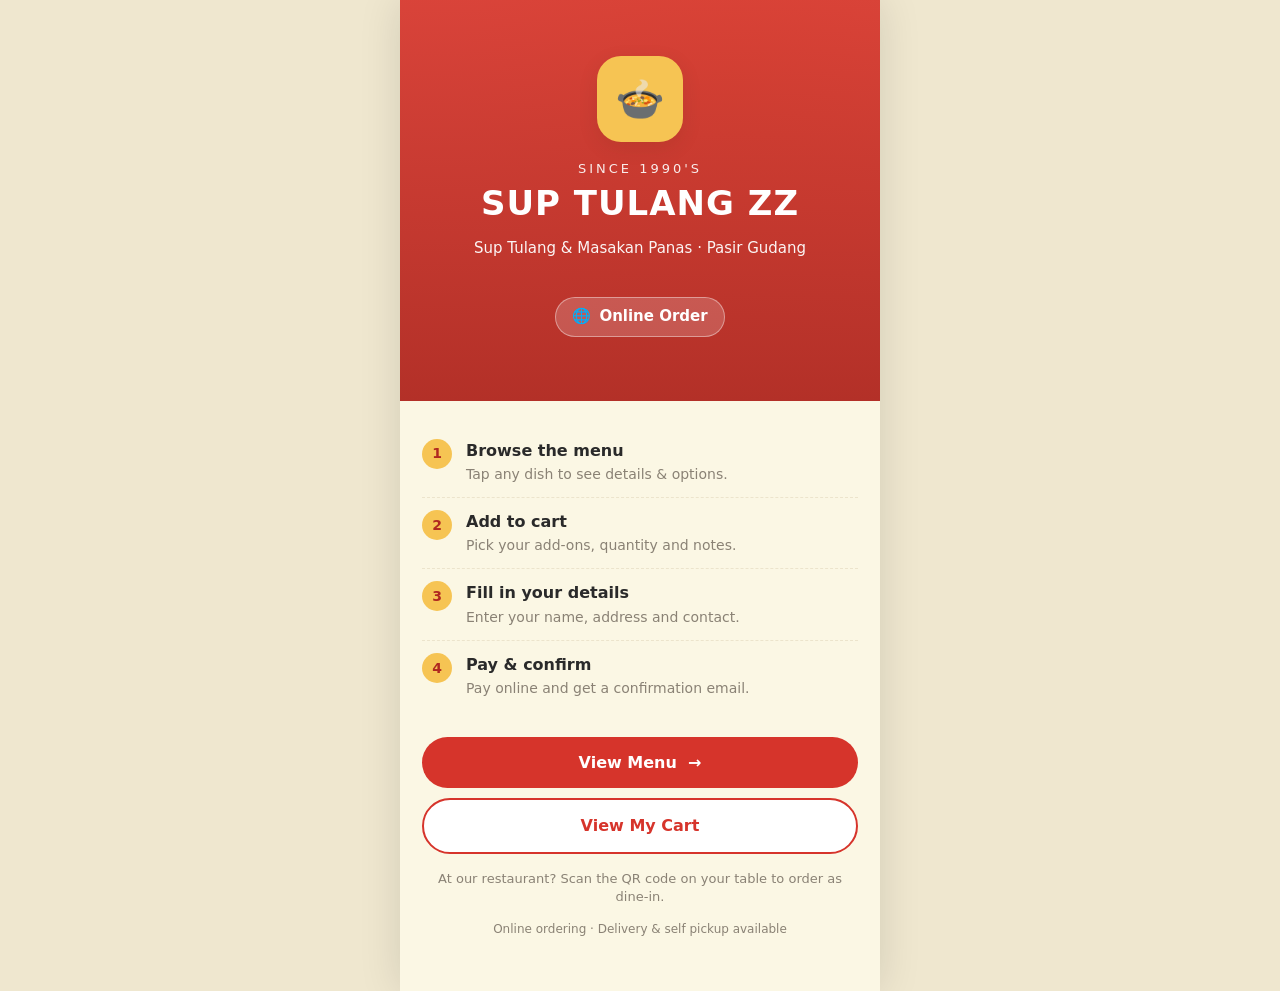
<file: index.html>
<!DOCTYPE html>
<html lang="en">
<head>
  <meta charset="UTF-8" />
  <meta name="viewport" content="width=device-width, initial-scale=1, maximum-scale=1, viewport-fit=cover" />
  <meta name="theme-color" content="#d6342b" />
  <title>Sup Tulang ZZ — Welcome</title>
  <link rel="stylesheet" href="css/style.css" />
</head>
<body>
  <div class="app">
    <section class="hero">
      <div class="logo-badge">🍲</div>
      <div class="since">Since 1990's</div>
      <h1>SUP TULANG ZZ</h1>
      <p class="tagline">Sup Tulang &amp; Masakan Panas · Pasir Gudang</p>
      <div class="table-pill">🍽️ <span id="tableLabel">Table —</span></div>
    </section>

    <div class="landing-body">
      <ol class="steps" id="steps">
        <li><span class="num">1</span><div><strong>Browse the menu</strong><span>Tap any dish to see details &amp; options.</span></div></li>
        <li><span class="num">2</span><div><strong>Add to cart</strong><span>Pick your add-ons, quantity and notes.</span></div></li>
        <li><span class="num">3</span><div><strong>Place your order</strong><span>We'll send it straight to the kitchen.</span></div></li>
        <li><span class="num">4</span><div><strong>Track it live</strong><span>Follow your order from pending to ready.</span></div></li>
      </ol>

      <a class="btn" href="menu.html">View Menu &nbsp;→</a>
      <div style="height:10px"></div>
      <a class="btn secondary" href="cart.html">View My Cart</a>

      <!-- Shown only when the customer has an order in progress so they can
           always get back to its live status (filled in by JS below). -->
      <a class="btn secondary" id="trackBtn" href="tracking.html" style="display:none;margin-top:10px">📦 Track My Current Order →</a>

      <p id="modeSwitch" style="text-align:center;font-size:13px;margin-top:16px"></p>

      <p id="footNote" style="text-align:center;color:var(--muted);font-size:12px;margin-top:14px">
        Dine-in self-ordering · No app download needed
      </p>
    </div>
  </div>

  <script src="js/data.js"></script>
  <script src="js/cart.js"></script>
  <script>
    const params = new URLSearchParams(location.search);

    // How long a scanned table stays "active". While it's active, returning to
    // this page keeps the customer on their table — important because the in-app
    // back arrow links to plain "index.html" (no ?table= param). After this
    // window a leftover table is treated as stale and dropped, so a later online
    // visitor on the same device isn't silently stuck on an old table.
    const TABLE_SESSION_MS = 3 * 60 * 60 * 1000; // 3 hours

    // A table is ONLY set by scanning the QR code on a table (index.html?table=7).
    // Accept a real table number only — ignore empty/junk like "?table=" or "?table=abc".
    const rawTable = (params.get("table") || "").trim();
    const isValidTable = /^\d{1,3}$/.test(rawTable) && Number(rawTable) > 0;

    if (isValidTable) {
      // Switching to a DIFFERENT table → start a fresh order history so one
      // table's orders don't show up under another.
      if (Table.get() && Table.get() !== rawTable) {
        ["sz_my_orders", "sz_current_order", "sz_online_order", "sz_payment", "sz_cart", "sz_checkout"]
          .forEach(k => localStorage.removeItem(k));
      }
      // Fresh QR scan → bind to this table and (re)start the table session clock.
      Table.set(rawTable);
      localStorage.setItem("sz_table_at", String(Date.now()));
    } else {
      // No table in the URL. Keep an existing table only if it was used recently
      // (same dining session — e.g. arrived here via the back arrow); otherwise
      // drop it so this becomes a clean online order.
      const at = Number(localStorage.getItem("sz_table_at") || 0);
      const recent = Table.get() && at && (Date.now() - at < TABLE_SESSION_MS);
      if (recent) {
        localStorage.setItem("sz_table_at", String(Date.now())); // keep session alive
      } else {
        Table.clear();
        localStorage.removeItem("sz_table_at");
      }
    }

    const t = Table.get();
    const pill       = document.querySelector(".table-pill");
    const footNote   = document.getElementById("footNote");
    const modeSwitch = document.getElementById("modeSwitch");

    if (t) {
      // ---- Dine-in (table) mode ----
      pill.innerHTML = "🍽️ <span>Table " + t + "</span>";
      footNote.textContent = "Dine-in self-ordering · No app download needed";

      // Safety valve: if someone reached this page with a leftover/restored
      // table in the URL but actually wants to order online, let them switch
      // cleanly instead of being silently stuck in dine-in.
      modeSwitch.innerHTML =
        'Not at the restaurant? <a href="#" id="goOnline" style="color:var(--red);font-weight:700">Order online instead →</a>';
    } else {
      // ---- Online mode ---- start a fresh browsing session, but KEEP any
      // order the customer has already placed so they can still track it.
      // (Wiping sz_current_order / sz_online_order here is what made the
      //  tracking page show "No active order" after navigating back home.)
      localStorage.removeItem("sz_checkout");
      localStorage.removeItem("sz_cart");

      pill.innerHTML = "🌐 <span>Online Order</span>";
      document.getElementById("steps").innerHTML = `
        <li><span class="num">1</span><div><strong>Browse the menu</strong><span>Tap any dish to see details &amp; options.</span></div></li>
        <li><span class="num">2</span><div><strong>Add to cart</strong><span>Pick your add-ons, quantity and notes.</span></div></li>
        <li><span class="num">3</span><div><strong>Fill in your details</strong><span>Enter your name, address and contact.</span></div></li>
        <li><span class="num">4</span><div><strong>Pay &amp; confirm</strong><span>Pay online and get a confirmation email.</span></div></li>
      `;
      footNote.textContent = "Online ordering · Delivery & self pickup available";
      modeSwitch.innerHTML =
        'At our restaurant? Scan the QR code on your table to order as dine-in.';
      modeSwitch.style.color = "var(--muted)";
    }

    // Drop the table binding and reload as a fresh online order.
    const goOnline = document.getElementById("goOnline");
    if (goOnline) {
      goOnline.addEventListener("click", (e) => {
        e.preventDefault();
        Table.clear();
        // Clear the table session + any in-progress dine-in cart/orders so online starts clean.
        ["sz_table_at", "sz_cart", "sz_current_order", "sz_payment", "sz_online_order", "sz_checkout", "sz_my_orders"]
          .forEach(k => localStorage.removeItem(k));
        // Reload without the ?table= param so we re-enter in online mode.
        location.replace(location.pathname);
      });
    }

    // Show "Track My Current Order" whenever the customer has a placed order
    // that isn't finished yet — so they can always return to its live status.
    (function showTrackIfActive() {
      let orders = [];
      try { orders = JSON.parse(localStorage.getItem("sz_my_orders") || "[]") || []; } catch (e) {}
      ["sz_current_order", "sz_online_order"].forEach(k => {
        try {
          const o = JSON.parse(localStorage.getItem(k) || "null");
          if (o && o.id && !orders.some(x => x.id === o.id)) orders.push(o);
        } catch (e) {}
      });
      const anyActive = orders.some(o => o && o.id && o.status !== "completed" && o.status !== "arrived");
      if (anyActive) document.getElementById("trackBtn").style.display = "block";
    })();
  </script>
</body>
</html>
</file>
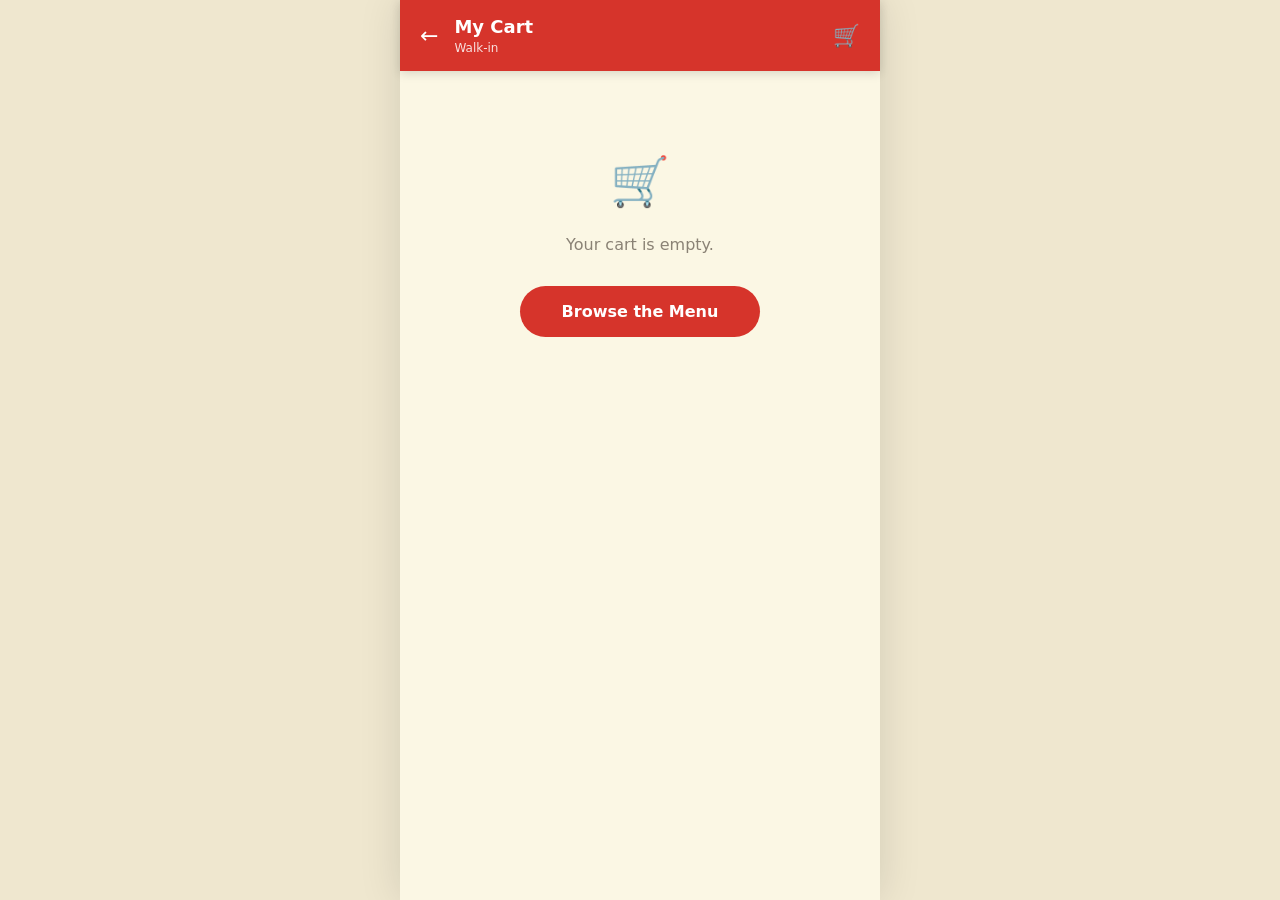
<file: cart.html>
<!DOCTYPE html>
<html lang="en">
<head>
  <meta charset="UTF-8" />
  <meta name="viewport" content="width=device-width, initial-scale=1, maximum-scale=1, viewport-fit=cover" />
  <meta name="theme-color" content="#d6342b" />
  <title>My Cart — Sup Tulang ZZ</title>
  <link rel="stylesheet" href="css/style.css" />
</head>
<body>
  <div class="app">
    <header class="header">
      <a class="back" href="menu.html">←</a>
      <div class="title">My Cart <small id="tableSmall">Table —</small></div>
      <a class="cart-link" href="cart.html">🛒<span class="cart-badge">0</span></a>
    </header>

    <main class="page" id="page">
      <!-- filled by JS -->
    </main>

    <!-- Sticky checkout footer (hidden when cart empty) -->
    <div class="sticky-footer" id="footer" style="display:none">
      <button class="btn" id="placeBtn">Place Order · <span id="footTotal">RM 0.00</span></button>
    </div>
  </div>

  <script src="js/data.js"></script>
  <script src="js/cart.js"></script>
  <script>
  document.getElementById("tableSmall").textContent = Table.get() ? ("Table " + Table.get()) : "Walk-in";

  const pageEl   = document.getElementById("page");
  const footerEl = document.getElementById("footer");

  function lineMeta(it) {
    const parts = [];
    if (it.variant) parts.push(it.variant.name);
    (it.addons || []).forEach(a => parts.push("+ " + a.name));
    return parts.join(" · ");
  }

  function render() {
    const items = Cart.get();

    if (!items.length) {
      pageEl.innerHTML = `
        <div class="empty">
          <div class="big">🛒</div>
          <p>Your cart is empty.</p>
          <a class="btn" href="menu.html" style="max-width:240px;margin:14px auto 0">Browse the Menu</a>
        </div>`;
      footerEl.style.display = "none";
      return;
    }

    const isOnline = !Table.get();

    let html = isOnline
      ? `<div class="note-banner">🌐 Online order. Please confirm your items before checkout.</div>`
      : `<div class="note-banner">🍽️ Dine-in order for <strong>Table ${Table.get()}</strong>. Please confirm your items before placing the order.</div>`;

    items.forEach(it => {
      const sig = Cart.signature(it);
      const meta = lineMeta(it);
      html += `
        <div class="cart-item" data-sig="${encodeURIComponent(sig)}">
          <div class="thumb">${thumbHTML(it.img, it.emoji)}</div>
          <div class="ci-info">
            <div class="ci-name">${it.name}</div>
            ${meta ? `<div class="ci-meta">${meta}</div>` : ""}
            ${it.notes ? `<div class="ci-notes">"${it.notes}"</div>` : ""}
            <div class="ci-bottom">
              <div class="qty sm">
                <button class="dec" aria-label="Decrease">−</button>
                <span class="val">${it.qty}</span>
                <button class="inc" aria-label="Increase">+</button>
              </div>
              <div class="ci-price">${formatRM(Cart.unitPrice(it) * it.qty)}</div>
            </div>
            <div style="margin-top:6px"><button class="ci-remove">Remove</button></div>
          </div>
        </div>`;
    });

    // Show customer details + note only for walk-in
    if (!isOnline) {
      html += `
        <h3 style="margin:22px 0 10px;font-size:16px">Your details</h3>
        <div class="field">
          <label for="custName">Name <span style="color:var(--muted);font-weight:400">(so staff can call you)</span></label>
          <input id="custName" type="text" placeholder="e.g. Amirul" value="${localStorage.getItem('sz_name')||''}" />
        </div>
        <div class="field">
          <label for="orderNote">Note for the kitchen (optional)</label>
          <textarea id="orderNote" rows="2" placeholder="e.g. serve drinks first"></textarea>
        </div>`;
    }

    html += `
      <div class="summary">
        <div class="row"><span class="muted">Subtotal</span><span>${formatRM(Cart.subtotal())}</span></div>
        <div class="row"><span class="muted">SST (${(RESTAURANT.taxRate*100).toFixed(0)}%)</span><span>${formatRM(Cart.tax())}</span></div>
        <div class="row total"><span>Total</span><span>${formatRM(Cart.total())}</span></div>
      </div>
      ${!isOnline ? `<p style="text-align:center;color:var(--muted);font-size:12px;margin-top:14px">Your order will be sent straight to the kitchen.</p>` : ""}`;

    pageEl.innerHTML = html;

    // Update footer button label
    const placeBtn = document.getElementById("placeBtn");
    placeBtn.innerHTML = isOnline
      ? `Proceed to Checkout · <span id="footTotal">${formatRM(Cart.total())}</span>`
      : `Proceed to Payment · <span id="footTotal">${formatRM(Cart.total())}</span>`;

    footerEl.style.display = "block";
  }

  /* Quantity + remove (event delegation) */
  pageEl.addEventListener("click", (e) => {
    const row = e.target.closest(".cart-item");
    if (!row) return;
    const sig = decodeURIComponent(row.dataset.sig);
    const it = Cart.get().find(i => Cart.signature(i) === sig);
    if (!it) return;

    if (e.target.closest(".inc"))           Cart.setQty(sig, it.qty + 1);
    else if (e.target.closest(".dec"))      Cart.setQty(sig, it.qty - 1);
    else if (e.target.closest(".ci-remove")) { Cart.remove(sig); toast("Item removed"); }
    else return;
    render();
  });

  /* Place order button */
  document.getElementById("footer").addEventListener("click", async (e) => {
    if (!e.target.closest("#placeBtn")) return;
    if (!Cart.count()) { toast("Your cart is empty"); return; }

    const btn = document.getElementById("placeBtn");
    btn.disabled = true;

    if (Table.get()) {
      // Dine-in: collect name/note, then go to the payment step.
      // The order is only placed after the customer picks how to pay
      // (pay at counter or pay online) on payment.html.
      const name = (document.getElementById("custName")?.value || "").trim();
      const note = (document.getElementById("orderNote")?.value || "").trim();
      if (name) localStorage.setItem("sz_name", name);
      localStorage.setItem("sz_table_info", JSON.stringify({ name, note }));

      location.href = "payment.html";
    } else {
      // Online: keep cart, go to checkout
      location.href = "checkout.html";
    }
  });

  render();
  </script>
</body>
</html>
</file>
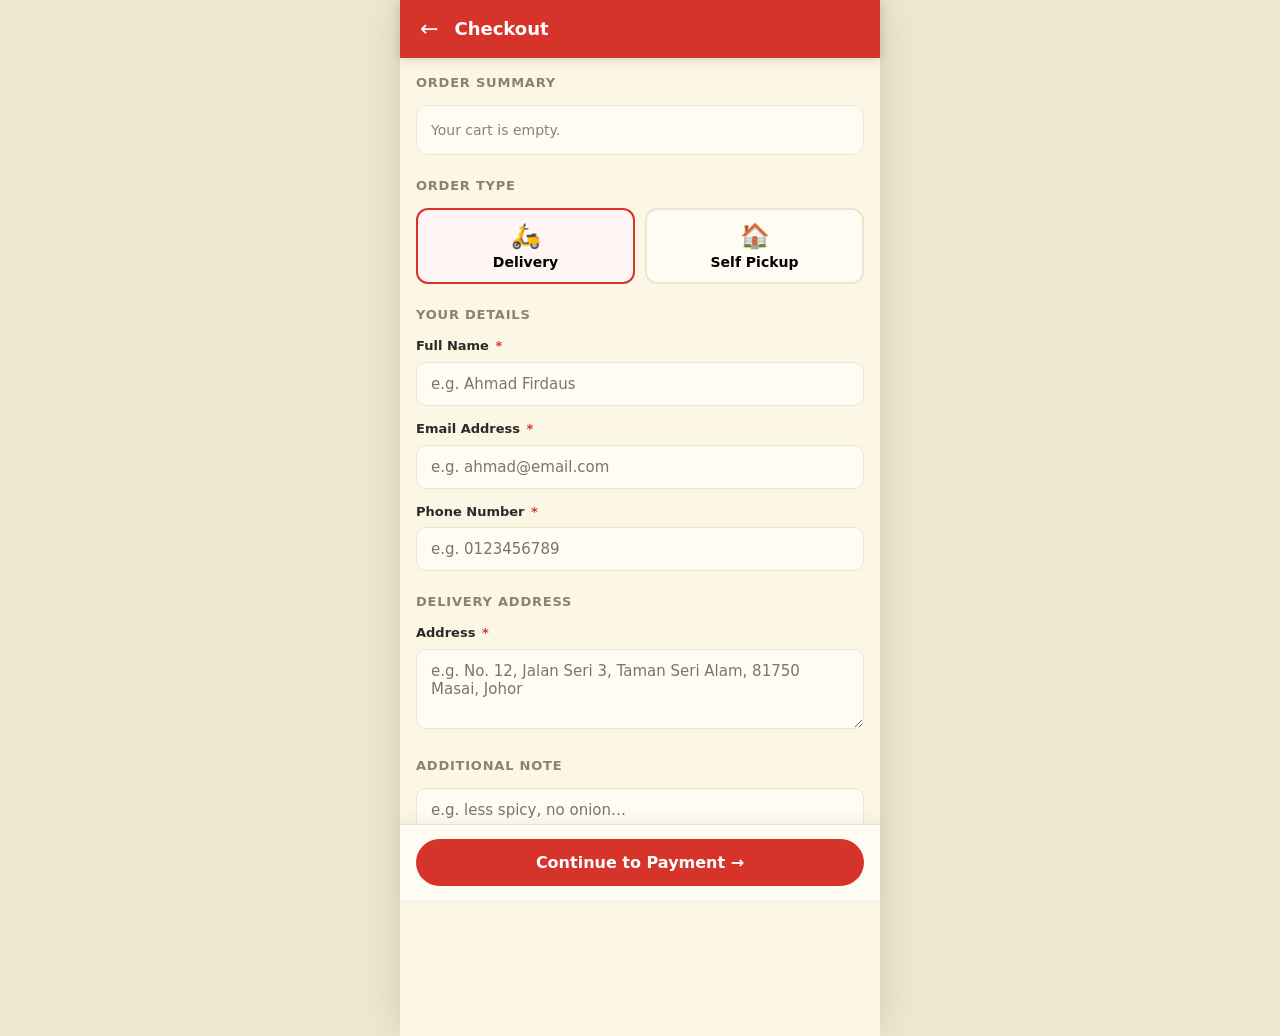
<file: checkout.html>
<!DOCTYPE html>
<html lang="en">
<head>
  <meta charset="UTF-8" />
  <meta name="viewport" content="width=device-width, initial-scale=1, maximum-scale=1, viewport-fit=cover" />
  <meta name="theme-color" content="#d6342b" />
  <title>Checkout — Sup Tulang ZZ</title>
  <link rel="stylesheet" href="css/style.css" />
  <style>
    .section { margin: 0 0 22px; }
    .section h3 { font-size: 13px; font-weight: 700; color: var(--muted); text-transform: uppercase; letter-spacing: .06em; margin: 0 0 12px; }

    .field { margin-bottom: 14px; }
    .field label { font-size: 13px; font-weight: 600; display: block; margin-bottom: 6px; }
    .field label .req { color: var(--red); margin-left: 2px; }
    .field input, .field textarea {
      width: 100%; box-sizing: border-box;
      padding: 12px 14px; border-radius: 10px;
      border: 1.5px solid var(--line); font-size: 15px;
      background: var(--card); font-family: inherit;
    }
    .field input:focus, .field textarea:focus { outline: none; border-color: var(--red); }
    .field textarea { resize: vertical; min-height: 80px; }
    .field .err { color: #c0392b; font-size: 12px; margin-top: 4px; display: none; }

    /* Order summary */
    .mini-summary { background: var(--card); border: 1px solid var(--line); border-radius: 12px; padding: 14px; }
    .mini-row { display: flex; justify-content: space-between; font-size: 14px; margin-bottom: 6px; }
    .mini-row:last-child { margin-bottom: 0; }
    .mini-row.total { font-weight: 800; font-size: 16px; border-top: 1px dashed var(--line); padding-top: 10px; margin-top: 4px; }
    .mini-row .muted { color: var(--muted); }

    /* Delivery type toggle */
    .dtype-row { display: flex; gap: 10px; margin-bottom: 16px; }
    .dtype-btn {
      flex: 1; padding: 12px 10px; border-radius: 12px;
      border: 2px solid var(--line); background: var(--card);
      font-size: 14px; font-weight: 700; cursor: pointer;
      display: flex; flex-direction: column; align-items: center; gap: 4px;
      transition: border-color .15s, background .15s;
    }
    .dtype-btn .icon { font-size: 24px; }
    .dtype-btn.active { border-color: var(--red); background: #fff5f5; }
  </style>
</head>
<body>
  <div class="app">
    <header class="header">
      <a class="back" href="cart.html">←</a>
      <div class="title">Checkout</div>
      <span></span>
    </header>

    <main class="page" id="page">

      <!-- Order summary -->
      <div class="section">
        <h3>Order Summary</h3>
        <div class="mini-summary" id="miniSummary">
          <div class="mini-row"><span class="muted">Loading…</span></div>
        </div>
      </div>

      <!-- Delivery type -->
      <div class="section">
        <h3>Order Type</h3>
        <div class="dtype-row">
          <button class="dtype-btn active" id="btnDelivery" onclick="switchType('delivery')">
            <span class="icon">🛵</span>Delivery
          </button>
          <button class="dtype-btn" id="btnPickup" onclick="switchType('pickup')">
            <span class="icon">🏠</span>Self Pickup
          </button>
        </div>
      </div>

      <!-- Customer details -->
      <div class="section">
        <h3>Your Details</h3>
        <div class="field">
          <label for="custName">Full Name <span class="req">*</span></label>
          <input id="custName" type="text" placeholder="e.g. Ahmad Firdaus" />
          <div class="err" id="errName">Please enter your name.</div>
        </div>
        <div class="field">
          <label for="custEmail">Email Address <span class="req">*</span></label>
          <input id="custEmail" type="email" placeholder="e.g. ahmad@email.com" />
          <div class="err" id="errEmail">Please enter a valid email.</div>
        </div>
        <div class="field">
          <label for="custPhone">Phone Number <span class="req">*</span></label>
          <input id="custPhone" type="tel" placeholder="e.g. 0123456789" />
          <div class="err" id="errPhone">Please enter your phone number.</div>
        </div>
      </div>

      <!-- Delivery address (hidden for pickup) -->
      <div class="section" id="addressSection">
        <h3>Delivery Address</h3>
        <div class="field">
          <label for="address">Address <span class="req">*</span></label>
          <textarea id="address" placeholder="e.g. No. 12, Jalan Seri 3, Taman Seri Alam, 81750 Masai, Johor"></textarea>
          <div class="err" id="errAddress">Please enter your delivery address.</div>
        </div>
      </div>

      <!-- Note -->
      <div class="section">
        <h3>Additional Note</h3>
        <div class="field">
          <textarea id="orderNote" rows="2" placeholder="e.g. less spicy, no onion…"></textarea>
        </div>
      </div>

    </main>

    <div class="sticky-footer">
      <button class="btn" id="continueBtn">Continue to Payment →</button>
    </div>
  </div>

  <script src="js/data.js"></script>
  <script src="js/cart.js"></script>
  <script>
  // Clear any previous order data for fresh online session
  localStorage.removeItem("sz_current_order");
  localStorage.removeItem("sz_payment");
  localStorage.removeItem("sz_online_order");

  let deliveryType = "delivery";

  // Render cart summary
  function renderSummary() {
    const el = document.getElementById("miniSummary");
    const items = Cart.get();
    if (!items.length) {
      el.innerHTML = `<div class="mini-row"><span class="muted">Your cart is empty.</span></div>`;
      return;
    }
    let rows = items.map(it => {
      const label = it.variant ? it.variant.name : null;
      return `<div class="mini-row"><span>${it.qty}× ${it.name}${label ? " ("+label+")" : ""}</span><span>${formatRM(Cart.unitPrice(it) * it.qty)}</span></div>`;
    }).join("");
    rows += `
      <div class="mini-row"><span class="muted">Subtotal</span><span>${formatRM(Cart.subtotal())}</span></div>
      <div class="mini-row"><span class="muted">SST (6%)</span><span>${formatRM(Cart.tax())}</span></div>
      <div class="mini-row total"><span>Total</span><span>${formatRM(Cart.total())}</span></div>`;
    el.innerHTML = rows;
  }

  function switchType(type) {
    deliveryType = type;
    document.getElementById("btnDelivery").classList.toggle("active", type === "delivery");
    document.getElementById("btnPickup").classList.toggle("active", type === "pickup");
    document.getElementById("addressSection").style.display = type === "delivery" ? "block" : "none";
  }

  // Restore saved values
  const saved = JSON.parse(localStorage.getItem("sz_checkout") || "{}");
  if (saved.name)  document.getElementById("custName").value  = saved.name;
  if (saved.email) document.getElementById("custEmail").value = saved.email;
  if (saved.phone) document.getElementById("custPhone").value = saved.phone;

  // Validate & proceed
  document.getElementById("continueBtn").addEventListener("click", () => {
    let valid = true;

    const name  = document.getElementById("custName").value.trim();
    const email = document.getElementById("custEmail").value.trim();
    const phone = document.getElementById("custPhone").value.trim();
    const address = document.getElementById("address").value.trim();
    const note  = document.getElementById("orderNote").value.trim();

    if (!name)  { document.getElementById("errName").style.display  = "block"; valid = false; }
    else          document.getElementById("errName").style.display  = "none";

    const emailOk = /^[^\s@]+@[^\s@]+\.[^\s@]+$/.test(email);
    if (!emailOk) { document.getElementById("errEmail").style.display = "block"; valid = false; }
    else            document.getElementById("errEmail").style.display = "none";

    if (!phone) { document.getElementById("errPhone").style.display = "block"; valid = false; }
    else          document.getElementById("errPhone").style.display = "none";

    if (deliveryType === "delivery" && !address) {
      document.getElementById("errAddress").style.display = "block"; valid = false;
    } else {
      document.getElementById("errAddress").style.display = "none";
    }

    if (!valid) return;

    // Save checkout details for payment + confirmation pages
    const checkoutData = {
      name, email, phone, note,
      delivery_type: deliveryType,
      address: deliveryType === "delivery" ? address : null,
      order_type: "online",
    };
    localStorage.setItem("sz_checkout", JSON.stringify(checkoutData));

    location.href = "payment.html";
  });

  renderSummary();
  </script>
</body>
</html>
</file>
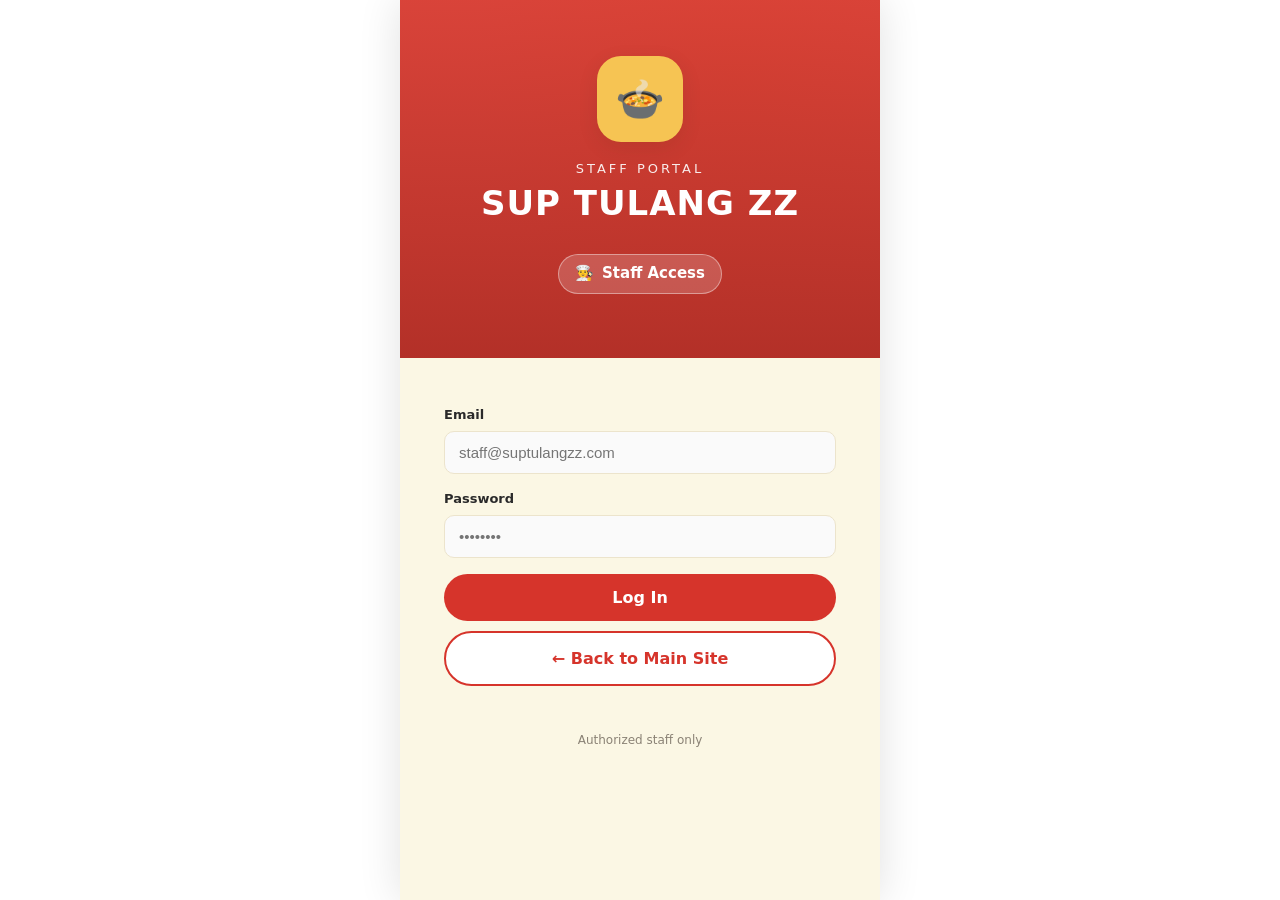
<file: kitchen.html>
<!DOCTYPE html>
<html lang="en">
<head>
  <meta charset="UTF-8" />
  <meta name="viewport" content="width=device-width, initial-scale=1" />
  <title>Kitchen / Waiter — Sup Tulang ZZ</title>
  <link rel="stylesheet" href="css/style.css" />
  <style>
    .app { max-width: 760px; }

    /* Header extras */
    .staff-info { font-size: 13px; color: #fff; opacity: .85; }
    .logout-btn {
      background: rgba(255,255,255,.2); border: none; color: #fff;
      padding: 6px 12px; border-radius: 8px; font-size: 13px;
      font-weight: 700; cursor: pointer;
    }
    .logout-btn:hover { background: rgba(255,255,255,.35); }

    /* Role badge */
    .role-badge {
      display: inline-block; padding: 4px 12px; border-radius: 20px;
      font-size: 12px; font-weight: 700; text-transform: uppercase;
      letter-spacing: .05em; margin-left: 8px;
    }
    .role-badge.kitchen { background: #fff3e0; color: #e65100; }
    .role-badge.waiter  { background: #e8f5e9; color: #2e7d32; }

    /* Order cards */
    .staff-grid { display: grid; gap: 12px; }
    .ord {
      background: var(--card); border: 1px solid var(--line);
      border-radius: var(--radius); padding: 14px;
      box-shadow: var(--shadow);
      transition: border-color .2s;
    }
    .ord.is-ready { border-color: #4caf50; }

    .ord .top { display: flex; justify-content: space-between; align-items: center; gap: 8px; flex-wrap: wrap; }
    .ord .oid { font-weight: 800; color: var(--red); font-size: 15px; }
    .ord .lines { margin: 8px 0; font-size: 14px; }
    .ord .lines li { margin: 2px 0; }
    .muted2 { color: var(--muted); font-size: 12px; }

    /* Action buttons */
    .ord .acts { display: flex; gap: 8px; flex-wrap: wrap; margin-top: 10px; }
    .ord .acts button {
      flex: 1; min-width: 110px; padding: 10px;
      border-radius: 10px; font-weight: 700; font-size: 13px;
      border: 1px solid var(--line); background: #fff; cursor: pointer;
      transition: background .15s, color .15s;
    }
    .ord .acts button.on  { background: var(--red); color: #fff; border-color: var(--red); }
    .ord .acts button.complete-btn {
      background: #4caf50; color: #fff; border-color: #4caf50;
    }
    .ord .acts button:disabled { opacity: .5; cursor: not-allowed; }

    /* Ready alert banner */
    .ready-alert {
      display: none;
      background: #e8f5e9; border: 1px solid #a5d6a7;
      border-radius: 10px; padding: 12px 16px;
      font-size: 14px; color: #2e7d32; font-weight: 600;
      margin-bottom: 14px; text-align: center;
    }
    .ready-alert.show { display: block; }

    /* Clock */
    .clock { color: #fff; font-size: 13px; opacity: .85; }

    /* Empty */
    .empty-state { text-align: center; padding: 40px 20px; color: var(--muted); }
    .empty-state .big { font-size: 40px; margin-bottom: 10px; }

    /* Payment badge */
    .pay-badge { display: inline-block; padding: 3px 10px; border-radius: 999px;
                 font-size: 12px; font-weight: 700; }
    .pay-badge.paid   { background: #e8f5e9; color: #2e7d32; }
    .pay-badge.unpaid { background: #fff3e0; color: #e65100; }
    .markpaid-btn { padding: 4px 12px; border-radius: 999px; border: 1.5px solid #e65100;
                    background: #fff; color: #e65100; font-size: 12px; font-weight: 700; cursor: pointer; }
    .markpaid-btn:hover    { background: #fff3e0; }
    .markpaid-btn:disabled { opacity: .5; cursor: not-allowed; }
  </style>
</head>
<body>
  <div class="app">
    <header class="header" style="display:flex;justify-content:space-between;align-items:center">
      <div>
        <span style="font-weight:800;color:#fff;font-size:16px">Sup Tulang ZZ</span>
        <span class="role-badge" id="roleBadge">—</span>
      </div>
      <span class="clock" id="clock"></span>
      <div style="display:flex;align-items:center;gap:10px">
        <span class="staff-info" id="staffName"></span>
        <button class="logout-btn" id="logoutBtn">Logout</button>
      </div>
    </header>

    <main class="page">
      <!-- Ready alert for waiter -->
      <div class="ready-alert" id="readyAlert">
        🔔 One or more orders are <strong>Ready</strong> — please deliver to the table!
      </div>

      <div class="note-banner" id="roleBanner" style="margin:0 0 12px">
        Loading…
      </div>

      <div class="staff-grid" id="grid">
        <p class="muted2">Loading orders…</p>
      </div>
    </main>
  </div>

  <script src="js/data.js"></script>
  <script src="js/cart.js"></script>
  <script>
  const STATUSES = ["pending", "preparing", "ready", "completed"];
  const LABEL    = { pending: "Pending", preparing: "Preparing", ready: "Ready", completed: "Completed" };

  let currentRole = null;
  let currentName = null;
  let prevReadyIds = new Set();

  // Check auth from localStorage
  async function checkAuth() {
    const saved = localStorage.getItem("sz_staff");
    if (saved) {
      const s = JSON.parse(saved);
      currentRole = s.role;
      currentName = s.name;
      return true;
    }
    location.href = "staff-login.html";
    return false;
  }

  function setupHeader() {
    document.getElementById("staffName").textContent  = currentName;
    document.getElementById("roleBadge").textContent  = currentRole === "kitchen" ? "👨‍🍳 Kitchen" : "🛎️ Waiter";
    document.getElementById("roleBadge").className    = "role-badge " + currentRole;

    if (currentRole === "kitchen") {
      document.getElementById("roleBanner").textContent = "👨‍🍳 Kitchen view — update order status as you prepare each order.";
    } else {
      document.getElementById("roleBanner").textContent = "🛎️ Waiter view — you'll be alerted when orders are ready. Mark as Completed after delivery.";
    }
  }

  function lineText(it) {
    const extra = [it.variant_name, it.addons_text].filter(Boolean).join(", ");
    return `${it.qty}× ${it.name}${extra ? " (" + extra + ")" : ""}${it.notes ? " — \"" + it.notes + "\"" : ""}`;
  }

  function renderOrders(orders) {
    const grid = document.getElementById("grid");

    // Check for newly ready orders (waiter alert)
    if (currentRole === "waiter") {
      const readyOrders  = orders.filter(o => o.status === "ready");
      const newReadyIds  = new Set(readyOrders.map(o => o.id));
      const hasNewReady  = readyOrders.some(o => !prevReadyIds.has(o.id));

      if (hasNewReady && prevReadyIds.size > 0) {
        // Play a beep if possible
        try {
          const ctx = new AudioContext();
          const osc = ctx.createOscillator();
          const gain = ctx.createGain();
          osc.connect(gain); gain.connect(ctx.destination);
          osc.frequency.value = 880;
          gain.gain.setValueAtTime(0.3, ctx.currentTime);
          gain.gain.exponentialRampToValueAtTime(0.001, ctx.currentTime + 0.6);
          osc.start(); osc.stop(ctx.currentTime + 0.6);
        } catch (e) {}
      }

      prevReadyIds = newReadyIds;
      document.getElementById("readyAlert").classList.toggle("show", readyOrders.length > 0);
    }

    // Sort: completed goes to bottom
    const statusOrder = { pending: 0, preparing: 1, ready: 2, completed: 3 };
    const visible = (currentRole === "kitchen"
      ? orders.filter(o => o.status !== "completed")
      : orders
    ).sort((a, b) => (statusOrder[a.status] ?? 0) - (statusOrder[b.status] ?? 0));

    if (!visible.length) {
      grid.innerHTML = `<div class="empty-state"><div class="big">${currentRole === "kitchen" ? "🍳" : "🛎️"}</div><p>No active orders right now.</p></div>`;
      return;
    }

    grid.innerHTML = visible.map(o => {
      const isReady = o.status === "ready";

      // Payment badge — paid (online) vs unpaid (pay at counter)
      const pay = o.payment;
      const paidLike = pay && (pay.status === "paid" || pay.status === "success");
      const payBadge = pay
        ? `<span class="pay-badge ${paidLike ? "paid" : "unpaid"}">${
            paidLike
              ? "✅ Paid" + (pay.payment_method ? " · " + pay.payment_method : "")
              : "🧾 Unpaid · pay at counter"
          }</span>`
        : "";
      // Staff can settle an unpaid (pay-at-counter) order once the customer pays.
      const markPaidBtn = (pay && !paidLike)
        ? `<button class="markpaid-btn" data-paid="${o.id}">💵 Mark Paid</button>`
        : "";

      // Kitchen: show Pending / Preparing / Ready buttons (no Completed)
      // Waiter: read-only status + Completed button only if Ready
      let actionsHTML = "";

      if (currentRole === "kitchen") {
        const kitchenStatuses = ["pending", "preparing", "ready"];
        actionsHTML = `<div class="acts">
          ${kitchenStatuses.map(s => `
            <button class="${s === o.status ? "on" : ""}" data-id="${o.id}" data-s="${s}">
              ${LABEL[s]}
            </button>`).join("")}
        </div>`;
      } else {
        // Waiter
        if (o.status === "completed") {
          actionsHTML = `<div class="acts"><span class="muted2">✅ Delivered</span></div>`;
        } else if (isReady) {
          actionsHTML = `<div class="acts"><button class="complete-btn" data-id="${o.id}" data-s="completed">✅ Mark Completed</button></div>`;
        } else {
          actionsHTML = `<div class="acts"><span class="muted2">Waiting for kitchen…</span></div>`;
        }
      }

      return `
        <div class="ord ${isReady ? "is-ready" : ""}">
          <div class="top">
            <span class="oid">#${o.id}</span>
            <span class="status-pill ${o.status}">${LABEL[o.status]}</span>
          </div>
          <div class="muted2">
            ${o.table_no ? "Table " + o.table_no : "Online Order"}
            ${o.customer_name ? " · " + o.customer_name : ""}
            · ${o.created_at || ""}
          </div>
          ${payBadge ? `<div style="margin-top:6px;display:flex;gap:8px;align-items:center;flex-wrap:wrap">${payBadge}${markPaidBtn}</div>` : ""}
          <ul class="lines">${(o.items || []).map(it => `<li>${lineText(it)}</li>`).join("")}</ul>
          ${o.note ? `<div class="muted2">Note: ${o.note}</div>` : ""}
          <div style="font-weight:800;margin-top:6px">${formatRM(o.total)}</div>
          ${actionsHTML}
        </div>`;
    }).join("");
  }

  async function load() {
    try {
      const r = await fetch("api/orders.php", { cache: "no-store" });
      if (!r.ok) throw 0;
      const orders = await r.json();
      renderOrders(orders);
    } catch (e) {
      document.getElementById("grid").innerHTML = `
        <div class="note-banner">⚠️ Can't reach the backend. Make sure XAMPP is running.</div>`;
    }
  }

  // Status update (works for both kitchen and waiter)
  document.getElementById("grid").addEventListener("click", async (e) => {
    const b = e.target.closest("button[data-s]");
    if (!b) return;
    b.disabled = true;
    try {
      await fetch("api/order_status.php", {
        method: "POST",
        headers: { "Content-Type": "application/json" },
        body: JSON.stringify({ id: b.dataset.id, status: b.dataset.s }),
      });
    } catch (e) {}
    load();
  });

  // Mark a "pay at counter" order as paid
  document.getElementById("grid").addEventListener("click", async (e) => {
    const b = e.target.closest("button[data-paid]");
    if (!b) return;
    b.disabled = true;
    try {
      await fetch("api/mark_paid.php", {
        method: "POST",
        headers: { "Content-Type": "application/json" },
        body: JSON.stringify({ id: b.dataset.paid }),
      });
    } catch (e) {}
    load();
  });

  document.getElementById("logoutBtn").addEventListener("click", async () => {
    localStorage.removeItem("sz_staff");
    location.href = "staff-login.html";
  });

  // Clock
  function tick() { document.getElementById("clock").textContent = new Date().toLocaleTimeString(); }
  setInterval(tick, 1000); tick();

  // Init
  (async () => {
    const ok = await checkAuth();
    if (!ok) return;
    setupHeader();
    load();
    setInterval(load, 5000);
  })();
  </script>
</body>
</html>
</file>
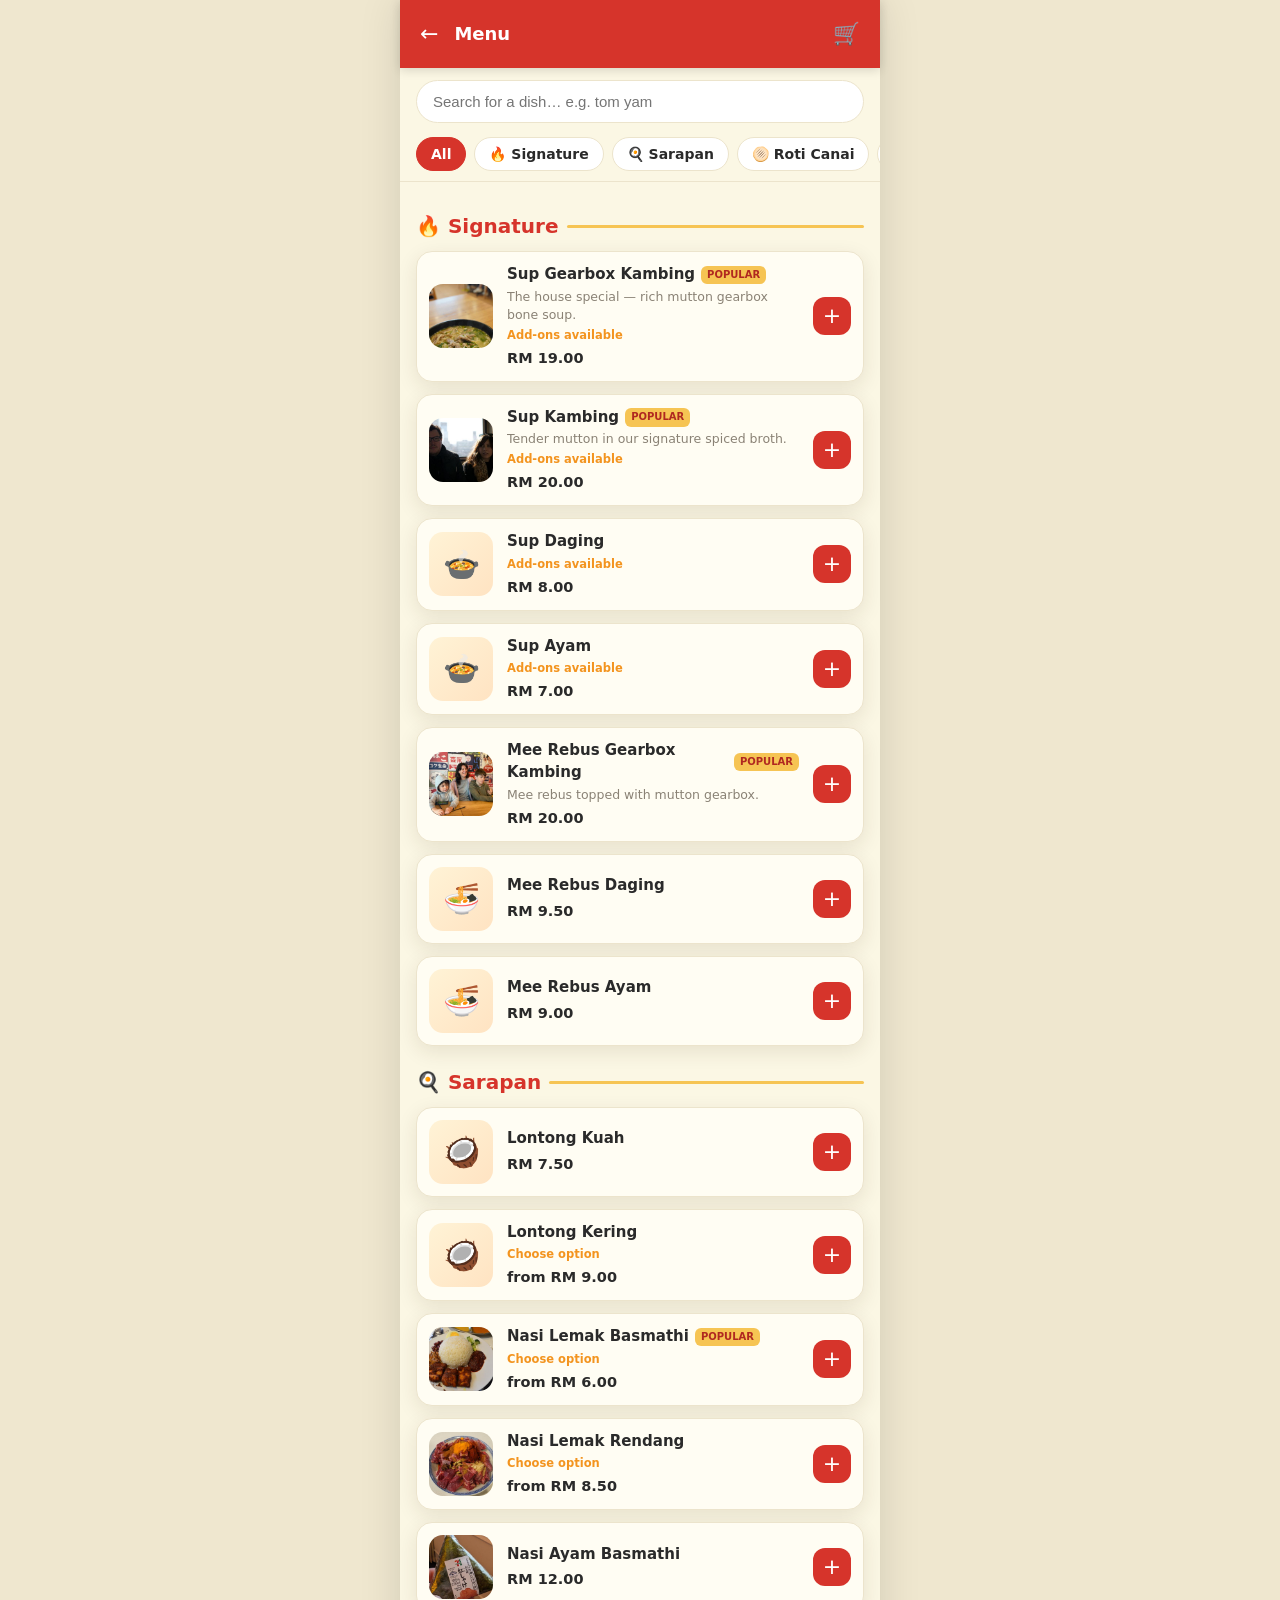
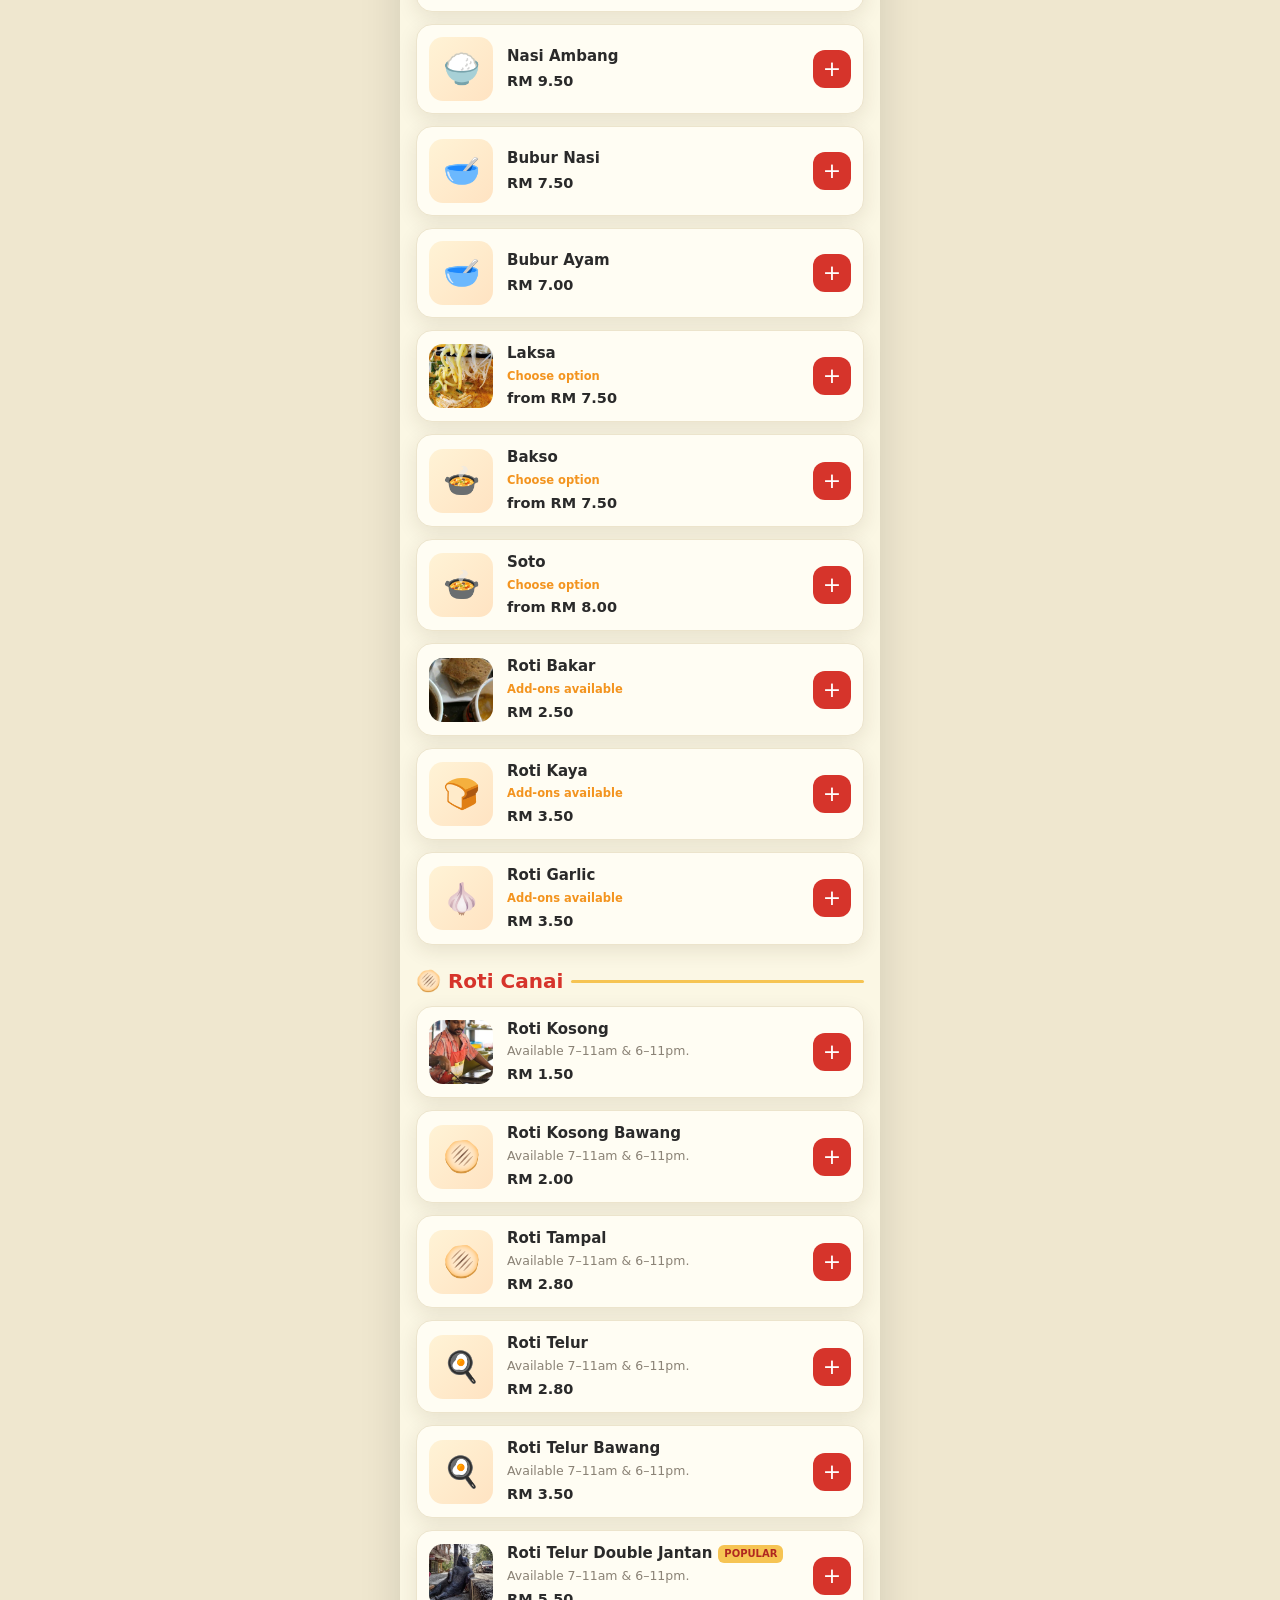
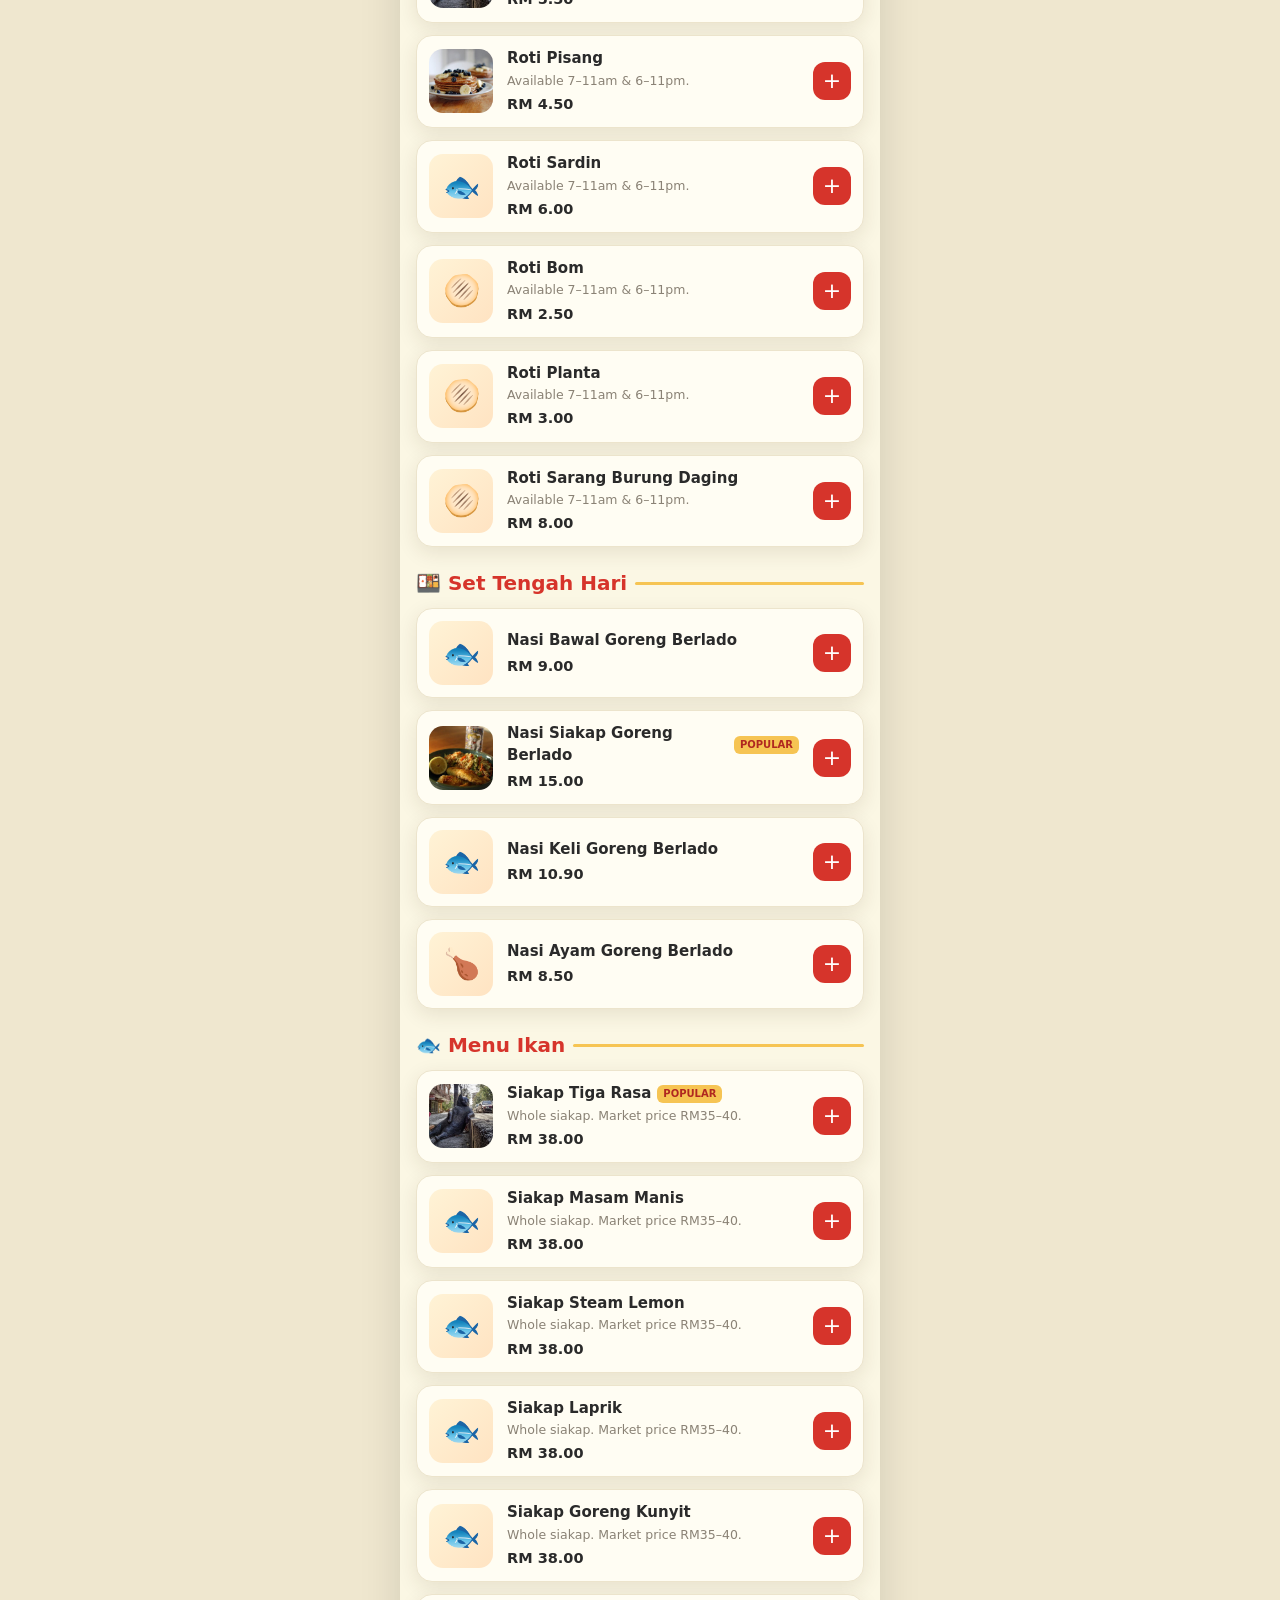
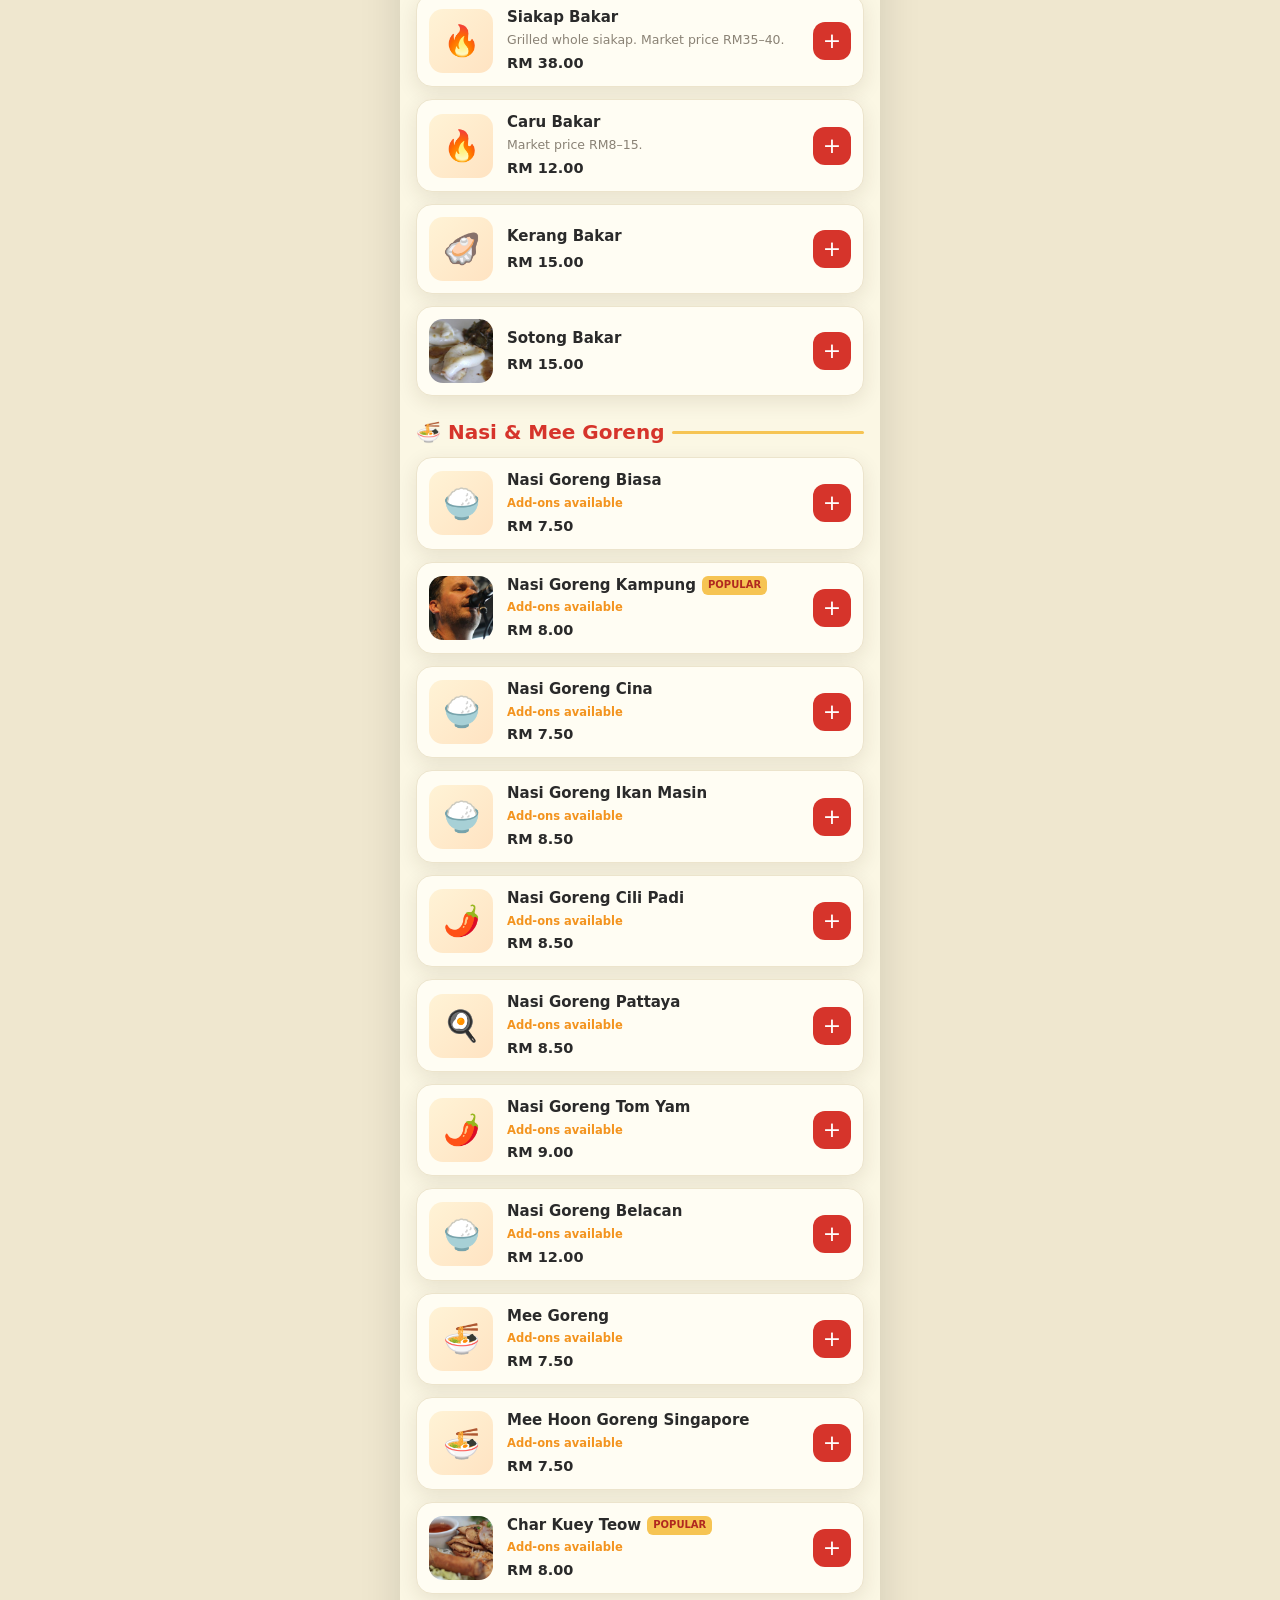
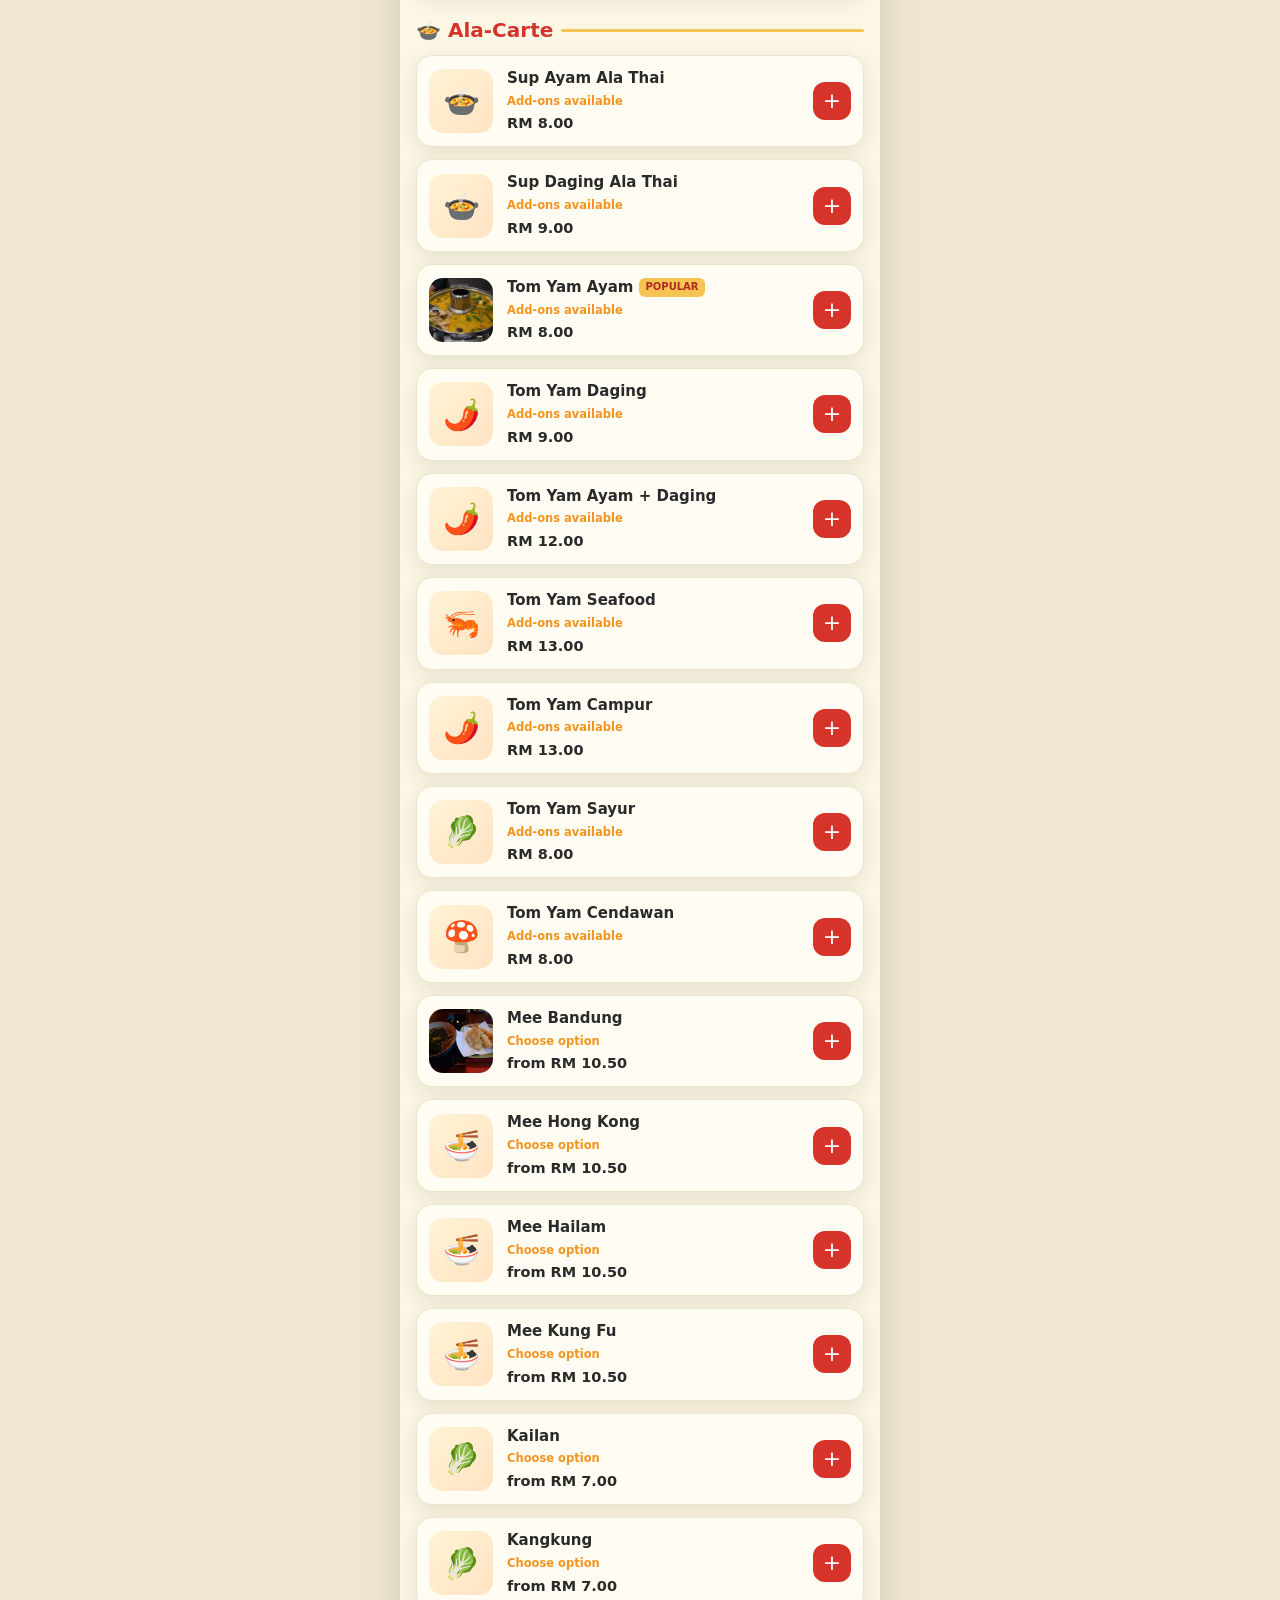
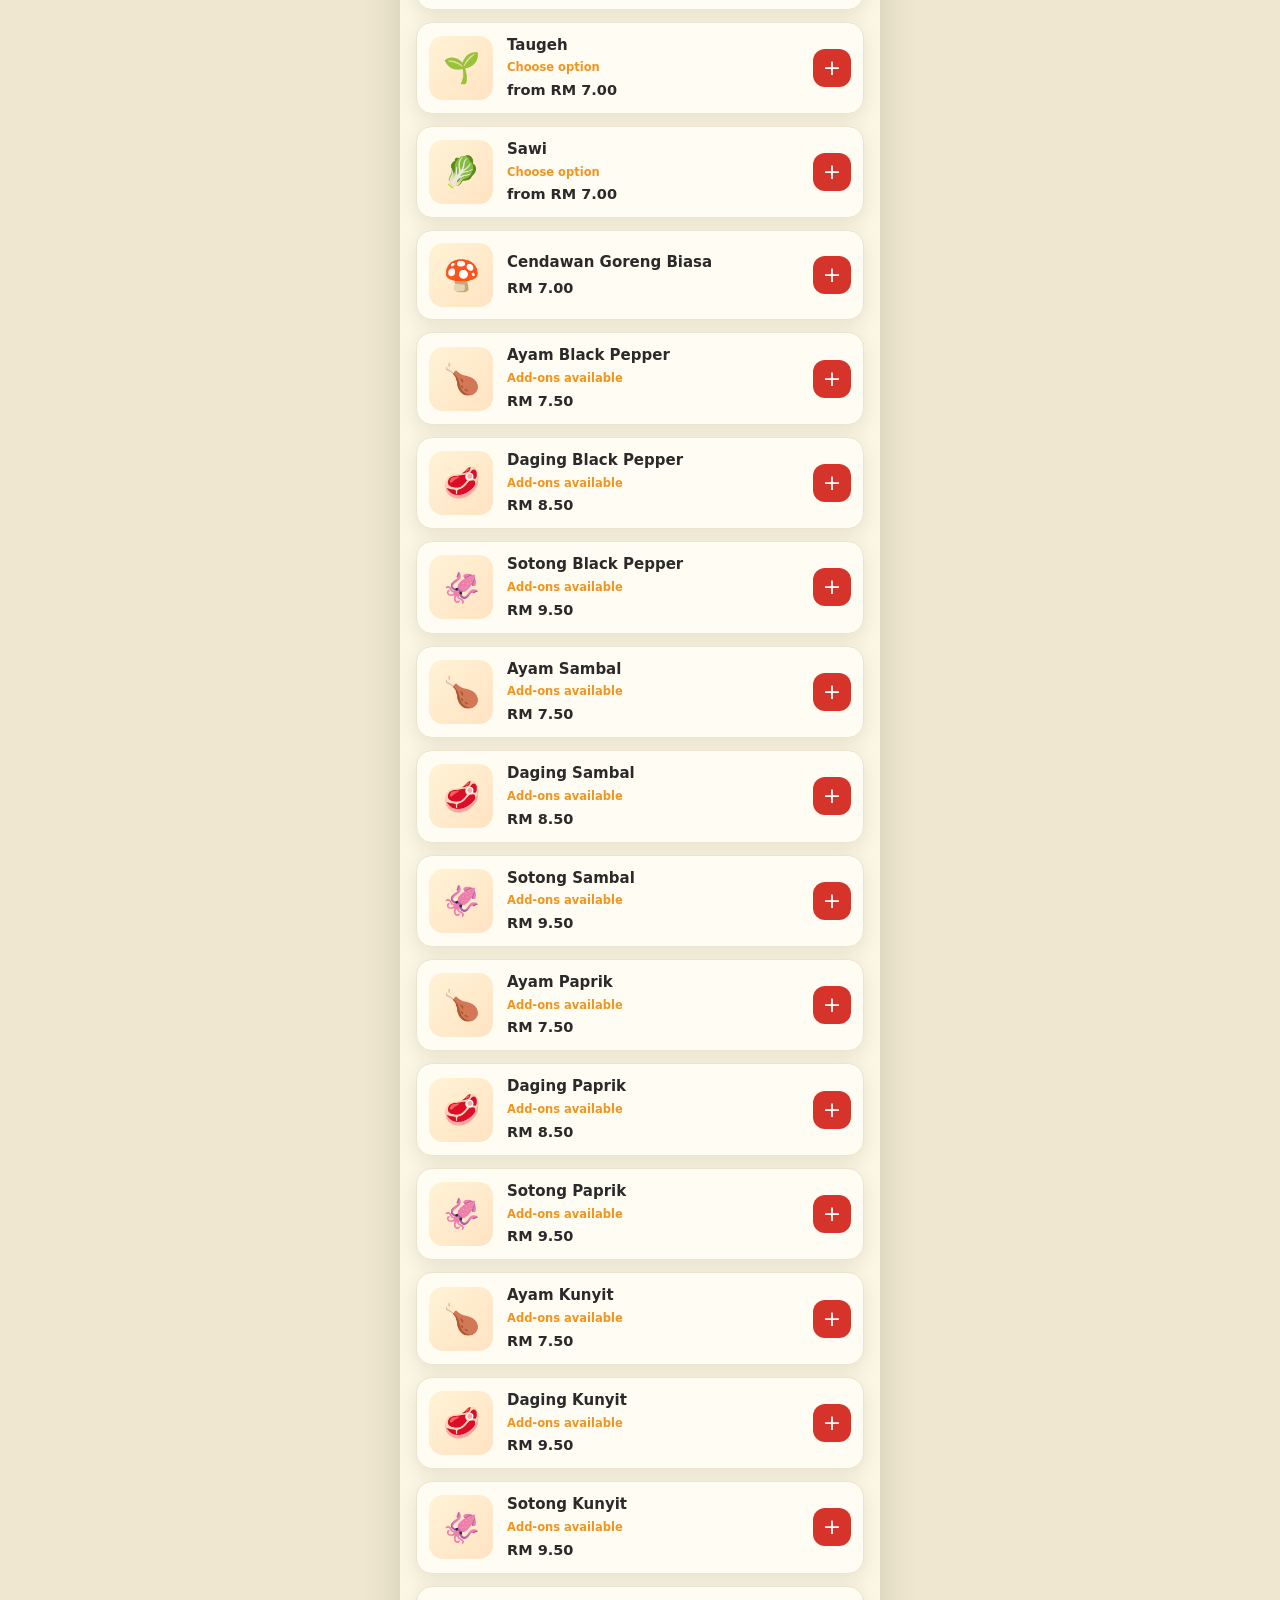
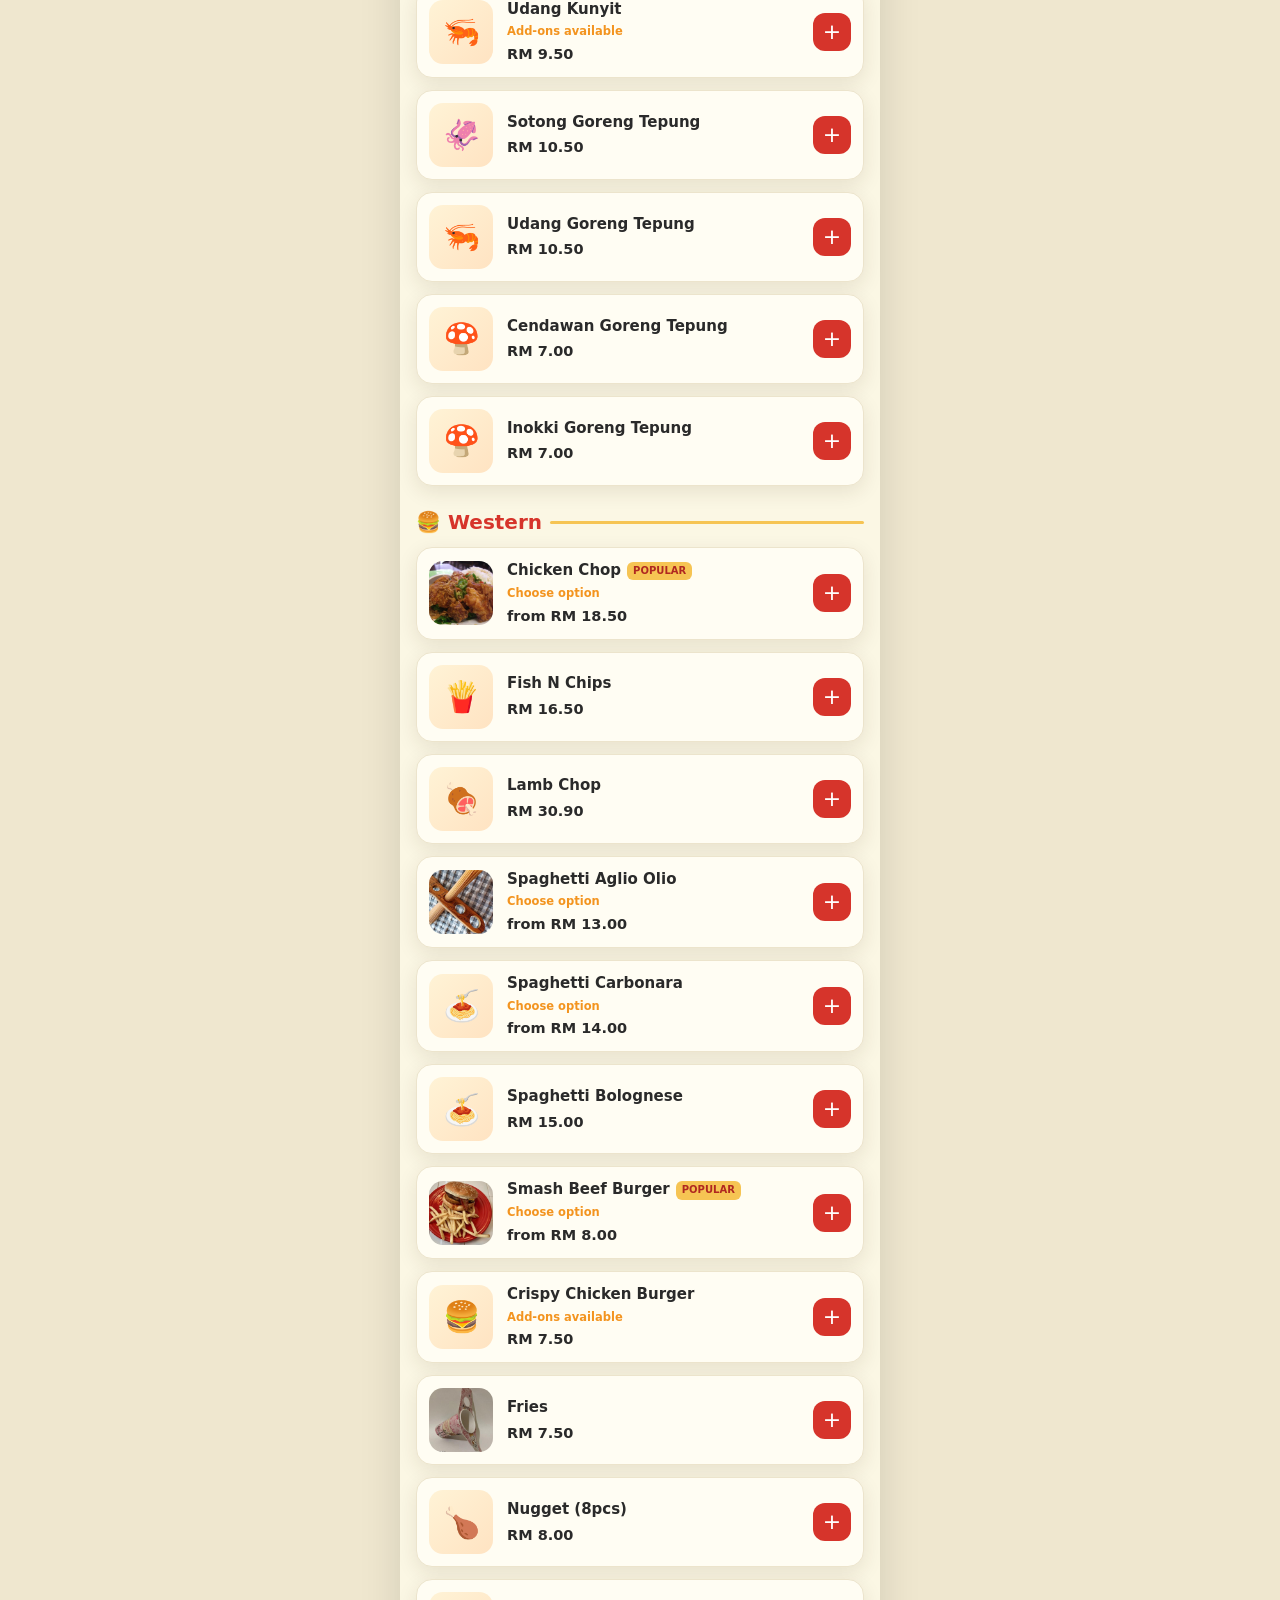
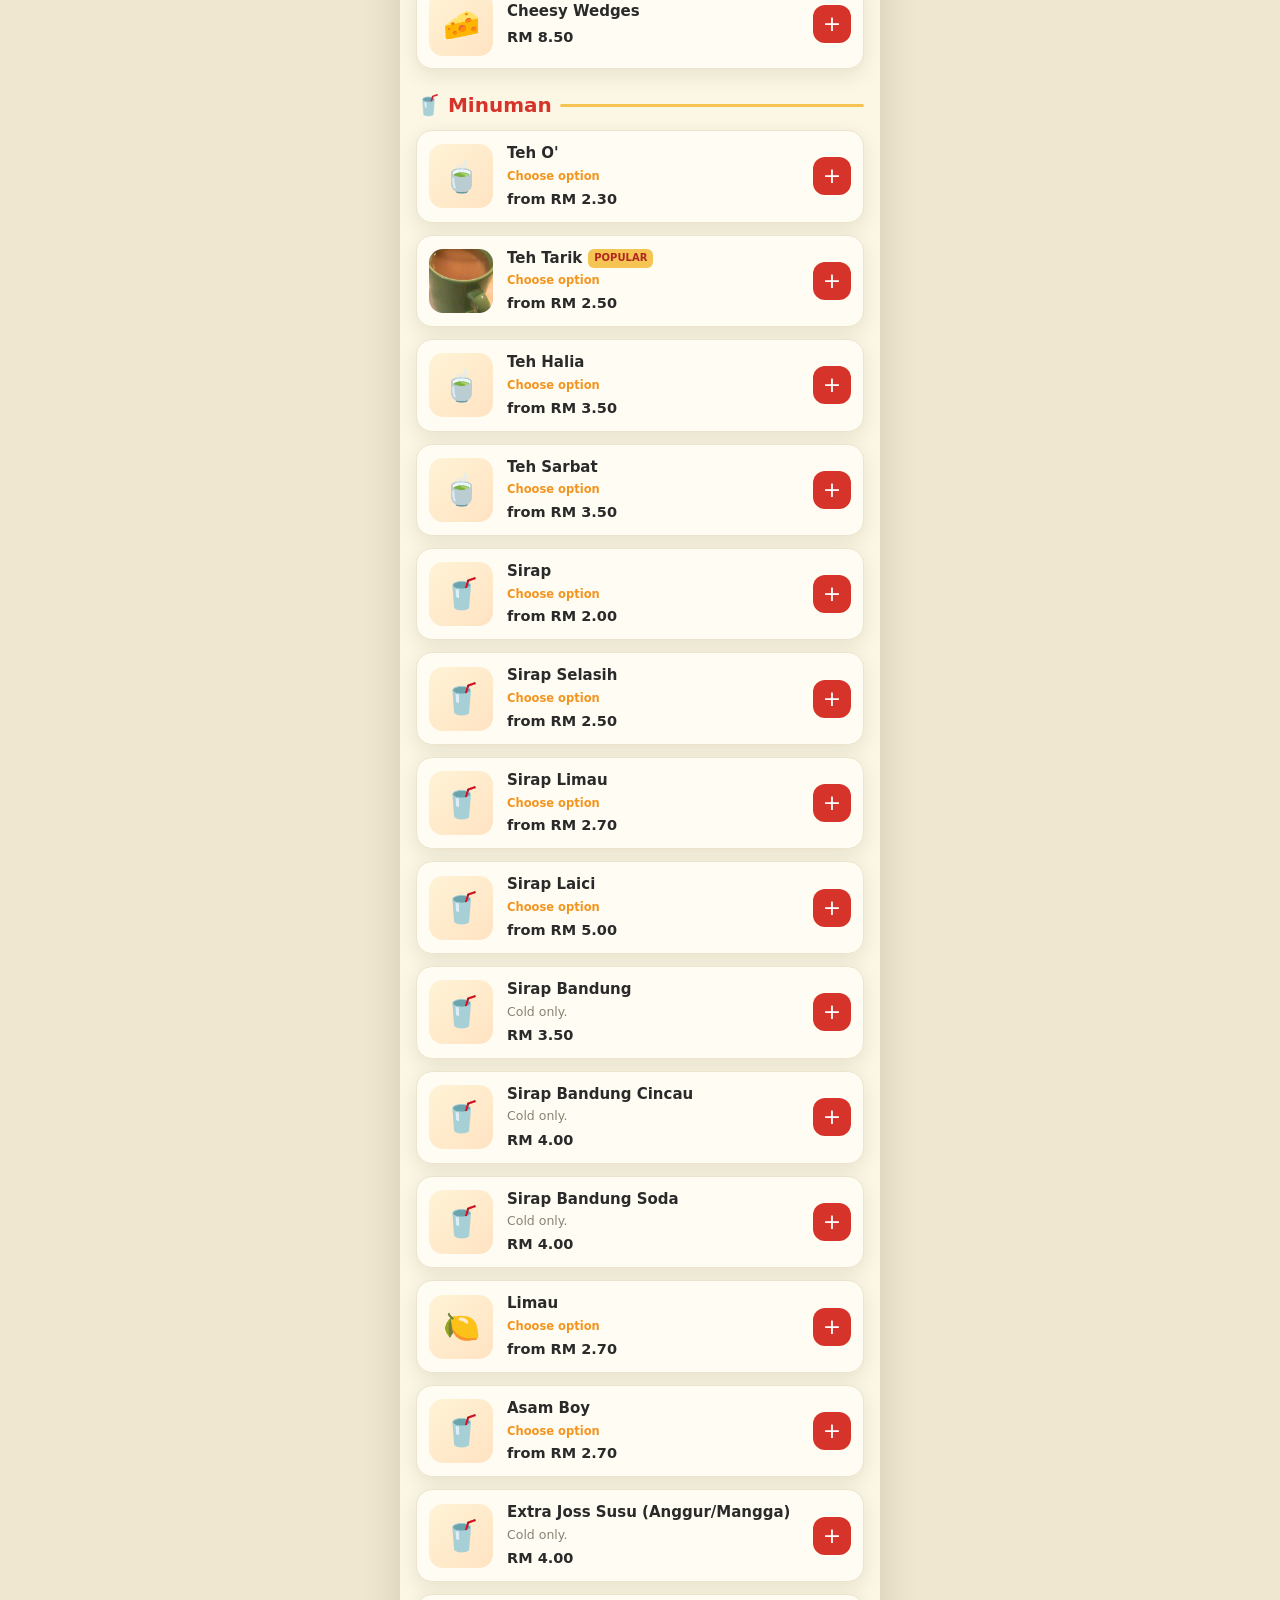
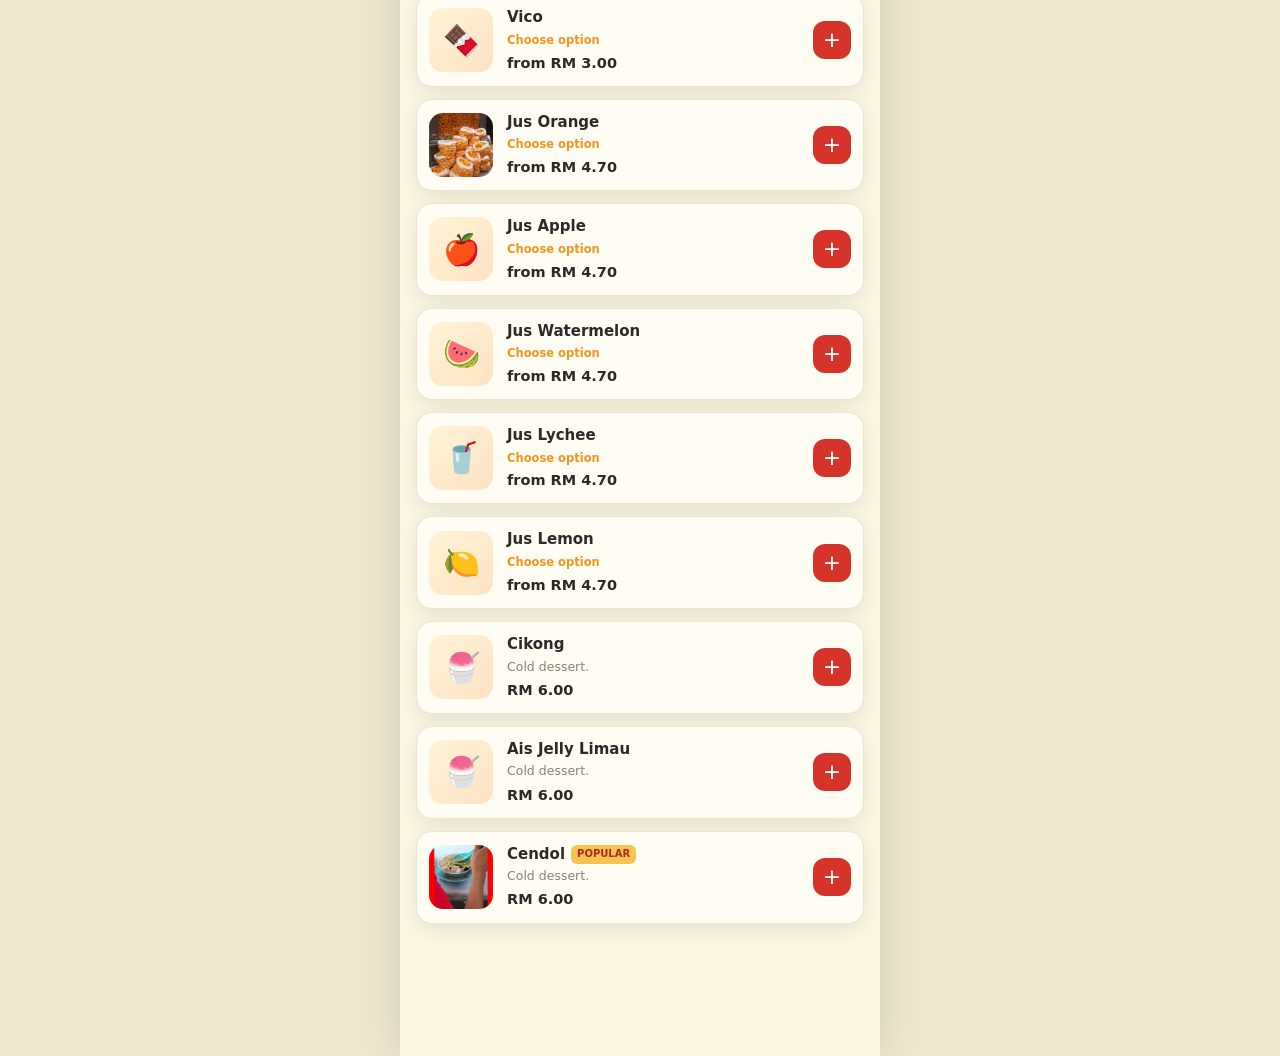
<file: menu.html>
<!DOCTYPE html>
<html lang="en">
<head>
  <meta charset="UTF-8" />
  <meta name="viewport" content="width=device-width, initial-scale=1, maximum-scale=1, viewport-fit=cover" />
  <meta name="theme-color" content="#d6342b" />
  <title>Menu — Sup Tulang ZZ</title>
  <link rel="stylesheet" href="css/style.css" />
</head>
<body>
  <div class="app">
    <!-- Header -->
    <header class="header">
      <a class="back" href="index.html">←</a>
      <div class="title">Menu <small id="tableSmall">Table —</small></div>
      <a class="cart-link" id="trackLink" href="tracking.html" title="Track my order" style="display:none">📦</a>
      <a class="cart-link" href="cart.html">🛒<span class="cart-badge">0</span></a>
    </header>

    <!-- Search -->
    <div class="search-wrap">
      <input class="search" id="search" type="search" placeholder="Search for a dish… e.g. tom yam" />
    </div>

    <!-- Category tabs -->
    <nav class="cats" id="cats"></nav>

    <!-- Menu list -->
    <main class="menu" id="menu"></main>

    <!-- Floating "view cart" bar -->
    <div class="cartbar hidden" id="cartbar">
      <a class="inner" href="cart.html">
        <span><span class="count" id="cartbarCount">0</span> View Cart</span>
        <span id="cartbarTotal">RM 0.00</span>
      </a>
    </div>
  </div>

  <!-- ================= Food Details Modal (bottom sheet) ================= -->
  <div class="sheet-overlay" id="overlay">
    <div class="sheet" id="sheet" role="dialog" aria-modal="true">
      <div class="sheet-hero" id="sheetHero">
        <span id="sheetEmoji">🍲</span>
        <button class="close" id="sheetClose" aria-label="Close">✕</button>
      </div>
      <div class="sheet-body">
        <h2 id="sheetName">Dish</h2>
        <p class="sheet-desc" id="sheetDesc"></p>
        <div class="sheet-price" id="sheetBasePrice">RM 0.00</div>

        <!-- Variants (required, radio) -->
        <div class="opt-group" id="variantGroup" style="display:none">
          <h3>Choose one <span class="req" id="variantReq">Required</span></h3>
          <div id="variantList"></div>
        </div>

        <!-- Add-ons (optional, checkbox) -->
        <div class="opt-group" id="addonGroup" style="display:none">
          <h3>Add-ons <span style="color:var(--muted);font-weight:500;font-size:12px">(optional)</span></h3>
          <div id="addonList"></div>
        </div>

        <!-- Notes -->
        <div class="opt-group">
          <h3>Special request</h3>
          <textarea class="notes-input" id="notes" rows="2" placeholder="e.g. less spicy, no onion…"></textarea>
        </div>

        <!-- Quantity -->
        <div class="opt-group">
          <h3>Quantity</h3>
          <div class="qty">
            <button id="qMinus" aria-label="Decrease">−</button>
            <span class="val" id="qVal">1</span>
            <button id="qPlus" aria-label="Increase">+</button>
          </div>
        </div>
      </div>

      <div class="sheet-footer">
        <button class="btn" id="addBtn">Add to Cart · <span id="addTotal">RM 0.00</span></button>
      </div>
    </div>
  </div>

  <script src="js/data.js"></script>
  <script src="js/cart.js"></script>
  <script>
  /* ===================== Menu page logic ===================== */
  document.getElementById("tableSmall").textContent = Table.get() ? ("Table " + Table.get()) : "";

  // Reveal the "Track my order" header link if a placed order is still in progress.
  (function showTrackLink() {
    let orders = [];
    try { orders = JSON.parse(localStorage.getItem("sz_my_orders") || "[]") || []; } catch (e) {}
    ["sz_current_order", "sz_online_order"].forEach(k => {
      try {
        const o = JSON.parse(localStorage.getItem(k) || "null");
        if (o && o.id && !orders.some(x => x.id === o.id)) orders.push(o);
      } catch (e) {}
    });
    const anyActive = orders.some(o => o && o.id && o.status !== "completed" && o.status !== "arrived");
    if (anyActive) document.getElementById("trackLink").style.display = "block";
  })();

  const menuEl   = document.getElementById("menu");
  const catsEl   = document.getElementById("cats");
  const searchEl = document.getElementById("search");
  let activeCat  = "all";
  let query      = "";

  /* ---- Category chips ---- */
  function renderCats() {
    const chips = [`<button class="cat-chip ${activeCat==='all'?'active':''}" data-cat="all">All</button>`];
    CATEGORIES.forEach(c => {
      chips.push(`<button class="cat-chip ${activeCat===c.id?'active':''}" data-cat="${c.id}">${c.emoji} ${c.name}</button>`);
    });
    catsEl.innerHTML = chips.join("");
  }

  /* ---- Menu list (grouped by category, filtered by search) ---- */
  function renderMenu() {
    const q = query.trim().toLowerCase();
    let html = "";
    const cats = activeCat === "all" ? CATEGORIES : CATEGORIES.filter(c => c.id === activeCat);

    let shown = 0;
    cats.forEach(cat => {
      let items = MENU.filter(m => m.cat === cat.id);
      if (q) items = items.filter(m => m.name.toLowerCase().includes(q) || (m.desc||"").toLowerCase().includes(q));
      if (!items.length) return;
      shown += items.length;
      html += `<h2 class="cat-heading">${cat.emoji} ${cat.name}</h2>`;
      items.forEach(m => {
        const hasOptions = (m.variants && m.variants.length) || (m.addons && m.addons.length);
        const optNote = m.variants ? "Choose option" : (m.addons ? "Add-ons available" : "");
        html += `
          <div class="food" data-id="${m.id}">
            <div class="thumb">${thumbHTML(m.img, m.emoji)}</div>
            <div class="info">
              <div class="name">${m.name} ${m.popular ? '<span class="badge-pop">Popular</span>' : ''}</div>
              ${m.desc ? `<div class="desc">${m.desc}</div>` : ""}
              ${optNote ? `<div class="opt-note">${optNote}</div>` : ""}
              <div class="price">${m.variants ? "from " : ""}${formatRM(m.price)}</div>
            </div>
            <button class="add" data-id="${m.id}" aria-label="Add ${m.name}">+</button>
          </div>`;
      });
    });

    if (!shown) {
      html = `<div class="empty"><div class="big">🔍</div>No dishes found${q ? ` for "${query}"` : ""}.</div>`;
    }
    menuEl.innerHTML = html;
  }

  /* ---- Events: open modal on card, quick-add on + ---- */
  menuEl.addEventListener("click", (e) => {
    const addBtn = e.target.closest(".add");
    if (addBtn) { e.stopPropagation(); quickOrOpen(addBtn.dataset.id); return; }
    const card = e.target.closest(".food");
    if (card) openSheet(card.dataset.id);
  });
  catsEl.addEventListener("click", (e) => {
    const chip = e.target.closest(".cat-chip");
    if (!chip) return;
    activeCat = chip.dataset.cat;
    renderCats(); renderMenu();
    window.scrollTo({ top: 0, behavior: "smooth" });
  });
  searchEl.addEventListener("input", () => { query = searchEl.value; renderMenu(); });

  /* If an item has no options AND no add-ons, the + button adds it straight away.
     Otherwise it opens the modal so the customer can choose. */
  function quickOrOpen(id) {
    const m = MENU.find(x => x.id === id);
    if ((m.variants && m.variants.length) || (m.addons && m.addons.length)) {
      openSheet(id);
      return;
    }
    Cart.add({
      id: m.id, name: m.name, emoji: m.emoji, img: m.img || null,
      basePrice: m.price, variant: null, addons: [], notes: "", qty: 1,
    });
    toast(`${m.name} added`);
    updateCartbar();
  }

  /* ===================== Modal logic ===================== */
  const overlay = document.getElementById("overlay");
  let current = null;
  let qty = 1;
  let chosenVariant = null;
  let chosenAddons = [];

  function openSheet(id) {
    current = MENU.find(x => x.id === id);
    qty = 1; chosenVariant = null; chosenAddons = [];

    document.getElementById("sheetEmoji").textContent = current.emoji || "🍽️";
    const hero = document.getElementById("sheetHero");
    if (current.img) { hero.style.backgroundImage = `url('${current.img}')`; hero.classList.add("has-img"); }
    else { hero.style.backgroundImage = ""; hero.classList.remove("has-img"); }
    document.getElementById("sheetName").textContent  = current.name;
    document.getElementById("sheetDesc").textContent  = current.desc || "";
    document.getElementById("sheetDesc").style.display = current.desc ? "block" : "none";
    document.getElementById("sheetBasePrice").textContent = (current.variants ? "from " : "") + formatRM(current.price);
    document.getElementById("notes").value = "";
    document.getElementById("qVal").textContent = qty;

    // Variants
    const vGroup = document.getElementById("variantGroup");
    if (current.variants && current.variants.length) {
      vGroup.style.display = "block";
      document.getElementById("variantList").innerHTML = current.variants.map((v, i) => `
        <label class="opt" data-vi="${i}">
          <input type="radio" name="variant" value="${i}">
          <span class="opt-name">${v.name}</span>
          <span class="opt-price">${formatRM(v.price)}</span>
        </label>`).join("");
    } else { vGroup.style.display = "none"; }

    // Add-ons
    const aGroup = document.getElementById("addonGroup");
    if (current.addons && current.addons.length) {
      aGroup.style.display = "block";
      document.getElementById("addonList").innerHTML = current.addons.map((a, i) => `
        <label class="opt" data-ai="${i}">
          <input type="checkbox" value="${i}">
          <span class="opt-name">${a.name}</span>
          <span class="opt-price">+ ${formatRM(a.price)}</span>
        </label>`).join("");
    } else { aGroup.style.display = "none"; }

    recalc();
    overlay.classList.add("open");
    document.body.style.overflow = "hidden";
  }

  function closeSheet() {
    overlay.classList.remove("open");
    document.body.style.overflow = "";
  }

  // Variant / add-on selection
  document.getElementById("variantList").addEventListener("change", (e) => {
    const i = +e.target.value;
    chosenVariant = current.variants[i];
    document.querySelectorAll("#variantList .opt").forEach((el,k)=>el.classList.toggle("checked", k===i));
    recalc();
  });
  document.getElementById("addonList").addEventListener("change", (e) => {
    const i = +e.target.value;
    const label = e.target.closest(".opt");
    if (e.target.checked) { chosenAddons.push(current.addons[i]); label.classList.add("checked"); }
    else { chosenAddons = chosenAddons.filter(a => a !== current.addons[i]); label.classList.remove("checked"); }
    recalc();
  });

  // Quantity steppers
  document.getElementById("qMinus").addEventListener("click", () => { if (qty>1) { qty--; document.getElementById("qVal").textContent=qty; recalc(); }});
  document.getElementById("qPlus").addEventListener("click",  () => { qty++; document.getElementById("qVal").textContent=qty; recalc(); });

  function unitPrice() {
    const base = chosenVariant ? chosenVariant.price : current.price;
    const extra = chosenAddons.reduce((s,a)=>s+a.price,0);
    return base + extra;
  }
  function recalc() {
    document.getElementById("addTotal").textContent = formatRM(unitPrice() * qty);
    const needVariant = current.variants && current.variants.length && !chosenVariant;
    document.getElementById("addBtn").disabled = needVariant;
  }

  // Add to cart from modal
  document.getElementById("addBtn").addEventListener("click", () => {
    if (current.variants && current.variants.length && !chosenVariant) { toast("Please choose an option"); return; }
    Cart.add({
      id: current.id,
      name: current.name,
      emoji: current.emoji,
      img: current.img || null,
      basePrice: current.price,
      variant: chosenVariant ? { name: chosenVariant.name, price: chosenVariant.price } : null,
      addons: chosenAddons.map(a => ({ name: a.name, price: a.price })),
      notes: document.getElementById("notes").value.trim(),
      qty,
    });
    toast(`${qty}× ${current.name} added`);
    closeSheet();
    updateCartbar();
  });

  document.getElementById("sheetClose").addEventListener("click", closeSheet);
  overlay.addEventListener("click", (e) => { if (e.target === overlay) closeSheet(); });

  /* ===================== Floating cart bar ===================== */
  function updateCartbar() {
    const bar = document.getElementById("cartbar");
    const n = Cart.count();
    document.getElementById("cartbarCount").textContent = n;
    document.getElementById("cartbarTotal").textContent = formatRM(Cart.subtotal());
    bar.classList.toggle("hidden", n === 0);
  }

  /* ===================== Init ===================== */
  (async () => {
    await syncMenuFromAPI();
    renderCats();
    renderMenu();
    updateCartbar();
  })();
  </script>
</body>
</html>
</file>
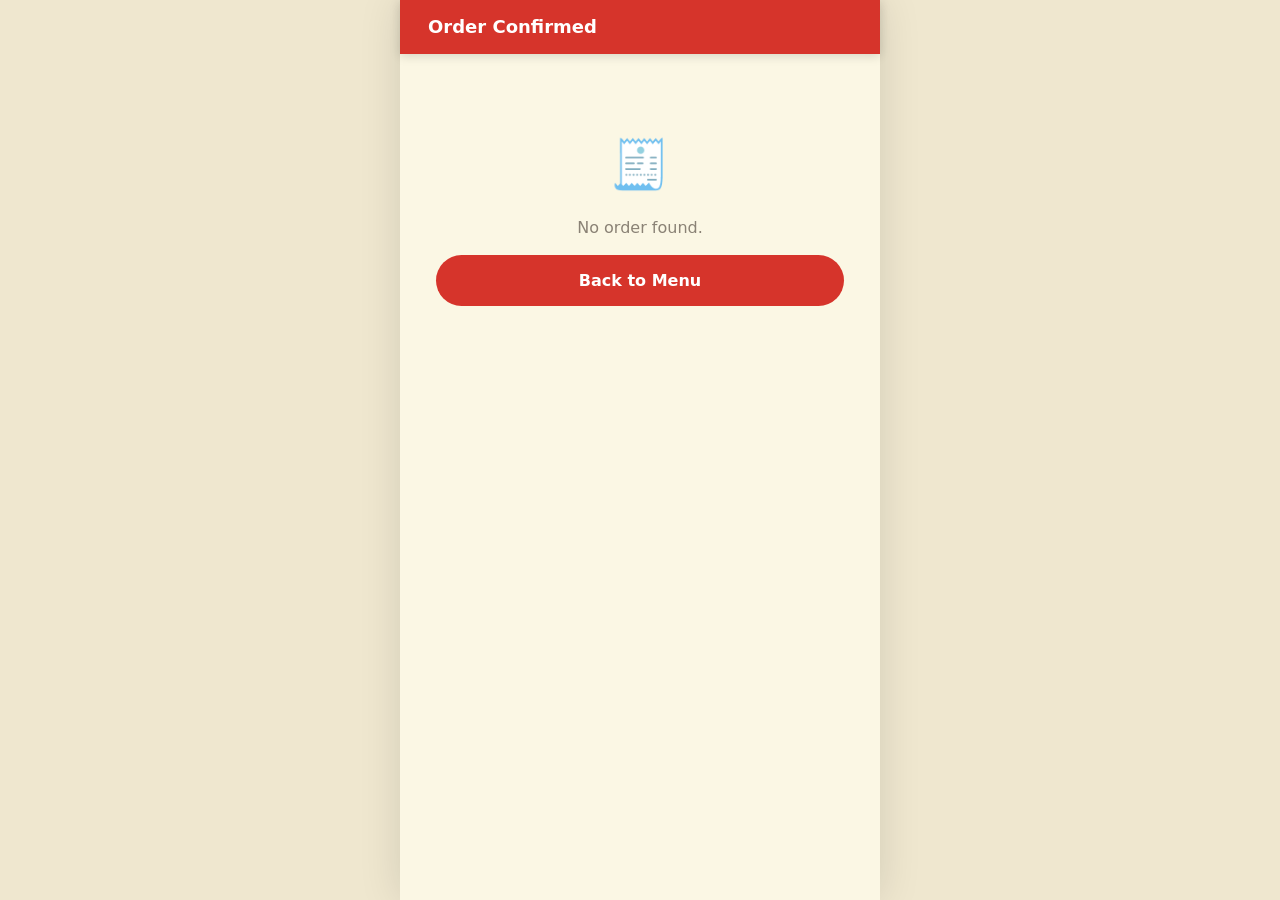
<file: order-confirmation.html>
<!DOCTYPE html>
<html lang="en">
<head>
  <meta charset="UTF-8" />
  <meta name="viewport" content="width=device-width, initial-scale=1, maximum-scale=1, viewport-fit=cover" />
  <meta name="theme-color" content="#d6342b" />
  <title>Order Confirmed — Sup Tulang ZZ</title>
  <link rel="stylesheet" href="css/style.css" />
  <style>
    /* Success animation */
    .confirm-hero { text-align: center; padding: 32px 20px 24px; }
    .check-circle {
      width: 72px; height: 72px; border-radius: 50%;
      background: #e8f5e9; display: inline-flex;
      align-items: center; justify-content: center;
      font-size: 36px; margin-bottom: 14px;
      animation: pop .4s cubic-bezier(.175,.885,.32,1.275);
    }
    @keyframes pop { from { transform: scale(0); opacity: 0; } to { transform: scale(1); opacity: 1; } }
    .confirm-hero h1 { font-size: 22px; margin: 0 0 6px; color: #2e7d32; }
    .confirm-hero p  { font-size: 14px; color: var(--muted); margin: 0; }

    /* Order ID card */
    .order-id-card {
      background: #fff8f8; border: 1px solid #f0c0c0;
      border-radius: 14px; padding: 16px; text-align: center; margin-bottom: 20px;
    }
    .order-id-card .label { font-size: 12px; color: var(--muted); text-transform: uppercase; letter-spacing: .06em; }
    .order-id-card .oid   { font-size: 28px; font-weight: 800; color: var(--red); margin: 4px 0; }

    /* Email notice */
    .email-notice {
      display: flex; align-items: center; gap: 10px;
      background: #e8f5e9; border-radius: 10px; padding: 12px 14px;
      font-size: 13px; color: #2e7d32; margin-bottom: 20px;
    }
    .email-notice .icon { font-size: 20px; flex-shrink: 0; }

    /* Summary */
    .section { margin-bottom: 20px; }
    .section h3 { font-size: 13px; font-weight: 700; color: var(--muted); text-transform: uppercase; letter-spacing: .06em; margin: 0 0 10px; }
    .summary-card { background: var(--card); border: 1px solid var(--line); border-radius: 12px; padding: 14px; }
    .s-row { display: flex; justify-content: space-between; font-size: 14px; margin-bottom: 8px; }
    .s-row:last-child { margin-bottom: 0; }
    .s-row.total { font-weight: 800; font-size: 16px; border-top: 1px dashed var(--line); padding-top: 10px; margin-top: 4px; }
    .s-row .muted { color: var(--muted); }

    /* Actions */
    .actions { display: flex; flex-direction: column; gap: 10px; margin-top: 8px; }
  </style>
</head>
<body>
  <div class="app">
    <header class="header">
      <span></span>
      <div class="title">Order Confirmed</div>
      <span></span>
    </header>

    <main class="page" id="page">
      <p style="text-align:center;padding:40px 0;color:var(--muted)">Loading…</p>
    </main>
  </div>

  <script src="js/data.js"></script>
  <script src="js/cart.js"></script>
  <script>
  const pageEl = document.getElementById("page");

  function fmtDateTime(str) {
    if (!str) return "";
    return new Date(str).toLocaleString("en-MY", {
      day: "2-digit", month: "short", year: "numeric",
      hour: "2-digit", minute: "2-digit",
    });
  }

  function render() {
    const order   = JSON.parse(localStorage.getItem("sz_online_order") || "null");
    const payment = JSON.parse(localStorage.getItem("sz_payment")       || "null");

    if (!order) {
      pageEl.innerHTML = `
        <div class="empty">
          <div class="big">🧾</div>
          <p>No order found.</p>
          <a class="btn" href="menu.html">Back to Menu</a>
        </div>`;
      return;
    }

    const items = order.items || [];
    const methodLabel = payment
      ? (payment.method === "fpx" ? "🏦 " + payment.detail + " (FPX)" : "📱 " + payment.detail)
      : "—";
    const paidAt = payment ? payment.paid_at : null;

    let itemRows = items.map(it => {
      const label = it.variant_name || (it.variant ? it.variant.name : null);
      const price = (it.unit_price || Cart.unitPrice(it)) * it.qty;
      return `<div class="s-row"><span>${it.qty}× ${it.name}${label ? " ("+label+")" : ""}</span><span>${formatRM(price)}</span></div>`;
    }).join("");

    const deliveryLine = order.delivery_type === "pickup"
      ? "Self Pickup"
      : (order.address || "Delivery");

    pageEl.innerHTML = `
      <div class="confirm-hero">
        <div class="check-circle">✅</div>
        <h1>Order Confirmed!</h1>
        <p>Your order has been placed and is being prepared.</p>
      </div>

      <div class="order-id-card">
        <div class="label">Order ID</div>
        <div class="oid">#${order.id}</div>
        ${paidAt ? `<div style="font-size:12px;color:var(--muted)">${fmtDateTime(paidAt)}</div>` : ""}
      </div>

      <div class="email-notice">
        <span class="icon">📧</span>
        <span>A confirmation email has been sent to <strong>${order.customer_email || "your email"}</strong>.</span>
      </div>

      <div class="section">
        <h3>Order Summary</h3>
        <div class="summary-card">
          ${itemRows}
          <div class="s-row"><span class="muted">Subtotal</span><span>${formatRM(order.subtotal)}</span></div>
          <div class="s-row"><span class="muted">SST (6%)</span><span>${formatRM(order.tax)}</span></div>
          <div class="s-row total"><span>Total</span><span>${formatRM(order.total)}</span></div>
        </div>
      </div>

      <div class="section">
        <h3>Details</h3>
        <div class="summary-card">
          <div class="s-row"><span class="muted">Name</span><span>${order.customer_name || "—"}</span></div>
          <div class="s-row"><span class="muted">Delivery</span><span>${deliveryLine}</span></div>
          <div class="s-row"><span class="muted">Payment</span><span>${methodLabel}</span></div>
          <div class="s-row"><span class="muted">Status</span>
            <span class="status-pill ${order.status || "pending"}">${order.status || "Pending"}</span>
          </div>
        </div>
      </div>

      <div class="actions">
        <a class="btn" href="tracking.html">Track My Order →</a>
        <a class="btn secondary" href="menu.html">Back to Menu</a>
      </div>
    `;
  }

  render();
  </script>
</body>
</html>
</file>
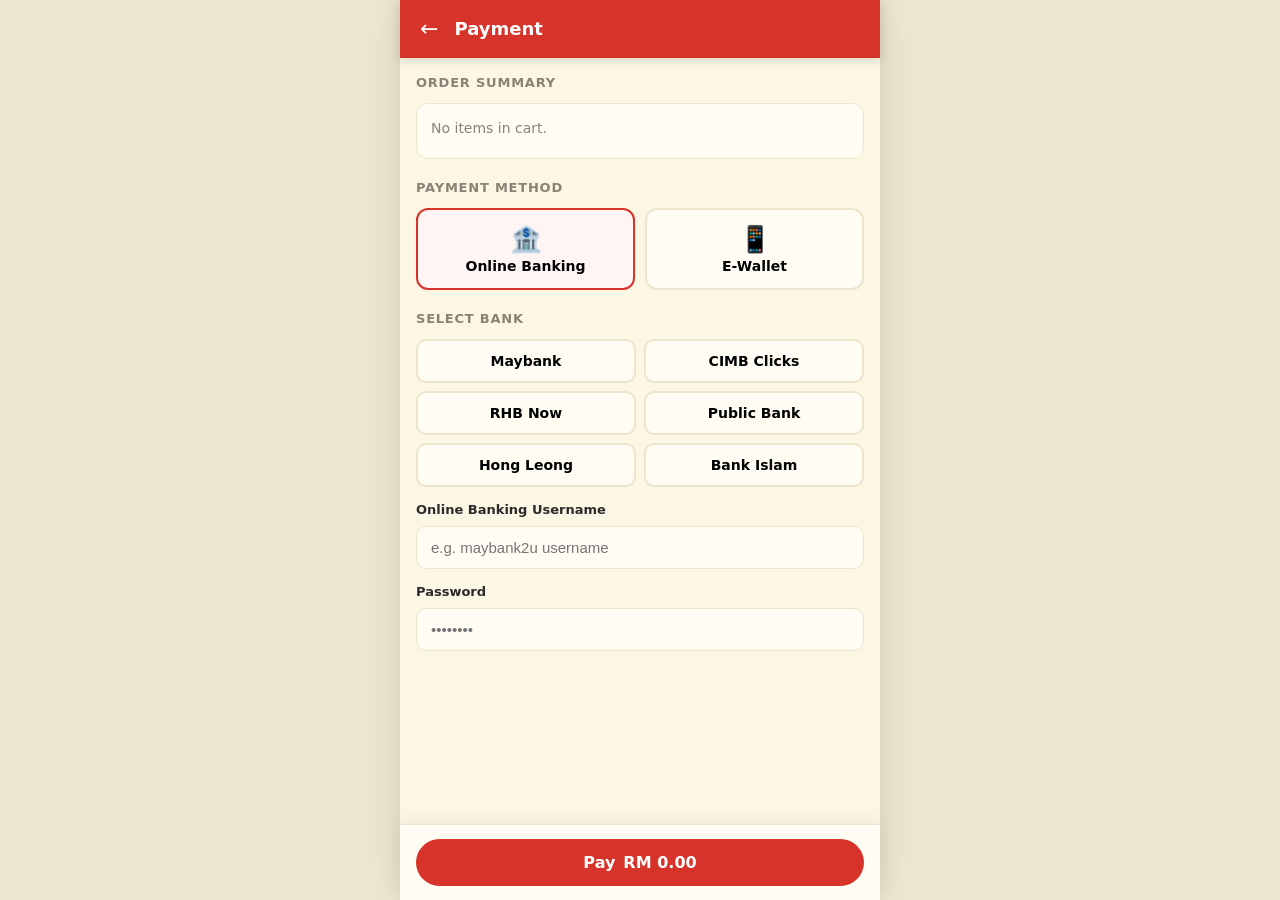
<file: payment.html>
<!DOCTYPE html>
<html lang="en">
<head>
  <meta charset="UTF-8" />
  <meta name="viewport" content="width=device-width, initial-scale=1, maximum-scale=1, viewport-fit=cover" />
  <meta name="theme-color" content="#d6342b" />
  <title>Payment — Sup Tulang ZZ</title>
  <link rel="stylesheet" href="css/style.css" />
  <style>
    .pay-section { margin: 0 0 20px; }
    .pay-section h3 { font-size: 13px; font-weight: 700; color: var(--muted); text-transform: uppercase; letter-spacing: .06em; margin: 0 0 10px; }

    /* Method toggle */
    .method-row { display: flex; gap: 10px; }
    .method-btn {
      flex: 1; padding: 14px 10px; border-radius: 12px;
      border: 2px solid var(--line); background: var(--card);
      font-size: 14px; font-weight: 700; cursor: pointer;
      display: flex; flex-direction: column; align-items: center; gap: 4px;
      transition: border-color .15s, background .15s;
    }
    .method-btn .icon { font-size: 26px; }
    .method-btn.active { border-color: var(--red); background: #fff5f5; }

    /* Detail panels */
    .detail-panel { display: none; }
    .detail-panel.show { display: block; }

    /* Bank / wallet grid */
    .bank-grid, .wallet-grid { display: grid; grid-template-columns: 1fr 1fr; gap: 8px; margin-bottom: 14px; }
    .bank-btn, .wallet-btn {
      padding: 12px 8px; border-radius: 10px; border: 2px solid var(--line);
      background: var(--card); font-size: 13px; font-weight: 600;
      cursor: pointer; text-align: center; transition: border-color .15s, background .15s;
    }
    .bank-btn .blogo, .wallet-btn .wlogo { font-size: 22px; display: block; margin-bottom: 4px; }
    .bank-btn, .wallet-btn { font-size: 14px; }
    .bank-btn.active, .wallet-btn.active { border-color: var(--red); background: #fff5f5; }

    .field label { font-size: 13px; font-weight: 600; display: block; margin-bottom: 6px; }
    .field input  { width: 100%; box-sizing: border-box; padding: 12px 14px; border-radius: 10px;
                    border: 1.5px solid var(--line); font-size: 15px; background: var(--card); }
    .field input:focus { outline: none; border-color: var(--red); }
    .field { margin-bottom: 14px; }

    /* Order summary mini */
    .mini-summary { background: var(--card); border: 1px solid var(--line); border-radius: 12px; padding: 14px; }
    .mini-row { display: flex; justify-content: space-between; font-size: 14px; margin-bottom: 6px; }
    .mini-row.total { font-weight: 800; font-size: 16px; border-top: 1px dashed var(--line); padding-top: 10px; margin-top: 4px; }
    .mini-row .muted { color: var(--muted); }

    /* Mock bank redirect overlay */
    .mock-overlay {
      display: none; position: fixed; inset: 0; background: rgba(0,0,0,.55);
      z-index: 999; align-items: center; justify-content: center;
    }
    .mock-overlay.show { display: flex; }
    .mock-box {
      background: #fff; border-radius: 18px; padding: 28px 22px; width: 320px; max-width: 90vw; text-align: center;
    }
    .mock-box h2 { font-size: 18px; margin: 10px 0 6px; }
    .mock-box p  { font-size: 13px; color: var(--muted); margin: 0 0 20px; }
    .mock-box .mock-amount { font-size: 28px; font-weight: 800; color: var(--red); margin: 12px 0; }
    .mock-box .btn { margin-top: 0; }
    .mock-box .btn-cancel { display: block; margin-top: 10px; background: none; border: none; color: var(--muted); font-size: 13px; cursor: pointer; }

    .err { color: #c0392b; font-size: 13px; margin-top: -8px; margin-bottom: 10px; display: none; }
  </style>
</head>
<body>
  <div class="app">
    <header class="header">
      <a class="back" href="checkout.html">←</a>
      <div class="title">Payment</div>
      <span></span>
    </header>

    <main class="page" id="page">

      <!-- Order summary -->
      <div class="pay-section">
        <h3>Order Summary</h3>
        <div class="mini-summary" id="miniSummary">
          <div class="mini-row"><span class="muted">Loading…</span></div>
        </div>
      </div>

      <!-- Payment method -->
      <div class="pay-section">
        <h3>Payment Method</h3>
        <div class="method-row">
          <button class="method-btn active" id="btnFpx" onclick="switchMethod('fpx')">
            <span class="icon">🏦</span>Online Banking
          </button>
          <button class="method-btn" id="btnEwallet" onclick="switchMethod('ewallet')">
            <span class="icon">📱</span>E-Wallet
          </button>
          <!-- Dine-in only: revealed by JS when ordering from a table -->
          <button class="method-btn" id="btnCounter" onclick="switchMethod('counter')" style="display:none">
            <span class="icon">🧾</span>Pay at Counter
          </button>
        </div>
      </div>

      <!-- FPX Panel -->
      <div class="detail-panel show" id="panelFpx">
        <div class="pay-section">
          <h3>Select Bank</h3>
          <div class="bank-grid" id="bankGrid">
            <button class="bank-btn" data-bank="Maybank">Maybank</button>
            <button class="bank-btn" data-bank="CIMB">CIMB Clicks</button>
            <button class="bank-btn" data-bank="RHB">RHB Now</button>
            <button class="bank-btn" data-bank="Public Bank">Public Bank</button>
            <button class="bank-btn" data-bank="Hong Leong">Hong Leong</button>
            <button class="bank-btn" data-bank="Bank Islam">Bank Islam</button>
          </div>
          <p class="err" id="errBank">Please select a bank.</p>
          <div class="field">
            <label for="fpxUser">Online Banking Username</label>
            <input id="fpxUser" type="text" placeholder="e.g. maybank2u username" autocomplete="off" />
          </div>
          <div class="field">
            <label for="fpxPass">Password</label>
            <input id="fpxPass" type="password" placeholder="••••••••" autocomplete="off" />
          </div>
          <p class="err" id="errFpx">Please fill in your banking details.</p>
        </div>
      </div>

      <!-- E-wallet Panel -->
      <div class="detail-panel" id="panelEwallet">
        <div class="pay-section">
          <h3>Select E-Wallet</h3>
          <div class="wallet-grid" id="walletGrid">
            <button class="wallet-btn" data-wallet="Touch n Go">Touch 'n Go</button>
            <button class="wallet-btn" data-wallet="GrabPay">GrabPay</button>
            <button class="wallet-btn" data-wallet="ShopeePay">ShopeePay</button>
            <button class="wallet-btn" data-wallet="Boost">Boost</button>
          </div>
          <p class="err" id="errWallet">Please select an e-wallet.</p>
          <div class="field">
            <label for="ewPhone">Registered Phone Number</label>
            <input id="ewPhone" type="tel" placeholder="e.g. 0123456789" />
          </div>
          <p class="err" id="errEw">Please enter your phone number.</p>
        </div>
      </div>

      <!-- Counter Panel (dine-in only) -->
      <div class="detail-panel" id="panelCounter">
        <div class="pay-section">
          <div class="mini-summary" style="text-align:center">
            <div style="font-size:32px;margin-bottom:6px">🧾</div>
            <strong>Pay at the counter</strong>
            <p style="font-size:13px;margin:8px 0 0;color:var(--muted)">
              Your order will be sent to the kitchen now. Please pay with cash
              or card at the counter — staff will mark it as paid.
            </p>
          </div>
        </div>
      </div>

    </main>

    <div class="sticky-footer">
      <button class="btn" id="payBtn">Pay <span id="payTotal">RM 0.00</span></button>
    </div>
  </div>

  <!-- Mock bank/wallet redirect overlay -->
  <div class="mock-overlay" id="mockOverlay">
    <div class="mock-box">
      <div style="font-size:36px" id="mockIcon">🏦</div>
      <h2 id="mockBank">Maybank2u</h2>
      <p id="mockDesc">Confirm your payment to Sup Tulang ZZ</p>
      <div class="mock-amount" id="mockAmount">RM 0.00</div>
      <button class="btn" id="mockConfirm">Confirm Payment</button>
      <button class="btn-cancel" id="mockCancel">Cancel</button>
    </div>
  </div>

  <script src="js/data.js"></script>
  <script src="js/cart.js"></script>
  <script>

  // Dine-in (a table is set) vs online. Drives the "Pay at Counter" option
  // and where the order is sent after payment.
  const isTable = !!Table.get();

  let method = "fpx";
  let selectedBank = null;
  let selectedWallet = null;

  // --- Render mini summary — always use cart for online orders ---
  function renderSummary() {
    const el = document.getElementById("miniSummary");
    const items    = Cart.get();
    const subtotal = Cart.subtotal();
    const tax      = Cart.tax();
    const total    = Cart.total();

    if (!items.length) {
      el.innerHTML = `<div class="mini-row"><span class="muted">No items in cart.</span></div>`;
      document.getElementById("payTotal").textContent = "RM 0.00";
      return;
    }

    let rows = items.map(it => {
      const label = it.variant ? it.variant.name : null;
      return `<div class="mini-row"><span>${it.qty}× ${it.name}${label ? " ("+label+")" : ""}</span><span>${formatRM(Cart.unitPrice(it) * it.qty)}</span></div>`;
    }).join("");

    rows += `
      <div class="mini-row"><span class="muted">Subtotal</span><span>${formatRM(subtotal)}</span></div>
      <div class="mini-row"><span class="muted">SST (6%)</span><span>${formatRM(tax)}</span></div>
      <div class="mini-row total"><span>Total</span><span>${formatRM(total)}</span></div>`;
    el.innerHTML = rows;
    document.getElementById("payTotal").textContent = formatRM(total);
  }

  // --- Method switch ---
  function switchMethod(m) {
    method = m;
    document.getElementById("btnFpx").classList.toggle("active", m === "fpx");
    document.getElementById("btnEwallet").classList.toggle("active", m === "ewallet");
    const btnCounter = document.getElementById("btnCounter");
    if (btnCounter) btnCounter.classList.toggle("active", m === "counter");

    document.getElementById("panelFpx").classList.toggle("show", m === "fpx");
    document.getElementById("panelEwallet").classList.toggle("show", m === "ewallet");
    document.getElementById("panelCounter").classList.toggle("show", m === "counter");

    // "Pay at counter" just confirms the order — it doesn't take payment now.
    const payBtn = document.getElementById("payBtn");
    payBtn.innerHTML = (m === "counter")
      ? `Place Order · <span id="payTotal">${formatRM(Cart.total())}</span>`
      : `Pay <span id="payTotal">${formatRM(Cart.total())}</span>`;
  }

  // --- Bank selection ---
  document.getElementById("bankGrid").addEventListener("click", e => {
    const b = e.target.closest(".bank-btn");
    if (!b) return;
    document.querySelectorAll(".bank-btn").forEach(x => x.classList.remove("active"));
    b.classList.add("active");
    selectedBank = b.dataset.bank;
    document.getElementById("errBank").style.display = "none";
  });

  // --- Wallet selection ---
  document.getElementById("walletGrid").addEventListener("click", e => {
    const w = e.target.closest(".wallet-btn");
    if (!w) return;
    document.querySelectorAll(".wallet-btn").forEach(x => x.classList.remove("active"));
    w.classList.add("active");
    selectedWallet = w.dataset.wallet;
    document.getElementById("errWallet").style.display = "none";
  });

  // --- Validate & show mock overlay ---
  document.getElementById("payBtn").addEventListener("click", () => {
    // Dine-in "Pay at Counter": no online payment — send the order to the
    // kitchen now as unpaid; staff collect payment at the counter.
    if (method === "counter") {
      placeTableOrder({ method: "counter", detail: "Pay at counter", status: "unpaid" });
      return;
    }

    let valid = true;

    if (method === "fpx") {
      if (!selectedBank) { document.getElementById("errBank").style.display = "block"; valid = false; }
      const u = document.getElementById("fpxUser").value.trim();
      const p = document.getElementById("fpxPass").value.trim();
      if (!u || !p) { document.getElementById("errFpx").style.display = "block"; valid = false; }
      else document.getElementById("errFpx").style.display = "none";
    } else {
      if (!selectedWallet) { document.getElementById("errWallet").style.display = "block"; valid = false; }
      const ph = document.getElementById("ewPhone").value.trim();
      if (!ph) { document.getElementById("errEw").style.display = "block"; valid = false; }
      else document.getElementById("errEw").style.display = "none";
    }

    if (!valid) return;

    // Show mock overlay
    const total = Cart.total();
    const label = method === "fpx" ? selectedBank : selectedWallet;
    const icon  = method === "fpx" ? "🏦" : "📱";
    document.getElementById("mockIcon").textContent = icon;
    document.getElementById("mockBank").textContent = label;
    document.getElementById("mockDesc").textContent = `Confirm your payment to Sup Tulang ZZ`;
    document.getElementById("mockAmount").textContent = formatRM(total);
    document.getElementById("mockOverlay").classList.add("show");
  });

  document.getElementById("mockCancel").addEventListener("click", () => {
    document.getElementById("mockOverlay").classList.remove("show");
  });

  // --- On confirm: online order only ---
  document.getElementById("mockConfirm").addEventListener("click", async () => {
    document.getElementById("mockConfirm").disabled = true;
    document.getElementById("mockConfirm").textContent = "Processing…";

    const detail = method === "fpx" ? selectedBank : selectedWallet;

    // Dine-in paid online → place via orders.php and go to live tracking.
    if (isTable) {
      placeTableOrder({ method, detail, status: "paid" });
      return;
    }

    const checkout = JSON.parse(localStorage.getItem("sz_checkout") || "{}");

    try {
      const r = await fetch("api/online_order.php", {
        method: "POST",
        headers: { "Content-Type": "application/json" },
        body: JSON.stringify({
          customer_name:    checkout.name,
          customer_email:   checkout.email,
          customer_phone:   checkout.phone,
          delivery_address: checkout.address,
          delivery_type:    checkout.delivery_type,
          note:             checkout.note,
          payment_method:   method,
          payment_detail:   detail,
          items: Cart.get().map(it => ({
            id: it.id, name: it.name, emoji: it.emoji, img: it.img,
            basePrice: it.basePrice, variant: it.variant,
            addons: it.addons, notes: it.notes, qty: it.qty,
          })),
        }),
      });
      const j = await r.json();
      if (j && j.ok) {
        localStorage.setItem("sz_online_order", JSON.stringify({
          id: j.id, subtotal: j.subtotal, tax: j.tax, total: j.total,
          items: Cart.get(), customer_name: checkout.name,
          customer_email: checkout.email, delivery_type: checkout.delivery_type,
          address: checkout.address, status: "pending",
        }));
        localStorage.setItem("sz_payment", JSON.stringify({
          payment_id: j.payment_id, method, detail,
          paid_at: new Date().toISOString(),
        }));
        Cart.clear();
        localStorage.removeItem("sz_checkout");
        location.href = "order-confirmation.html";
        return;
      }
    } catch (e) {}

    // Fallback: no backend
    localStorage.setItem("sz_online_order", JSON.stringify({
      id: "SZ-OFFLINE", subtotal: Cart.subtotal(), tax: Cart.tax(),
      total: Cart.total(), items: Cart.get(),
      customer_name: checkout.name, customer_email: checkout.email,
      delivery_type: checkout.delivery_type, address: checkout.address,
      status: "pending",
    }));
    localStorage.setItem("sz_payment", JSON.stringify({ method, detail, paid_at: new Date().toISOString() }));
    Cart.clear();
    localStorage.removeItem("sz_checkout");
    location.href = "order-confirmation.html";
  });

  // --- Place a dine-in order after the payment choice, then go to tracking ---
  async function placeTableOrder(pay) {
    const items = Cart.get();
    if (!items.length) { toast("Your cart is empty"); return; }

    const info = JSON.parse(localStorage.getItem("sz_table_info") || "{}");
    const payload = {
      table:          Table.get(),
      customerName:   info.name || "",
      note:           info.note || "",
      payment_method: pay.method,
      payment_detail: pay.detail,
      payment_status: pay.status,
      items: items.map(it => ({
        id: it.id, name: it.name, emoji: it.emoji, img: it.img,
        basePrice: it.basePrice, variant: it.variant, addons: it.addons,
        notes: it.notes, qty: it.qty,
      })),
    };

    let placed = null;
    try {
      const r = await fetch("api/orders.php", {
        method: "POST",
        headers: { "Content-Type": "application/json" },
        body: JSON.stringify(payload),
      });
      if (r.ok) { const j = await r.json(); if (j && j.id) placed = j; }
    } catch (e) { /* no backend — fall back to a local order below */ }

    const now = Date.now();
    const order = {
      id:           placed ? placed.id : "SZ" + String(now).slice(-6),
      table:        Table.get() || "—",
      customerName: info.name || "",
      note:         info.note || "",
      items,
      subtotal:     placed ? placed.subtotal : Cart.subtotal(),
      tax:          placed ? placed.tax      : Cart.tax(),
      total:        placed ? placed.total    : Cart.total(),
      status:       "pending",
      placedAt:     now,
      history:      [{ status: "pending", at: now }],
      payment:      { method: pay.method, detail: pay.detail, status: pay.status },
      remote:       !!placed,   // poll the API when saved on the server
    };

    localStorage.setItem("sz_current_order", JSON.stringify(order));
    Orders.add(order);   // keep it in the list so earlier orders stay trackable
    localStorage.setItem("sz_payment", JSON.stringify({
      method: pay.method, detail: pay.detail, status: pay.status,
      paid_at: pay.status === "paid" ? new Date().toISOString() : null,
    }));
    Cart.clear();
    localStorage.removeItem("sz_table_info");
    location.href = "tracking.html";
  }

  // --- Dine-in setup: offer "Pay at Counter" and default to it ---
  if (isTable) {
    document.getElementById("btnCounter").style.display = "flex";
    const back = document.querySelector(".header .back");
    if (back) back.setAttribute("href", "cart.html");
    switchMethod("counter");
  }

  renderSummary();
  </script>
</body>
</html>
</file>
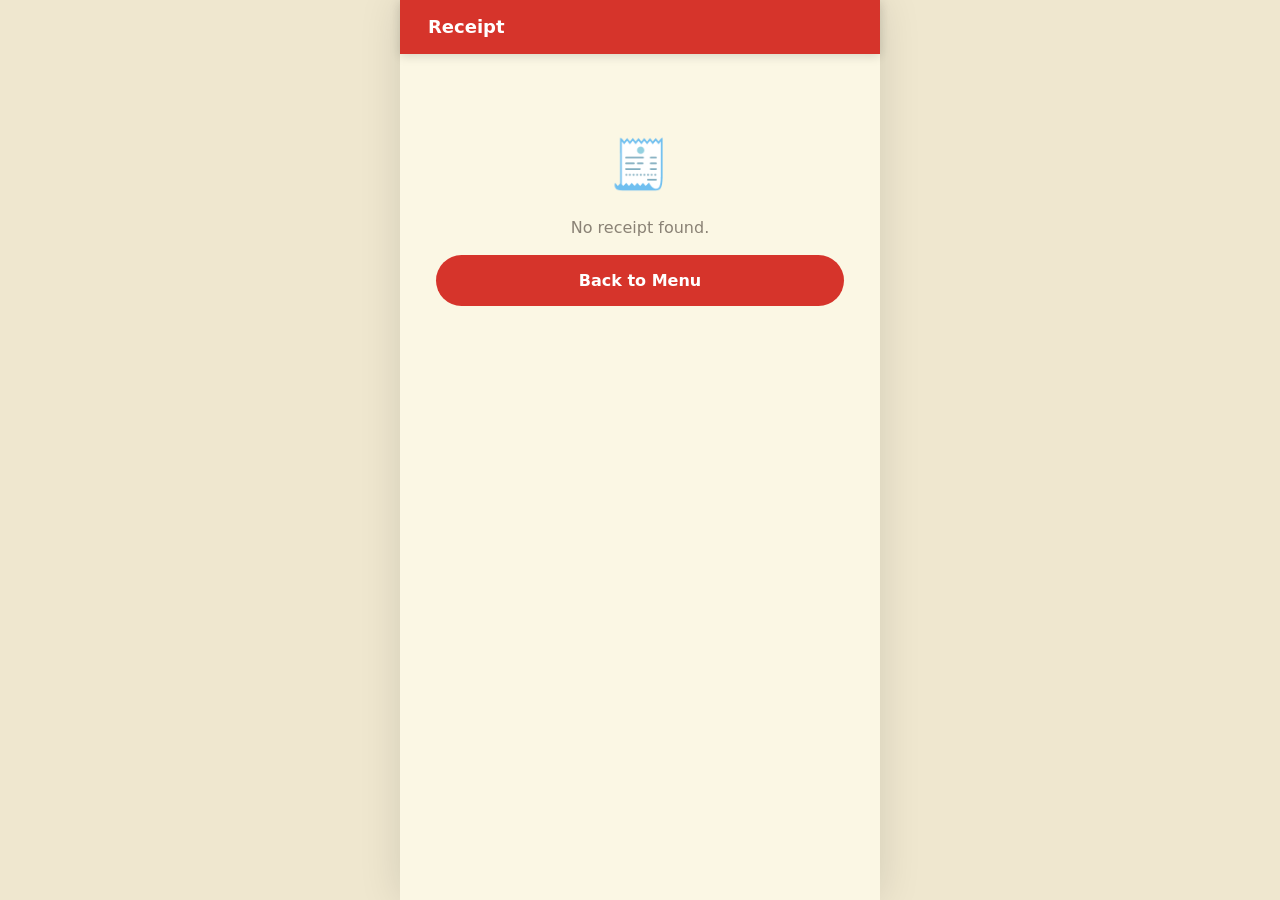
<file: receipt.html>
<!DOCTYPE html>
<html lang="en">
<head>
  <meta charset="UTF-8" />
  <meta name="viewport" content="width=device-width, initial-scale=1, maximum-scale=1, viewport-fit=cover" />
  <meta name="theme-color" content="#d6342b" />
  <title>Receipt — Sup Tulang ZZ</title>
  <link rel="stylesheet" href="css/style.css" />
  <style>
    /* Receipt card */
    .receipt-wrap { padding: 16px; }

    .receipt-card {
      background: #fff;
      border: 1px solid var(--line);
      border-radius: 16px;
      overflow: hidden;
      box-shadow: 0 4px 18px rgba(0,0,0,.08);
    }

    /* Header band */
    .receipt-head {
      background: var(--red);
      color: #fff;
      text-align: center;
      padding: 22px 16px 18px;
    }
    .receipt-head .r-logo { font-size: 34px; }
    .receipt-head h1 { font-size: 20px; margin: 6px 0 2px; letter-spacing: .02em; }
    .receipt-head p  { font-size: 12px; opacity: .85; margin: 0; }

    /* Zigzag tear */
    .tear {
      height: 14px;
      background:
        radial-gradient(circle at 50% 0%, #fff 7px, transparent 7px) 0 0 / 20px 14px repeat-x,
        var(--red);
    }

    /* Body */
    .receipt-body { padding: 18px 18px 6px; }

    .r-meta { display: flex; justify-content: space-between; font-size: 12px; color: var(--muted); margin-bottom: 14px; }

    .r-divider { border: none; border-top: 1px dashed var(--line); margin: 12px 0; }

    .r-row { display: flex; justify-content: space-between; font-size: 14px; margin-bottom: 8px; }
    .r-row .r-name { flex: 1; padding-right: 10px; }
    .r-row .r-meta-item { font-size: 11px; color: var(--muted); display: block; margin-top: 2px; }
    .r-row .r-price { font-weight: 700; white-space: nowrap; }

    .r-totals { background: #fafafa; border-radius: 10px; padding: 12px 14px; margin: 12px 0; }
    .r-total-row { display: flex; justify-content: space-between; font-size: 14px; margin-bottom: 6px; }
    .r-total-row:last-child { margin-bottom: 0; }
    .r-total-row.grand { font-weight: 800; font-size: 17px; border-top: 1px dashed var(--line); padding-top: 10px; margin-top: 6px; }
    .r-total-row .muted { color: var(--muted); }

    /* Payment badge */
    .pay-badge {
      display: inline-flex; align-items: center; gap: 6px;
      background: #e8f5e9; color: #2e7d32;
      border-radius: 20px; padding: 6px 14px; font-size: 13px; font-weight: 700;
      margin: 4px 0 14px;
    }

    /* Status */
    .r-status-row { text-align: center; padding: 14px 0 10px; }
    .r-status-row .status-pill { font-size: 14px; padding: 6px 18px; }

    /* Footer */
    .receipt-foot { text-align: center; padding: 14px 16px 20px; font-size: 12px; color: var(--muted); }
    .receipt-foot strong { display: block; font-size: 14px; color: var(--red); margin-bottom: 4px; }

    /* Bottom tear (upside down) */
    .tear-bottom {
      height: 14px;
      background:
        radial-gradient(circle at 50% 100%, #fff 7px, transparent 7px) 0 100% / 20px 14px repeat-x,
        #fafafa;
    }

    /* Buttons */
    .receipt-actions { display: flex; flex-direction: column; gap: 10px; padding: 16px 0 0; }

    /* Print override */
    @media print {
      .header, .receipt-actions, .sticky-footer { display: none !important; }
      .receipt-card { box-shadow: none; border: none; }
    }
  </style>
</head>
<body>
  <div class="app">
    <header class="header">
      <span></span>
      <div class="title">Receipt</div>
      <span></span>
    </header>

    <main class="page receipt-wrap" id="page">
      <p class="muted2" style="text-align:center;padding:40px 0">Loading receipt…</p>
    </main>
  </div>

  <script src="js/data.js"></script>
  <script src="js/cart.js"></script>
  <script>
  const pageEl = document.getElementById("page");

  function fmtDateTime(str) {
    if (!str) return "—";
    const d = new Date(str);
    return d.toLocaleDateString("en-MY", { day: "2-digit", month: "short", year: "numeric" })
         + " " + d.toLocaleTimeString("en-MY", { hour: "2-digit", minute: "2-digit" });
  }

  function methodLabel(method, detail) {
    if (method === "fpx")     return "🏦 " + detail + " (FPX)";
    if (method === "ewallet") return "📱 " + detail;
    return detail || method;
  }

  function render(order, payment) {
    if (!order) {
      pageEl.innerHTML = `<div class="empty"><div class="big">🧾</div><p>No receipt found.</p><a class="btn" href="menu.html">Back to Menu</a></div>`;
      return;
    }

    const items   = order.items || [];
    const payment_method = payment ? payment.method : "—";
    const payment_detail = payment ? payment.detail : "—";
    const paid_at = payment ? payment.paid_at : null;

    let itemRows = items.map(it => {
      const label = it.variant_name || (it.variant ? it.variant.name : null);
      const addons = it.addons_text || (it.addons ? it.addons.map(a => a.name).join(", ") : null);
      const price = (it.unit_price || Cart.unitPrice(it)) * it.qty;
      return `
        <div class="r-row">
          <div class="r-name">
            <span>${it.qty}× ${it.name}</span>
            ${label || addons ? `<span class="r-meta-item">${[label, addons].filter(Boolean).join(" · ")}</span>` : ""}
          </div>
          <div class="r-price">${formatRM(price)}</div>
        </div>`;
    }).join("");

    const statusText = {
      pending:    "Pending",
      in_progress:"In Progress",
      preparing:  "Preparing",
      ready:      "Ready",
      completed:  "Completed",
    }[order.status] || order.status;

    pageEl.innerHTML = `
      <div class="receipt-card">

        <div class="receipt-head">
          <div class="r-logo">🍲</div>
          <h1>SUP TULANG ZZ</h1>
          <p>Sup Tulang &amp; Masakan Panas · Pasir Gudang</p>
        </div>

        <div class="tear"></div>

        <div class="receipt-body">
          <div class="r-meta">
            <span>Order <strong style="color:var(--red)">#${order.id}</strong></span>
            <span>${order.table_no || order.table ? "Table " + (order.table_no || order.table) : "Walk-in"}</span>
          </div>
          <div class="r-meta" style="margin-top:-8px">
            <span>${order.customer_name || order.customerName || ""}</span>
            <span>${fmtDateTime(paid_at || order.created_at)}</span>
          </div>

          <hr class="r-divider" />

          ${itemRows}

          <div class="r-totals">
            <div class="r-total-row"><span class="muted">Subtotal</span><span>${formatRM(order.subtotal)}</span></div>
            <div class="r-total-row"><span class="muted">SST (6%)</span><span>${formatRM(order.tax)}</span></div>
            <div class="r-total-row grand"><span>Total</span><span>${formatRM(order.total)}</span></div>
          </div>

          <div>
            <span class="pay-badge">✅ Paid · ${methodLabel(payment_method, payment_detail)}</span>
          </div>

          <div class="r-status-row">
            <div class="muted2" style="font-size:12px;margin-bottom:6px">Order Status</div>
            <span class="status-pill ${order.status}">${statusText}</span>
          </div>
        </div>

        <div class="tear-bottom"></div>

        <div class="receipt-foot">
          <strong>Thank you for dining with us! 🙏</strong>
          Your order has been sent to the kitchen.<br>
          We'll notify you when it's ready.
        </div>
      </div>

      <div class="receipt-actions">
        <button class="btn secondary" onclick="window.print()">🖨️ Print Receipt</button>
        <a class="btn" href="tracking.html">Track My Order →</a>
      </div>
    `;
  }

  async function init() {
    const order   = Order.current();
    const payRaw  = localStorage.getItem("sz_payment");
    const payment = payRaw ? JSON.parse(payRaw) : null;

    if (!order) { render(null, null); return; }

    // Try to fetch fresh order from API (to get latest status + items)
    try {
      const r = await fetch("api/orders.php?id=" + encodeURIComponent(order.id), { cache: "no-store" });
      if (r.ok) {
        const fresh = await r.json();
        if (fresh && fresh.id) {
          // Merge remote data with local payment info
          render(fresh, payment);
          return;
        }
      }
    } catch (e) {}

    // Fallback to local data
    render(order, payment);
  }

  init();
  </script>
</body>
</html>
</file>
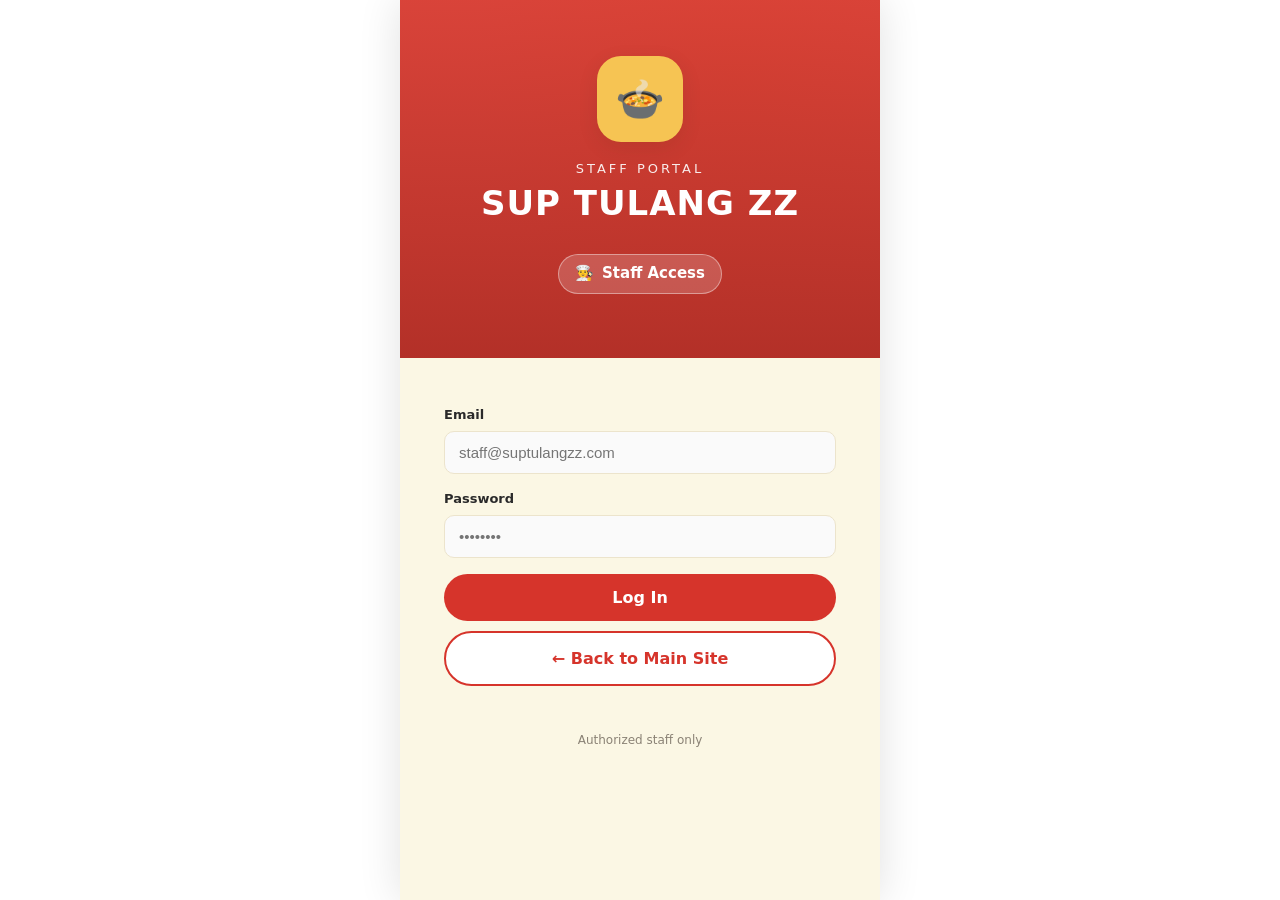
<file: staff-login.html>
<!DOCTYPE html>
<html lang="en">
<head>
  <meta charset="UTF-8" />
  <meta name="viewport" content="width=device-width, initial-scale=1, maximum-scale=1, viewport-fit=cover" />
  <meta name="theme-color" content="#d6342b" />
  <title>Staff Login — Sup Tulang ZZ</title>
  <link rel="stylesheet" href="css/style.css" />
  <style>
    body { background: var(--bg); }
    .login-wrap {
      min-height: 100vh; display: flex;
      flex-direction: column; align-items: center;
      justify-content: center; padding: 24px; box-sizing: border-box;
    }
    .login-card {
      width: 100%; max-width: 380px; background: #fff;
      border: 1px solid var(--line); border-radius: 18px;
      padding: 32px 28px; box-shadow: 0 4px 24px rgba(0,0,0,.08);
    }
    .login-head { text-align: center; margin-bottom: 28px; }
    .login-head .logo { font-size: 40px; }
    .login-head h1 { font-size: 20px; margin: 8px 0 4px; }
    .login-head p  { font-size: 13px; color: var(--muted); margin: 0; }
    .field { margin-bottom: 16px; }
    .field label { font-size: 13px; font-weight: 600; display: block; margin-bottom: 6px; }
    .field input {
      width: 100%; box-sizing: border-box; padding: 12px 14px;
      border-radius: 10px; border: 1.5px solid var(--line);
      font-size: 15px; background: #fafafa;
    }
    .field input:focus { outline: none; border-color: var(--red); background: #fff; }
    .err-msg {
      background: #fff0f0; border: 1px solid #f5c0c0; color: #c0392b;
      border-radius: 8px; padding: 10px 14px; font-size: 13px;
      margin-bottom: 14px; display: none;
    }
    .creds-hint {
      background: #f8f8f8; border: 1px solid var(--line); border-radius: 10px;
      padding: 12px 14px; font-size: 12px; color: var(--muted);
      margin-bottom: 20px; line-height: 1.8;
    }
    .creds-hint strong { color: #333; }
    .login-footer { text-align: center; margin-top: 20px; font-size: 12px; color: var(--muted); }
  </style>
</head>
<body>
  <div class="app">

    <!-- Same Hero as Index -->
    <section class="hero">
      <div class="logo-badge">🍲</div>
      <div class="since">Staff Portal</div>
      <h1>SUP TULANG ZZ</h1>
      <div class="table-pill">👨‍🍳 <span>Staff Access</span></div>
    </section>

    <div class="landing-body">

      <div class="card" style="padding:22px">
<!-- 
        <div class="creds-hint">
          <strong>Demo Accounts</strong><br><br>

          👨‍🍳 <strong>Kitchen</strong><br>
          kitchen@suptulangzz.com<br>
          password
          <br><br>

          🍽️ <strong>Waiter</strong><br>
          waiter@suptulangzz.com<br>
          password
        </div> -->

        <div class="err-msg" id="errMsg">
          Invalid email or password.
        </div>

        <div class="field">
          <label>Email</label>
          <input
            id="email"
            type="email"
            placeholder="staff@suptulangzz.com">
        </div>

        <div class="field">
          <label>Password</label>
          <input
            id="password"
            type="password"
            placeholder="••••••••">
        </div>

        <button class="btn" id="loginBtn">
          Log In
        </button>

        <div style="height:10px"></div>

        <a href="index.html" class="btn secondary">
          ← Back to Main Site
        </a>

      </div>

      <p id="footNote"
         style="text-align:center;color:var(--muted);font-size:12px;margin-top:24px">
        Authorized staff only
      </p>

    </div>

  </div>

  <script>
  // If already logged in, go straight to kitchen
  const saved = localStorage.getItem("sz_staff");
  if (saved) location.href = "kitchen.html";

  document.getElementById("password").addEventListener("keydown", e => {
    if (e.key === "Enter") document.getElementById("loginBtn").click();
  });

  document.getElementById("loginBtn").addEventListener("click", async () => {
    const btn      = document.getElementById("loginBtn");
    const email    = document.getElementById("email").value.trim();
    const password = document.getElementById("password").value.trim();
    const errMsg   = document.getElementById("errMsg");

    if (!email || !password) {
      errMsg.textContent = "Please enter your email and password.";
      errMsg.style.display = "block";
      return;
    }

    btn.disabled = true;
    btn.textContent = "Logging in...";
    errMsg.style.display = "none";

    try {
      const r = await fetch("api/staff_auth.php", {
        method: "POST",
        headers: { "Content-Type": "application/json" },
        body: JSON.stringify({
          action: "login",
          email,
          password
        }),
      });

      const j = await r.json();

      if (j && j.ok) {
        localStorage.setItem(
          "sz_staff",
          JSON.stringify({
            role: j.role,
            name: j.name
          })
        );

        location.href = "kitchen.html";
      } else {
        errMsg.textContent = "Invalid email or password.";
        errMsg.style.display = "block";
        btn.disabled = false;
        btn.textContent = "Log In";
      }

    } catch (e) {
      errMsg.textContent =
        "Cannot reach server. Make sure XAMPP is running.";
      errMsg.style.display = "block";
      btn.disabled = false;
      btn.textContent = "Log In";
    }
  });
  </script>

</body>
</html>
</file>
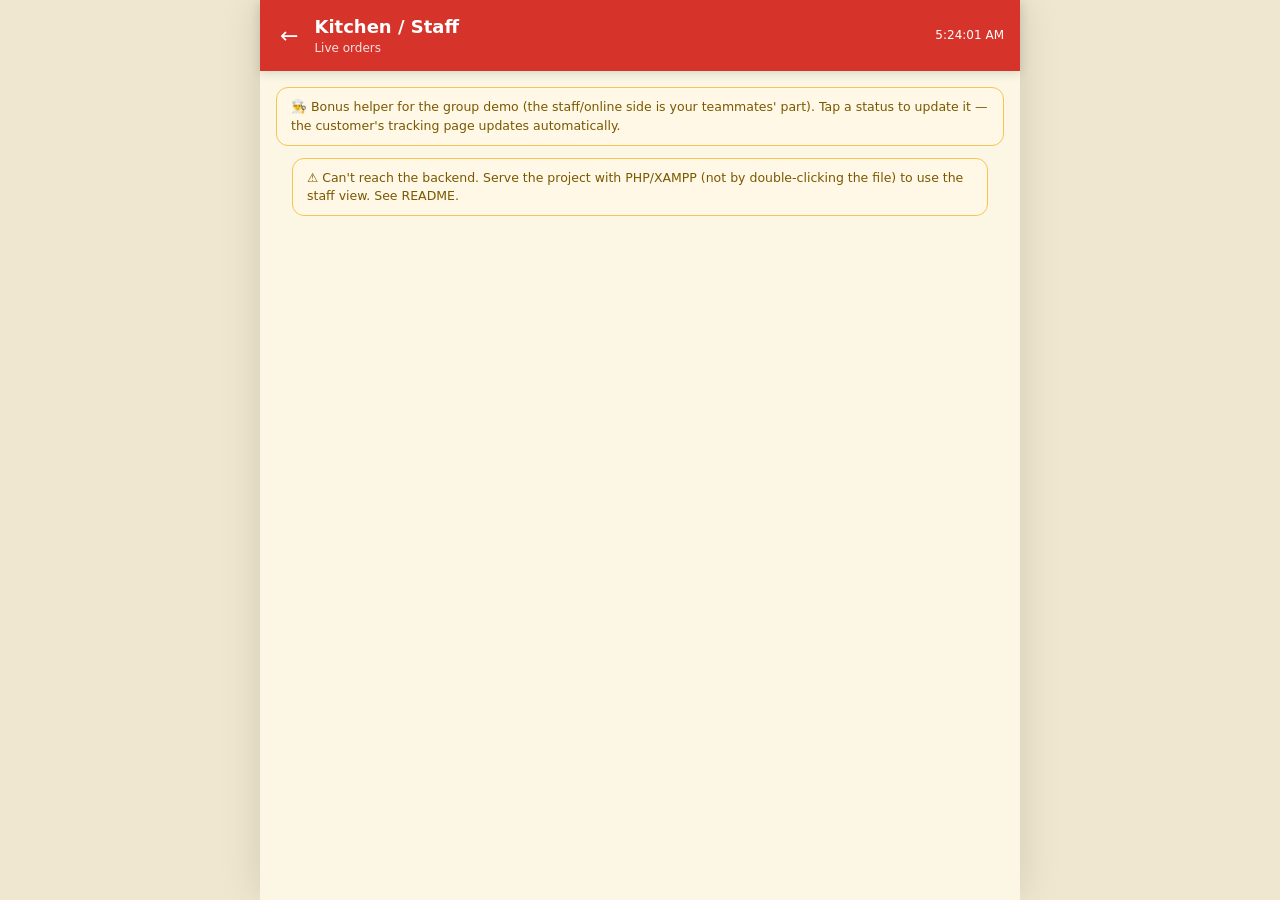
<file: staff.html>
<!DOCTYPE html>
<html lang="en">
<head>
  <meta charset="UTF-8" />
  <meta name="viewport" content="width=device-width, initial-scale=1" />
  <title>Kitchen / Staff — Sup Tulang ZZ</title>
  <link rel="stylesheet" href="css/style.css" />
  <style>
    /* Staff view is wider than the customer phone view */
    .app { max-width: 760px; }
    .staff-grid { display: grid; gap: 12px; }
    .ord { background: var(--card); border: 1px solid var(--line); border-radius: var(--radius); padding: 14px; box-shadow: var(--shadow); }
    .ord .top { display: flex; justify-content: space-between; align-items: center; gap: 8px; }
    .ord .oid { font-weight: 800; color: var(--red); }
    .ord .lines { margin: 8px 0; font-size: 14px; }
    .ord .lines li { margin: 2px 0; }
    .ord .acts { display: flex; gap: 8px; flex-wrap: wrap; margin-top: 8px; }
    .ord .acts button { flex: 1; min-width: 110px; padding: 10px; border-radius: 10px; font-weight: 700; border: 1px solid var(--line); background: #fff; }
    .ord .acts button.on { background: var(--red); color: #fff; border-color: var(--red); }
    .muted2 { color: var(--muted); font-size: 12px; }
  </style>
</head>
<body>
  <div class="app">
    <header class="header">
      <a class="back" href="index.html">←</a>
      <div class="title">Kitchen / Staff <small>Live orders</small></div>
      <span class="muted2" id="clock" style="color:#fff"></span>
    </header>
    <main class="page">
      <div class="note-banner" style="margin:0 0 12px">
        👨‍🍳 Bonus helper for the group demo (the staff/online side is your teammates' part).
        Tap a status to update it — the customer's tracking page updates automatically.
      </div>
      <div class="staff-grid" id="grid"><p class="muted2">Loading…</p></div>
    </main>
  </div>

  <script src="js/data.js"></script>
  <script src="js/cart.js"></script>
  <script>
  const STATUSES = ["pending", "preparing", "ready", "completed"];
  const LABEL = { pending: "Pending", preparing: "Preparing", ready: "Ready", completed: "Completed" };
  const grid = document.getElementById("grid");

  function lineText(it) {
    const extra = [it.variant_name, it.addons_text].filter(Boolean).join(", ");
    return `${it.qty}× ${it.name}${extra ? " (" + extra + ")" : ""}${it.notes ? " — “" + it.notes + "”" : ""}`;
  }

  async function load() {
    let orders = [];
    try {
      const r = await fetch("api/orders.php", { cache: "no-store" });
      if (!r.ok) throw 0;
      orders = await r.json();
    } catch (e) {
      grid.innerHTML = `<div class="note-banner">⚠️ Can't reach the backend. Serve the project with PHP/XAMPP (not by double-clicking the file) to use the staff view. See README.</div>`;
      return;
    }
    if (!orders.length) { grid.innerHTML = `<p class="muted2">No orders yet. Place one from the customer app.</p>`; return; }

    grid.innerHTML = orders.map(o => `
      <div class="ord">
        <div class="top">
          <span class="oid">#${o.id}</span>
          <span class="status-pill ${o.status}">${LABEL[o.status]}</span>
        </div>
        <div class="muted2">${o.table_no ? "Table " + o.table_no : "Walk-in"}${o.customer_name ? " · " + o.customer_name : ""} · ${o.created_at || ""}</div>
        <ul class="lines">${o.items.map(it => `<li>${lineText(it)}</li>`).join("")}</ul>
        ${o.note ? `<div class="muted2">Note: ${o.note}</div>` : ""}
        <div style="font-weight:800;margin-top:6px">${formatRM(o.total)}</div>
        <div class="acts">
          ${STATUSES.map(s => `<button class="${s === o.status ? "on" : ""}" data-id="${o.id}" data-s="${s}">${LABEL[s]}</button>`).join("")}
        </div>
      </div>`).join("");
  }

  grid.addEventListener("click", async (e) => {
    const b = e.target.closest("button[data-s]");
    if (!b) return;
    b.disabled = true;
    try {
      await fetch("api/order_status.php", {
        method: "POST",
        headers: { "Content-Type": "application/json" },
        body: JSON.stringify({ id: b.dataset.id, status: b.dataset.s }),
      });
    } catch (e) {}
    load();
  });

  function tick() { document.getElementById("clock").textContent = new Date().toLocaleTimeString(); }
  setInterval(tick, 1000); tick();
  load();
  setInterval(load, 5000);   // auto-refresh the board
  </script>
</body>
</html>
</file>
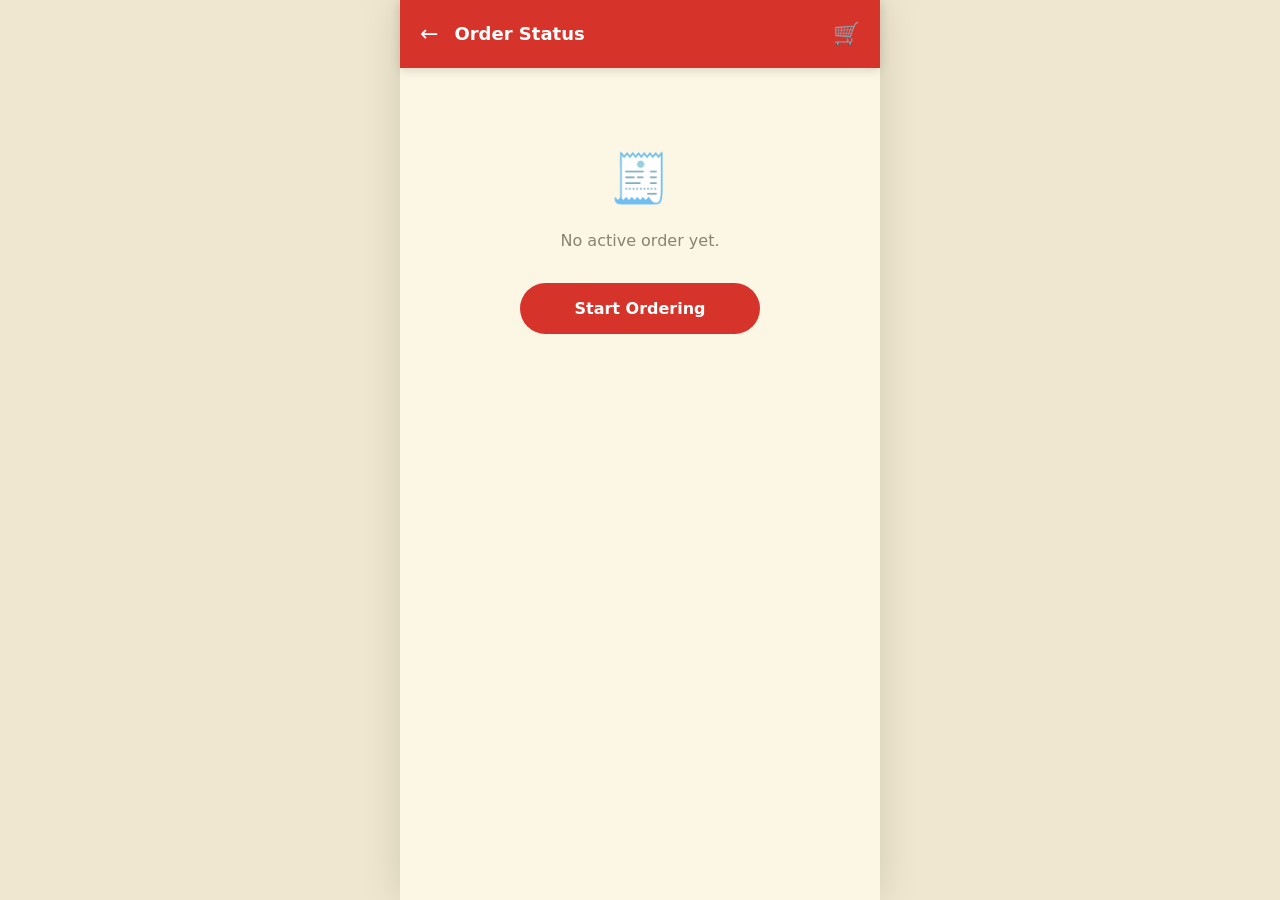
<file: tracking.html>
<!DOCTYPE html>
<html lang="en">
<head>
  <meta charset="UTF-8" />
  <meta name="viewport" content="width=device-width, initial-scale=1, maximum-scale=1, viewport-fit=cover" />
  <meta name="theme-color" content="#d6342b" />
  <title>Track Order — Sup Tulang ZZ</title>
  <link rel="stylesheet" href="css/style.css" />
</head>
<body>
  <div class="app">
    <header class="header">
      <a class="back" href="menu.html">←</a>
      <div class="title">Order Status</div>
      <a class="cart-link" href="cart.html">🛒<span class="cart-badge">0</span></a>
    </header>

    <main class="page" id="page"></main>
  </div>

  <script src="js/data.js"></script>
  <script src="js/cart.js"></script>
  <script>
  const pageEl = document.getElementById("page");

  // Steps definition per order type
  const STEPS_WALKIN = [
    { key: "pending",   label: "Order Received",  sub: "Sent to the kitchen",        icon: "📝" },
    { key: "preparing", label: "In Progress",      sub: "Your food is being cooked",  icon: "👨‍🍳" },
    { key: "ready",     label: "Ready",            sub: "Ready to be served",         icon: "🔔" },
    { key: "completed", label: "Completed",        sub: "Enjoy your meal!",           icon: "✅" },
  ];

  const STEPS_DELIVERY = [
    { key: "pending",   label: "Order Received",   sub: "We've received your order",       icon: "📝" },
    { key: "preparing", label: "In Progress",       sub: "Your food is being prepared",     icon: "👨‍🍳" },
    { key: "ready",     label: "Ready",             sub: "Your order is packed",            icon: "📦" },
    { key: "completed", label: "Out for Delivery",  sub: "Your order is on the way!",       icon: "🛵" },
    { key: "arrived",   label: "Arrived",           sub: "Your order has been delivered!",  icon: "✅" },
  ];

  const STEPS_PICKUP = [
    { key: "pending",   label: "Order Received",   sub: "We've received your order",        icon: "📝" },
    { key: "preparing", label: "In Progress",       sub: "Your food is being prepared",      icon: "👨‍🍳" },
    { key: "ready",     label: "Ready to Pick Up",  sub: "Come collect your order!",         icon: "🔔" },
    { key: "completed", label: "Complete",          sub: "Thank you for your order!",        icon: "✅" },
  ];

  const ETA = {
    walkin: {
      pending:   "Waiting for the kitchen to accept…",
      preparing: "Estimated 10–15 min",
      ready:     "Please wait to be served 🎉",
      completed: "Thank you for dining with us!",
    },
    delivery: {
      pending:   "We've received your order!",
      preparing: "Estimated 20–30 min",
      ready:     "Your order is being packed…",
      completed: "Your order is on the way! 🛵",
      arrived:   "Your order has arrived. Enjoy! 🎉",
    },
    pickup: {
      pending:   "We've received your order!",
      preparing: "Estimated 15–20 min",
      ready:     "Your order is ready — come pick it up! 🔔",
      completed: "Thank you! See you again 😊",
    },
  };

  function fmtTime(ts) {
    return new Date(ts).toLocaleTimeString([], { hour: "2-digit", minute: "2-digit" });
  }

  // Server datetime ("2026-06-30 18:09:37") or a ms number → ms (cross-browser).
  function tsToMs(s) {
    if (typeof s === "number") return s;
    if (!s) return Date.now();
    const t = new Date(String(s).replace(" ", "T")).getTime();
    return isNaN(t) ? Date.now() : t;
  }

  function getOrderType(order) {
    if (order.order_type === "online" || order.delivery_type) {
      return order.delivery_type === "pickup" ? "pickup" : "delivery";
    }
    return "walkin";
  }

  function getSteps(orderType) {
    if (orderType === "delivery") return STEPS_DELIVERY;
    if (orderType === "pickup")   return STEPS_PICKUP;
    return STEPS_WALKIN;
  }

  // Gather every order the customer placed (newest first). Merge the single
  // "current"/"online" keys in for back-compat, then persist the merged list.
  function collectOrders() {
    const list = Orders.list();
    const cur  = Order.current();
    if (cur && cur.id && !list.some(o => o.id === cur.id)) list.push(cur);
    try {
      const o = JSON.parse(localStorage.getItem("sz_online_order") || "null");
      if (o && o.id && !list.some(x => x.id === o.id)) {
        list.push({
          id: o.id, table: null, customerName: o.customer_name,
          items: o.items || [], subtotal: o.subtotal, tax: o.tax, total: o.total,
          status: o.status || "pending", order_type: "online",
          delivery_type: o.delivery_type || "delivery",
          placedAt: o.placedAt || Date.now(),
          history: o.history || [{ status: "pending", at: Date.now() }],
          remote: true,
        });
      }
    } catch (e) {}
    Orders.save(list);
    return list.slice().sort((a, b) => (b.placedAt || 0) - (a.placedAt || 0));
  }

  // Keep the single-order keys in sync so the home/menu "Track" links stay correct.
  function syncSingles(o) {
    try {
      const cur = Order.current();
      if (cur && cur.id === o.id && cur.status !== o.status) {
        cur.status = o.status; cur.history = o.history;
        localStorage.setItem("sz_current_order", JSON.stringify(cur));
      }
    } catch (e) {}
    try {
      const oo = JSON.parse(localStorage.getItem("sz_online_order") || "null");
      if (oo && oo.id === o.id && oo.status !== o.status) {
        oo.status = o.status;
        localStorage.setItem("sz_online_order", JSON.stringify(oo));
      }
    } catch (e) {}
  }

  function render() {
    const orders = collectOrders();

    if (!orders.length) {
      pageEl.innerHTML = `
        <div class="empty">
          <div class="big">🧾</div>
          <p>No active order yet.</p>
          <a class="btn" href="menu.html" style="max-width:240px;margin:14px auto 0">Start Ordering</a>
        </div>`;
      return;
    }

    const heading = orders.length > 1
      ? `<p style="text-align:center;color:var(--muted);font-size:13px;margin:0 0 14px">
           You have <strong>${orders.length}</strong> orders at this table — newest first.
         </p>`
      : "";

    pageEl.innerHTML = heading
      + orders.map(renderCard).join('<div style="height:22px"></div>')
      + `<div style="height:18px"></div><a class="btn secondary" href="menu.html">＋ Add More Items</a>`;

    // Wire up the per-order demo "advance status" buttons (local orders only).
    orders.forEach(o => {
      const b = document.getElementById("sim-" + o.id);
      if (b) b.addEventListener("click", () => { advanceLocal(o.id); render(); });
    });
  }

  function advanceLocal(id) {
    const list = Orders.list();
    const o = list.find(x => x.id === id);
    if (!o) return;
    const flow = ["pending", "preparing", "ready", "completed"];
    const i = flow.indexOf(o.status);
    if (i < flow.length - 1) {
      o.status = flow[i + 1];
      (o.history = o.history || []).push({ status: o.status, at: Date.now() });
      Orders.save(list);
      syncSingles(o);
    }
  }

  // Build the card (status + timeline + summary) for a single order.
  function renderCard(order) {
    const orderType = getOrderType(order);
    const STEPS     = getSteps(orderType);
    const etaMap    = ETA[orderType];

    // Map status — "arrived" only exists in delivery
    let displayStatus = order.status;
    if (orderType !== "delivery" && displayStatus === "arrived") displayStatus = "completed";

    const curIdx = STEPS.findIndex(s => s.key === displayStatus);
    const safeIdx = curIdx === -1 ? 0 : curIdx;

    const etaText = etaMap[displayStatus] || etaMap["pending"];

    let timeline = "";
    STEPS.forEach((s, i) => {
      const done   = i < safeIdx;
      const active = i === safeIdx;
      const at     = (order.history || []).find(h => h.status === s.key);
      timeline += `
        <li class="${done ? "done" : ""} ${active ? "active" : ""}">
          <div class="dot">${done ? "✓" : s.icon}</div>
          <div class="tl-info">
            <strong>${s.label}</strong>
            <span>${at ? fmtTime(at.at) + " · " : ""}${s.sub}</span>
          </div>
        </li>`;
    });

    let recap = "";
    (order.items || []).forEach(it => {
      const meta = [
        it.variant ? it.variant.name : (it.variant_name || null),
        ...((it.addons || []).map(a => "+" + a.name))
      ].filter(Boolean).join(", ");
      recap += `
        <div class="recap-row">
          <span><span class="q">${it.qty}×</span> ${it.name}${meta ? ` <span class="q">(${meta})</span>` : ""}</span>
          <span>${formatRM((it.unit_price || Cart.unitPrice(it)) * it.qty)}</span>
        </div>`;
    });

    const tableLabel = order.table && order.table !== "—"
      ? "Table " + order.table + " · "
      : (orderType === "delivery" ? "Delivery · " : orderType === "pickup" ? "Self Pickup · " : "");

    const isComplete = displayStatus === "completed" || displayStatus === "arrived";

    // Payment line (dine-in orders carry order.payment; paid online or at counter)
    const pay = order.payment;
    const paidLike = pay && (pay.status === "paid" || pay.status === "success");
    const payLabel = pay
      ? (paidLike
          ? (pay.method === "counter" ? "✅ Paid (at counter)" : "✅ Paid" + (pay.detail ? " · " + pay.detail : ""))
          : "🧾 Pay at counter")
      : "";

    return `
      <div class="order-card">
        <div class="order-no">Order Number</div>
        <div class="order-id">#${order.id}</div>
        <div class="status-pill ${displayStatus}">${STEPS[safeIdx].label}</div>
        <div class="eta">${etaText}</div>
        <div style="font-size:13px;color:var(--muted);margin-top:6px">
          ${tableLabel}Placed at ${fmtTime(order.placedAt)}
          ${order.customerName ? " · " + order.customerName : ""}
        </div>
        ${payLabel ? `<div style="font-size:13px;font-weight:700;margin-top:6px;color:${paidLike ? "var(--green)" : "#e65100"}">${payLabel}</div>` : ""}
      </div>

      <ul class="timeline">${timeline}</ul>

      <div style="height:16px"></div>

      <div class="recap">
        <h3>Order Summary</h3>
        ${recap}
        <div class="recap-row" style="margin-top:8px;border-top:1px dashed var(--line);padding-top:10px">
          <span class="q">Subtotal</span><span>${formatRM(order.subtotal)}</span>
        </div>
        <div class="recap-row"><span class="q">SST</span><span>${formatRM(order.tax)}</span></div>
        <div class="recap-row" style="font-weight:800"><span>Total</span><span>${formatRM(order.total)}</span></div>
      </div>

      ${!isComplete
        ? (order.remote ? "" : `<div style="text-align:center"><button class="btn ghost" id="sim-${order.id}" style="margin-top:10px">▶︎ Demo: advance status</button></div>`)
        : `<p style="text-align:center;color:var(--green);font-weight:700;margin-top:12px">${orderType === "delivery" ? "Order delivered ✅" : orderType === "pickup" ? "Order complete ✅" : "Order completed ✅"}</p>`}
    `;
  }

  render();

  // --- Live status: poll every remote order; demo-advance local (offline) ones ---
  // An order is fully "settled" once cooking is done AND payment is in.
  function settled(o) {
    const statusDone = o.status === "completed" || o.status === "arrived";
    const payDone = !o.payment || o.payment.status === "paid" || o.payment.status === "success";
    return statusDone && payDone;
  }

  async function pollRemoteOnce() {
    const list = Orders.list();
    let changed = false;
    for (const o of list) {
      if (!o.remote || settled(o)) continue;
      try {
        const r = await fetch("api/order_status.php?id=" + encodeURIComponent(o.id), { cache: "no-store" });
        if (r.ok) {
          const j = await r.json();
          if (j && j.status && j.status !== o.status) { o.status = j.status; changed = true; }

          // Adopt the server's real status history (oldest first) when it grows.
          if (j && Array.isArray(j.history)) {
            const mapped = j.history.map(h => ({ status: h.status, at: tsToMs(h.at) }));
            if (mapped.length !== (o.history ? o.history.length : 0)) changed = true;
            if (mapped.length) o.history = mapped;
          }

          // Reflect a "pay at counter" order being marked paid by staff.
          if (j && j.payment && o.payment && j.payment.status && j.payment.status !== o.payment.status) {
            o.payment.status = j.payment.status;
            changed = true;
          }
        }
      } catch (e) { /* keep trying */ }
    }
    if (changed) { Orders.save(list); list.forEach(syncSingles); render(); }
    return list.some(o => o.remote && !settled(o));
  }

  pollRemoteOnce().then(stillActive => {
    if (!stillActive) return;
    const poll = setInterval(async () => {
      if (!(await pollRemoteOnce())) clearInterval(poll);
    }, 4000);
  });

  if (Orders.list().some(o => !o.remote && o.status !== "completed")) {
    const auto = setInterval(() => {
      const list = Orders.list();
      let changed = false;
      list.forEach(o => {
        if (o.remote || o.status === "completed") return;
        const flow = ["pending", "preparing", "ready", "completed"];
        const i = flow.indexOf(o.status);
        if (i < flow.length - 1) {
          o.status = flow[i + 1];
          (o.history = o.history || []).push({ status: o.status, at: Date.now() });
          changed = true;
        }
      });
      if (changed) { Orders.save(list); list.forEach(syncSingles); render(); }
      if (!list.some(o => !o.remote && o.status !== "completed")) clearInterval(auto);
    }, 8000);
  }
  </script>
</body>
</html>
</file>
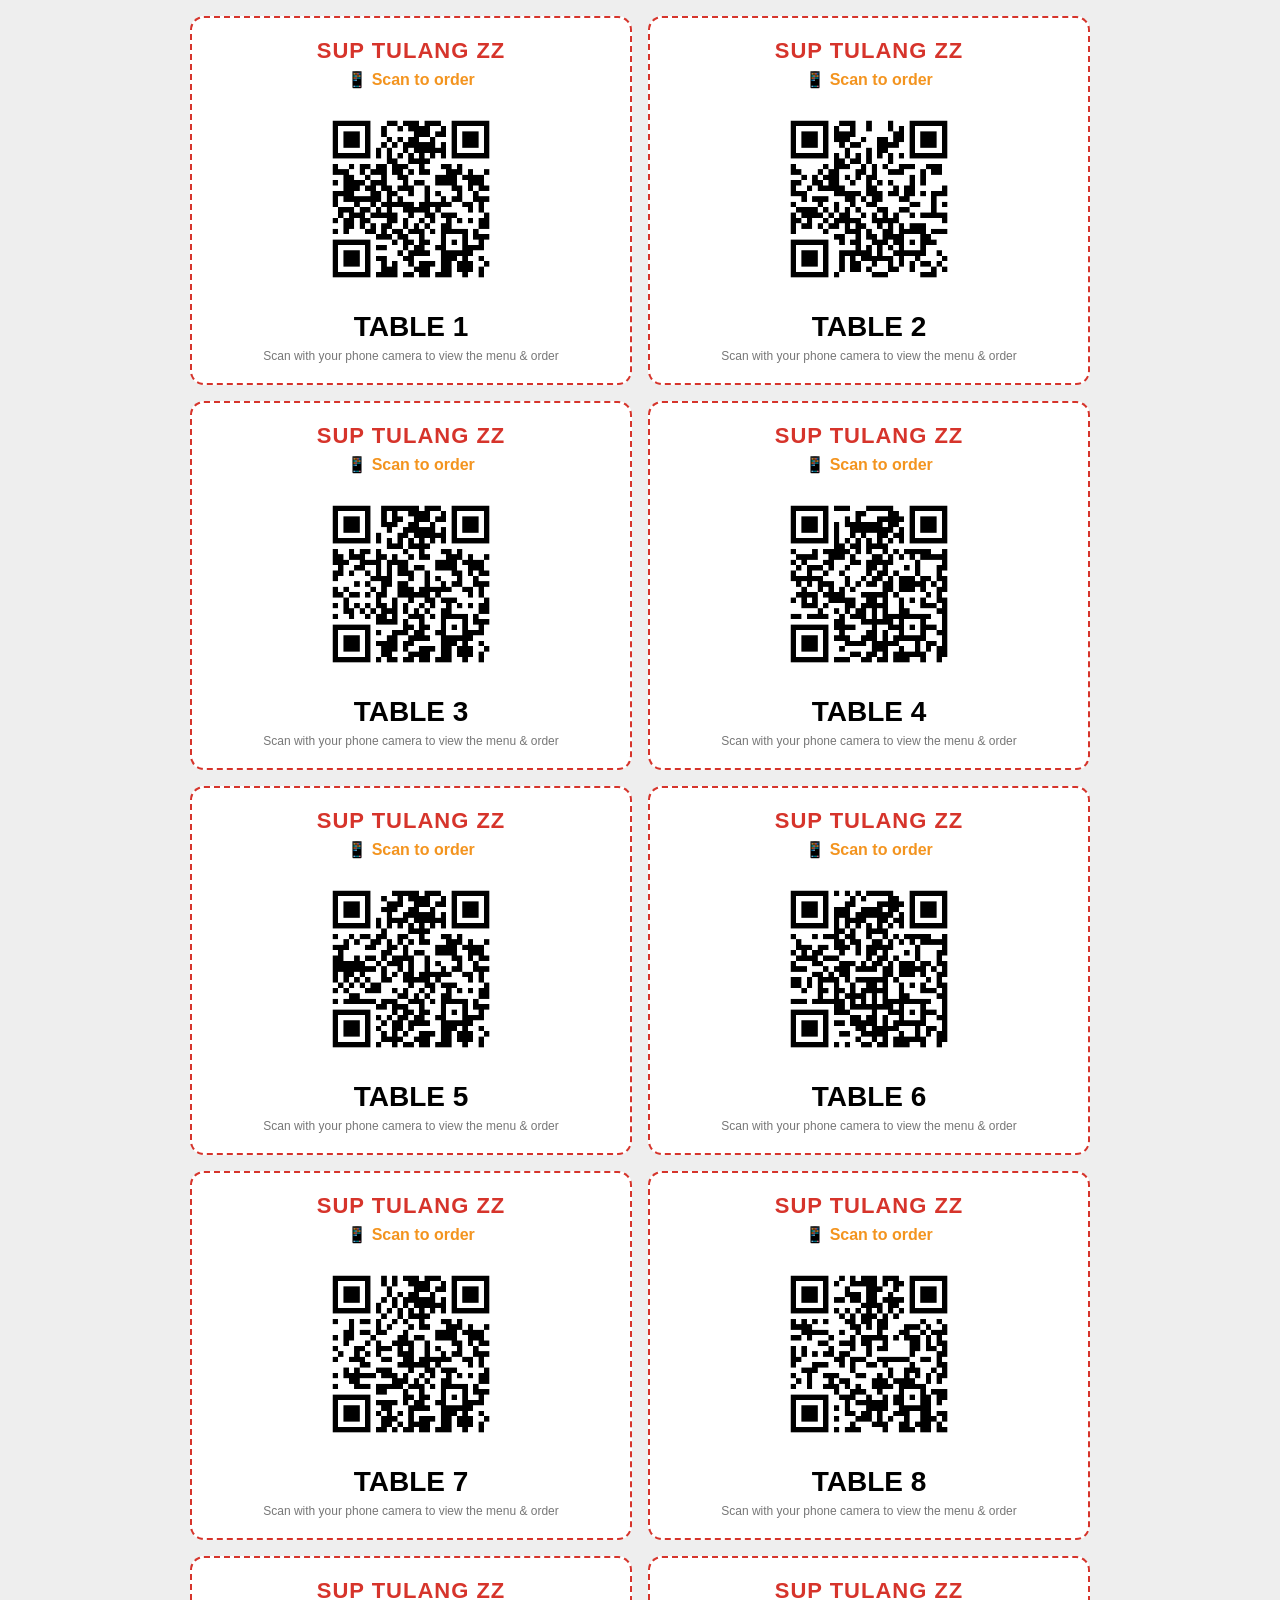
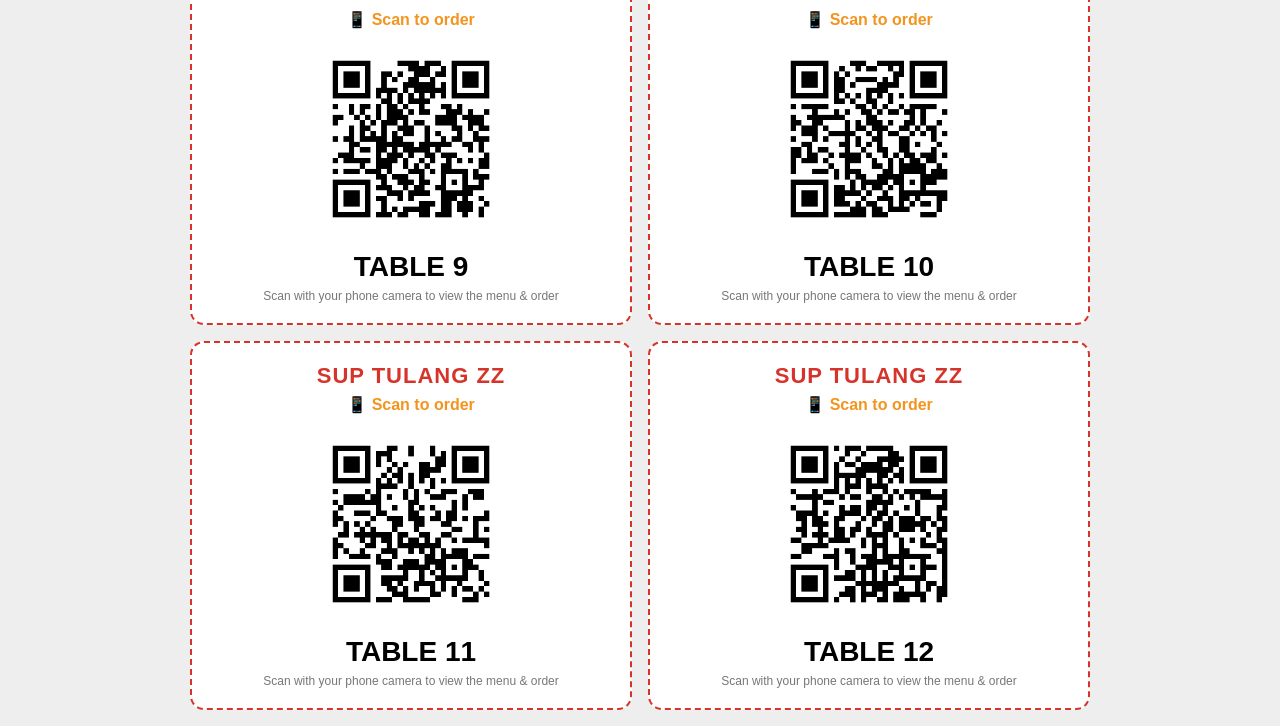
<file: qr/print.html>
<!DOCTYPE html><html><head><meta charset="utf-8">
<title>SUP TULANG ZZ — Table QR Codes</title>
<style>
  body { font-family: "Segoe UI", Arial, sans-serif; background:#eee; margin:0; padding:16px; }
  .grid { display:grid; grid-template-columns:repeat(2,1fr); gap:16px; max-width:900px; margin:0 auto; }
  .tent { background:#fff; border:2px dashed #d6342b; border-radius:14px; padding:20px; text-align:center;
           page-break-inside:avoid; }
  .brand { color:#d6342b; font-weight:800; font-size:22px; letter-spacing:1px; }
  .scan { color:#f3941f; font-weight:700; margin:6px 0 10px; }
  .tent img { width:200px; height:200px; }
  .tableno { font-size:28px; font-weight:800; margin-top:8px; }
  .hint { color:#777; font-size:12px; margin-top:6px; }
  @media print { body { background:#fff; } }
</style></head>
<body>
  <div class="grid">
    <div class="tent">
      <div class="brand">SUP TULANG ZZ</div>
      <div class="scan">📱 Scan to order</div>
      <img src="table-1.png" alt="QR table 1">
      <div class="tableno">TABLE 1</div>
      <div class="hint">Scan with your phone camera to view the menu &amp; order</div>
    </div>
    <div class="tent">
      <div class="brand">SUP TULANG ZZ</div>
      <div class="scan">📱 Scan to order</div>
      <img src="table-2.png" alt="QR table 2">
      <div class="tableno">TABLE 2</div>
      <div class="hint">Scan with your phone camera to view the menu &amp; order</div>
    </div>
    <div class="tent">
      <div class="brand">SUP TULANG ZZ</div>
      <div class="scan">📱 Scan to order</div>
      <img src="table-3.png" alt="QR table 3">
      <div class="tableno">TABLE 3</div>
      <div class="hint">Scan with your phone camera to view the menu &amp; order</div>
    </div>
    <div class="tent">
      <div class="brand">SUP TULANG ZZ</div>
      <div class="scan">📱 Scan to order</div>
      <img src="table-4.png" alt="QR table 4">
      <div class="tableno">TABLE 4</div>
      <div class="hint">Scan with your phone camera to view the menu &amp; order</div>
    </div>
    <div class="tent">
      <div class="brand">SUP TULANG ZZ</div>
      <div class="scan">📱 Scan to order</div>
      <img src="table-5.png" alt="QR table 5">
      <div class="tableno">TABLE 5</div>
      <div class="hint">Scan with your phone camera to view the menu &amp; order</div>
    </div>
    <div class="tent">
      <div class="brand">SUP TULANG ZZ</div>
      <div class="scan">📱 Scan to order</div>
      <img src="table-6.png" alt="QR table 6">
      <div class="tableno">TABLE 6</div>
      <div class="hint">Scan with your phone camera to view the menu &amp; order</div>
    </div>
    <div class="tent">
      <div class="brand">SUP TULANG ZZ</div>
      <div class="scan">📱 Scan to order</div>
      <img src="table-7.png" alt="QR table 7">
      <div class="tableno">TABLE 7</div>
      <div class="hint">Scan with your phone camera to view the menu &amp; order</div>
    </div>
    <div class="tent">
      <div class="brand">SUP TULANG ZZ</div>
      <div class="scan">📱 Scan to order</div>
      <img src="table-8.png" alt="QR table 8">
      <div class="tableno">TABLE 8</div>
      <div class="hint">Scan with your phone camera to view the menu &amp; order</div>
    </div>
    <div class="tent">
      <div class="brand">SUP TULANG ZZ</div>
      <div class="scan">📱 Scan to order</div>
      <img src="table-9.png" alt="QR table 9">
      <div class="tableno">TABLE 9</div>
      <div class="hint">Scan with your phone camera to view the menu &amp; order</div>
    </div>
    <div class="tent">
      <div class="brand">SUP TULANG ZZ</div>
      <div class="scan">📱 Scan to order</div>
      <img src="table-10.png" alt="QR table 10">
      <div class="tableno">TABLE 10</div>
      <div class="hint">Scan with your phone camera to view the menu &amp; order</div>
    </div>
    <div class="tent">
      <div class="brand">SUP TULANG ZZ</div>
      <div class="scan">📱 Scan to order</div>
      <img src="table-11.png" alt="QR table 11">
      <div class="tableno">TABLE 11</div>
      <div class="hint">Scan with your phone camera to view the menu &amp; order</div>
    </div>
    <div class="tent">
      <div class="brand">SUP TULANG ZZ</div>
      <div class="scan">📱 Scan to order</div>
      <img src="table-12.png" alt="QR table 12">
      <div class="tableno">TABLE 12</div>
      <div class="hint">Scan with your phone camera to view the menu &amp; order</div>
    </div>
  </div>
</body></html>
</file>
<file: css/style.css>
/* =====================================================================
   style.css — Mobile-first styles for the Sup Tulang ZZ ordering app
   Brand palette taken from the printed menu (red / orange / cream).
   ===================================================================== */

:root {
  --red: #d6342b;
  --red-dark: #b02820;
  --orange: #f3941f;
  --gold: #f6c453;
  --cream: #fbf7e4;
  --card: #fffdf3;
  --ink: #2a2a2a;
  --muted: #8a8275;
  --line: #ece4cc;
  --green: #2e9e5b;
  --green-soft: #e6f5ec;
  --shadow: 0 6px 20px rgba(60, 40, 10, 0.10);
  --radius: 16px;
  --app-w: 480px;
}

* { box-sizing: border-box; -webkit-tap-highlight-color: transparent; }

html, body { margin: 0; padding: 0; }

body {
  font-family: "Segoe UI", system-ui, -apple-system, Roboto, Arial, sans-serif;
  color: var(--ink);
  background: #efe7cf;        /* outside the “phone” on desktop */
  line-height: 1.45;
}

/* The whole app is constrained to a phone-like column, centred on desktop */
.app {
  max-width: var(--app-w);
  margin: 0 auto;
  min-height: 100vh;
  background: var(--cream);
  position: relative;
  box-shadow: 0 0 40px rgba(0,0,0,0.12);
}

img { max-width: 100%; display: block; }
a { color: inherit; text-decoration: none; }
button { font-family: inherit; cursor: pointer; border: none; background: none; }

/* ---------------- Buttons ---------------- */
.btn {
  display: inline-flex; align-items: center; justify-content: center; gap: 8px;
  background: var(--red); color: #fff; font-weight: 700; font-size: 16px;
  padding: 14px 20px; border-radius: 999px; width: 100%;
  transition: transform .08s ease, background .2s ease;
}
.btn:active { transform: scale(.98); }
.btn:disabled { background: #cbb; opacity: .6; cursor: not-allowed; }
.btn.secondary { background: #fff; color: var(--red); border: 2px solid var(--red); }
.btn.ghost { background: transparent; color: var(--ink); border: 1px solid var(--line); }

/* ---------------- Header (sticky) ---------------- */
.header {
  position: sticky; top: 0; z-index: 30;
  background: var(--red); color: #fff;
  padding: 14px 16px;
  display: flex; align-items: center; gap: 12px;
  box-shadow: 0 2px 10px rgba(0,0,0,.15);
}
.header .back { font-size: 22px; line-height: 1; padding: 4px; color:#fff; }
.header .title { font-weight: 800; font-size: 18px; flex: 1; }
.header .title small { display: block; font-weight: 500; font-size: 12px; opacity: .85; }

/* Cart button + badge (top right) */
.cart-link { position: relative; color: #fff; font-size: 22px; padding: 4px; }
.cart-badge {
  position: absolute; top: -4px; right: -6px;
  background: var(--gold); color: #5a3b00; font-size: 11px; font-weight: 800;
  min-width: 18px; height: 18px; border-radius: 999px;
  display: grid; place-items: center; padding: 0 4px;
}

/* ---------------- Landing page ---------------- */
.hero {
  background:
    linear-gradient(180deg, rgba(214,52,43,.92), rgba(176,40,32,.96)),
    radial-gradient(circle at 70% 20%, rgba(246,196,83,.35), transparent 60%);
  color: #fff; text-align: center;
  padding: 56px 24px 64px;
  position: relative; overflow: hidden;
}
.hero .logo-badge {
  width: 86px; height: 86px; border-radius: 24px; margin: 0 auto 18px;
  background: var(--gold); color: var(--red-dark);
  display: grid; place-items: center; font-size: 40px;
  box-shadow: var(--shadow);
}
.hero h1 { font-size: 34px; margin: 0 0 4px; letter-spacing: 1px; }
.hero .since { font-size: 13px; letter-spacing: 3px; text-transform: uppercase; opacity: .9; }
.hero .tagline { margin-top: 10px; font-size: 15px; opacity: .95; }

.table-pill {
  display: inline-flex; align-items: center; gap: 8px;
  background: rgba(255,255,255,.18); border: 1px solid rgba(255,255,255,.4);
  padding: 8px 16px; border-radius: 999px; margin-top: 22px;
  font-weight: 700; font-size: 15px;
}

.landing-body { padding: 26px 22px 40px; }
.steps { list-style: none; padding: 0; margin: 0 0 26px; }
.steps li {
  display: flex; gap: 14px; align-items: flex-start; padding: 12px 0;
  border-bottom: 1px dashed var(--line);
}
.steps li:last-child { border-bottom: none; }
.steps .num {
  flex: 0 0 30px; height: 30px; border-radius: 50%;
  background: var(--gold); color: var(--red-dark);
  display: grid; place-items: center; font-weight: 800;
}
.steps strong { display: block; }
.steps span { color: var(--muted); font-size: 14px; }

/* ---------------- Search + category nav ---------------- */
.search-wrap { padding: 12px 16px 6px; background: var(--cream); position: sticky; top: 56px; z-index: 20; }
.search {
  width: 100%; padding: 12px 16px; border-radius: 999px;
  border: 1px solid var(--line); background: #fff; font-size: 15px;
}
.search:focus { outline: 2px solid var(--gold); border-color: transparent; }

.cats {
  position: sticky; top: 110px; z-index: 19;
  background: var(--cream);
  display: flex; gap: 8px; overflow-x: auto; padding: 8px 16px 10px;
  border-bottom: 1px solid var(--line);
  scrollbar-width: thin;                          /* Firefox: slim bar */
  scrollbar-color: var(--red) #efe6cd;            /* thumb, track (Firefox) */
}
/* Chrome / Edge / Safari: slim styled horizontal scrollbar */
.cats::-webkit-scrollbar { height: 6px; }
.cats::-webkit-scrollbar-track { background: #efe6cd; border-radius: 999px; }
.cats::-webkit-scrollbar-thumb { background: var(--red); border-radius: 999px; }
.cats::-webkit-scrollbar-thumb:hover { background: var(--red-dark); }
.cat-chip {
  flex: 0 0 auto; padding: 8px 14px; border-radius: 999px;
  background: #fff; border: 1px solid var(--line); color: var(--ink);
  font-size: 14px; font-weight: 600; white-space: nowrap;
}
.cat-chip.active { background: var(--red); color: #fff; border-color: var(--red); }

/* ---------------- Menu list ---------------- */
.menu { padding: 8px 16px 120px; }
.cat-heading {
  font-size: 20px; font-weight: 800; color: var(--red);
  margin: 22px 0 10px; display: flex; align-items: center; gap: 8px;
}
.cat-heading::after { content: ""; flex: 1; height: 3px; background: var(--gold); border-radius: 3px; }

.food {
  display: flex; gap: 14px; align-items: center;
  background: var(--card); border: 1px solid var(--line);
  border-radius: var(--radius); padding: 12px; margin-bottom: 12px;
  box-shadow: var(--shadow); cursor: pointer;
  transition: transform .08s ease;
}
.food:active { transform: scale(.99); }
.food .thumb {
  flex: 0 0 64px; height: 64px; border-radius: 14px; overflow: hidden;
  background: linear-gradient(135deg, #fff3d6, #ffe3c2);
  display: grid; place-items: center; font-size: 30px;
}
.thumb img { width: 100%; height: 100%; object-fit: cover; display: block; }
.food .info { flex: 1; min-width: 0; }
.food .name { font-weight: 700; font-size: 15px; display: flex; align-items: center; gap: 6px; }
.food .badge-pop {
  font-size: 10px; font-weight: 800; color: var(--red-dark);
  background: var(--gold); padding: 2px 6px; border-radius: 6px; text-transform: uppercase;
}
.food .desc {
  font-size: 12.5px; color: var(--muted); margin-top: 2px;
  display: -webkit-box; -webkit-line-clamp: 2; -webkit-box-orient: vertical; overflow: hidden;
}
.food .opt-note { font-size: 11.5px; color: var(--orange); font-weight: 600; margin-top: 3px; }
.food .price { font-weight: 800; color: var(--ink); margin-top: 4px; font-size: 14.5px; }
.food .add {
  flex: 0 0 auto; align-self: center;
  width: 38px; height: 38px; border-radius: 12px;
  background: var(--red); color: #fff; font-size: 22px; line-height: 1;
  display: grid; place-items: center;
}
.empty { text-align: center; color: var(--muted); padding: 60px 20px; }
.empty .big { font-size: 48px; margin-bottom: 10px; }

/* ---------------- Floating "view cart" bar ---------------- */
.cartbar {
  position: fixed; left: 50%; transform: translateX(-50%);
  bottom: 16px; width: min(var(--app-w), 100%); padding: 0 16px;
  z-index: 40; transition: opacity .2s, transform .2s;
}
.cartbar.hidden { opacity: 0; transform: transl(-50%, 30px); pointer-events: none; bottom: -80px; }
.cartbar .inner {
  background: var(--red); color: #fff; border-radius: 14px;
  padding: 14px 18px; display: flex; align-items: center; justify-content: space-between;
  box-shadow: 0 8px 24px rgba(180,40,30,.4); font-weight: 700;
}
.cartbar .count {
  background: rgba(255,255,255,.25); border-radius: 8px; padding: 2px 8px; margin-right: 8px; font-size: 13px;
}

/* ---------------- Modal / bottom sheet ---------------- */
.sheet-overlay {
  position: fixed; inset: 0; background: rgba(0,0,0,.5);
  z-index: 50; display: none; align-items: flex-end; justify-content: center;
}
.sheet-overlay.open { display: flex; }
.sheet {
  background: var(--cream); width: 100%; max-width: var(--app-w);
  border-radius: 22px 22px 0 0; max-height: 88vh; overflow-y: auto;
  animation: slideUp .25s ease;
}
@keyframes slideUp { from { transform: translateY(100%); } to { transform: translateY(0); } }
.sheet .sheet-hero {
  height: 160px; background: linear-gradient(135deg, #ffe9c2, #ffc98a);
  display: grid; place-items: center; font-size: 64px; position: relative;
  background-size: cover; background-position: center;
}
.sheet .sheet-hero.has-img #sheetEmoji { display: none; }
.sheet .close {
  position: absolute; top: 12px; right: 12px;
  width: 34px; height: 34px; border-radius: 50%; background: rgba(255,255,255,.9);
  font-size: 20px; display: grid; place-items: center; color: var(--ink);
}
.sheet-body { padding: 18px 18px 0; }
.sheet h2 { margin: 0 0 4px; font-size: 22px; }
.sheet .sheet-desc { color: var(--muted); font-size: 14px; margin-bottom: 6px; }
.sheet .sheet-price { font-weight: 800; color: var(--red); font-size: 18px; }

.opt-group { margin-top: 18px; }
.opt-group h3 { font-size: 15px; margin: 0 0 8px; }
.opt-group .req { font-size: 11px; color: var(--red); font-weight: 700; margin-left: 6px; }
.opt {
  display: flex; align-items: center; gap: 12px;
  padding: 12px 14px; background: #fff; border: 1px solid var(--line);
  border-radius: 12px; margin-bottom: 8px; cursor: pointer;
}
.opt.checked { border-color: var(--red); background: #fff6f5; }
.opt input { accent-color: var(--red); width: 18px; height: 18px; }
.opt .opt-name { flex: 1; font-size: 14.5px; }
.opt .opt-price { color: var(--muted); font-weight: 600; font-size: 14px; }

.notes-input {
  width: 100%; border: 1px solid var(--line); border-radius: 12px;
  padding: 12px 14px; font-size: 14px; resize: none; background: #fff;
}
.notes-input:focus { outline: 2px solid var(--gold); border-color: transparent; }

.qty {
  display: flex; align-items: center; gap: 18px;
  background: #fff; border: 1px solid var(--line); border-radius: 999px;
  padding: 6px; width: fit-content;
}
.qty button {
  width: 36px; height: 36px; border-radius: 50%; background: var(--cream);
  font-size: 22px; line-height: 1; color: var(--red); font-weight: 700;
}
.qty button:disabled { color: #ccc; }
.qty .val { font-weight: 800; font-size: 18px; min-width: 22px; text-align: center; }

.sheet-footer {
  position: sticky; bottom: 0; background: var(--cream);
  padding: 14px 18px calc(14px + env(safe-area-inset-bottom));
  border-top: 1px solid var(--line); display: flex; align-items: center; gap: 14px;
}

/* ---------------- Cart page ---------------- */
.page { padding: 16px 16px 140px; }
.cart-item {
  display: flex; gap: 12px; background: var(--card);
  border: 1px solid var(--line); border-radius: var(--radius);
  padding: 12px; margin-bottom: 12px; box-shadow: var(--shadow);
}
.cart-item .thumb {
  flex: 0 0 52px; height: 52px; border-radius: 12px; font-size: 26px; overflow: hidden;
  background: linear-gradient(135deg, #fff3d6, #ffe3c2); display: grid; place-items: center;
}
.cart-item .ci-info { flex: 1; min-width: 0; }
.cart-item .ci-name { font-weight: 700; font-size: 15px; }
.cart-item .ci-meta { font-size: 12.5px; color: var(--muted); margin-top: 2px; }
.cart-item .ci-notes { font-size: 12.5px; color: var(--orange); margin-top: 2px; font-style: italic; }
.cart-item .ci-bottom { display: flex; align-items: center; justify-content: space-between; margin-top: 8px; }
.cart-item .ci-price { font-weight: 800; }
.qty.sm button { width: 30px; height: 30px; font-size: 18px; }
.qty.sm .val { font-size: 16px; min-width: 18px; }
.ci-remove { color: var(--muted); font-size: 13px; text-decoration: underline; }

.summary {
  background: var(--card); border: 1px solid var(--line);
  border-radius: var(--radius); padding: 16px; box-shadow: var(--shadow); margin-top: 8px;
}
.summary .row { display: flex; justify-content: space-between; padding: 6px 0; font-size: 14.5px; }
.summary .row.total { font-weight: 800; font-size: 18px; border-top: 1px dashed var(--line); margin-top: 6px; padding-top: 12px; }
.summary .muted { color: var(--muted); }

.field { margin-bottom: 14px; }
.field label { display: block; font-size: 13px; font-weight: 700; margin-bottom: 6px; }
.field input, .field textarea {
  width: 100%; padding: 12px 14px; border: 1px solid var(--line);
  border-radius: 12px; font-size: 15px; background: #fff;
}
.field input:focus, .field textarea:focus { outline: 2px solid var(--gold); border-color: transparent; }

/* Sticky checkout footer */
.sticky-footer {
  position: fixed; left: 50%; transform: translateX(-50%); bottom: 0;
  width: min(var(--app-w), 100%); background: var(--card);
  border-top: 1px solid var(--line); padding: 14px 16px calc(14px + env(safe-area-inset-bottom));
  z-index: 30; box-shadow: 0 -4px 16px rgba(0,0,0,.06);
}

/* ---------------- Order tracking ---------------- */
.order-card {
  background: var(--card); border: 1px solid var(--line); border-radius: var(--radius);
  padding: 18px; box-shadow: var(--shadow); margin-bottom: 16px; text-align: center;
}
.order-card .order-no { font-size: 13px; color: var(--muted); letter-spacing: 1px; text-transform: uppercase; }
.order-card .order-id { font-size: 30px; font-weight: 800; color: var(--red); margin: 2px 0 4px; }
.status-pill {
  display: inline-block; padding: 6px 16px; border-radius: 999px;
  font-weight: 800; font-size: 14px; margin-top: 8px;
}
.status-pill.pending   { background: #fff1e0; color: #c2660a; }
.status-pill.preparing { background: #e9f0ff; color: #2a5bd7; }
.status-pill.ready     { background: var(--green-soft); color: var(--green); }
.status-pill.completed { background: #eee; color: #555; }
.eta { color: var(--muted); font-size: 13px; margin-top: 10px; }

.timeline { list-style: none; padding: 0; margin: 20px 0 0; }
.timeline li { display: flex; gap: 14px; position: relative; padding-bottom: 26px; }
.timeline li:last-child { padding-bottom: 0; }
.timeline .dot {
  flex: 0 0 34px; height: 34px; border-radius: 50%;
  background: #fff; border: 2px solid var(--line); color: var(--muted);
  display: grid; place-items: center; font-size: 16px; z-index: 2;
}
.timeline li::before {
  content: ""; position: absolute; left: 16px; top: 34px; bottom: 0;
  width: 2px; background: var(--line);
}
.timeline li:last-child::before { display: none; }
.timeline li.done .dot { background: var(--green); border-color: var(--green); color: #fff; }
.timeline li.done::before { background: var(--green); }
.timeline li.active .dot { background: var(--red); border-color: var(--red); color: #fff; animation: pulse 1.4s infinite; }
@keyframes pulse { 0%,100% { box-shadow: 0 0 0 0 rgba(214,52,43,.4); } 50% { box-shadow: 0 0 0 8px rgba(214,52,43,0); } }
.timeline .tl-info strong { display: block; font-size: 15px; }
.timeline .tl-info span { font-size: 12.5px; color: var(--muted); }

.recap { background: var(--card); border: 1px solid var(--line); border-radius: var(--radius); padding: 16px; box-shadow: var(--shadow); }
.recap h3 { margin: 0 0 10px; font-size: 16px; }
.recap .recap-row { display: flex; justify-content: space-between; font-size: 14px; padding: 5px 0; border-bottom: 1px dashed var(--line); }
.recap .recap-row:last-of-type { border-bottom: none; }
.recap .recap-row .q { color: var(--muted); }

/* ---------------- Toast ---------------- */
.toast {
  position: fixed; left: 50%; bottom: 90px; transform: translateX(-50%) translateY(20px);
  background: #2a2a2a; color: #fff; padding: 12px 20px; border-radius: 999px;
  font-size: 14px; font-weight: 600; z-index: 100; opacity: 0;
  transition: opacity .25s, transform .25s; pointer-events: none; max-width: 90%;
}
.toast.show { opacity: 1; transform: translateX(-50%) translateY(0); }

.note-banner {
  background: #fff8e6; border: 1px solid var(--gold); color: #7a5800;
  font-size: 12.5px; border-radius: 12px; padding: 10px 14px; margin: 0 16px 8px;
}
</file>
